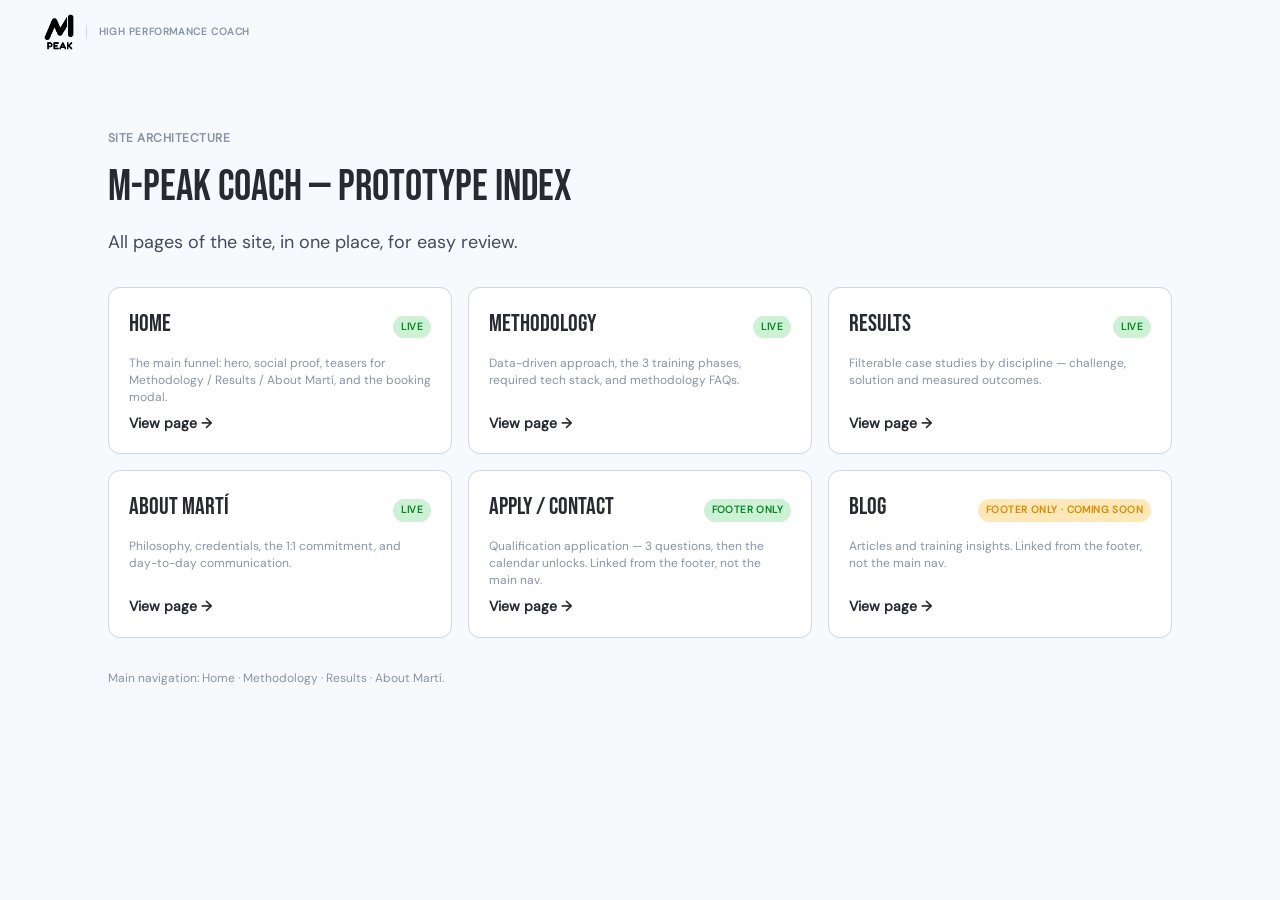
<file: index.html>
<!DOCTYPE html>
<html lang="en">
<head>
<meta charset="UTF-8">
<meta name="viewport" content="width=device-width, initial-scale=1.0">
<title>M-Peak Coach — Site Index</title>
<link rel="stylesheet" href="css/style.css">
</head>
<body class="index-page">

<a class="skip-link" href="#main">Skip to content</a>

<!-- ============================= HEADER ============================= -->
<header class="site-header">
  <div class="site-header-inner">
    <a href="index.html" class="logo">
      <img class="logo-mark" src="assets/logo-mark.png" alt="M-Peak Coach">
      <span class="logo-tagline">High Performance Coach</span>
    </a>
  </div>
</header>

<main id="main">
  <section class="section" style="padding-top: var(--wf-space-16);">
    <div class="section-inner">
      <div class="section-header">
        <span class="eyebrow">Site architecture</span>
        <h1 class="h1">M-Peak Coach — Prototype Index</h1>
        <p class="body-lead">All pages of the site, in one place, for easy review.</p>
      </div>

      <div class="index-grid">

        <div class="index-card">
          <div class="index-card-top">
            <h3 class="h3">Home</h3>
            <span class="index-status is-live">Live</span>
          </div>
          <p class="body-s">The main funnel: hero, social proof, teasers for Methodology / Results / About Martí, and the booking modal.</p>
          <a class="index-card-link" href="prototipo.html">View page →</a>
        </div>

        <div class="index-card">
          <div class="index-card-top">
            <h3 class="h3">Methodology</h3>
            <span class="index-status is-live">Live</span>
          </div>
          <p class="body-s">Data-driven approach, the 3 training phases, required tech stack, and methodology FAQs.</p>
          <a class="index-card-link" href="methodology.html">View page →</a>
        </div>

        <div class="index-card">
          <div class="index-card-top">
            <h3 class="h3">Results</h3>
            <span class="index-status is-live">Live</span>
          </div>
          <p class="body-s">Filterable case studies by discipline — challenge, solution and measured outcomes.</p>
          <a class="index-card-link" href="results.html">View page →</a>
        </div>

        <div class="index-card">
          <div class="index-card-top">
            <h3 class="h3">About Martí</h3>
            <span class="index-status is-live">Live</span>
          </div>
          <p class="body-s">Philosophy, credentials, the 1:1 commitment, and day-to-day communication.</p>
          <a class="index-card-link" href="about-marti.html">View page →</a>
        </div>

        <div class="index-card">
          <div class="index-card-top">
            <h3 class="h3">Apply / Contact</h3>
            <span class="index-status is-live">Footer only</span>
          </div>
          <p class="body-s">Qualification application — 3 questions, then the calendar unlocks. Linked from the footer, not the main nav.</p>
          <a class="index-card-link" href="contact.html">View page →</a>
        </div>

        <div class="index-card">
          <div class="index-card-top">
            <h3 class="h3">Blog</h3>
            <span class="index-status is-soon">Footer only · Coming soon</span>
          </div>
          <p class="body-s">Articles and training insights. Linked from the footer, not the main nav.</p>
          <a class="index-card-link" href="blog.html">View page →</a>
        </div>

      </div>

      <p class="body-s index-empty-note">Main navigation: Home · Methodology · Results · About Martí.</p>
    </div>
  </section>
</main>

</body>
</html>
</file>
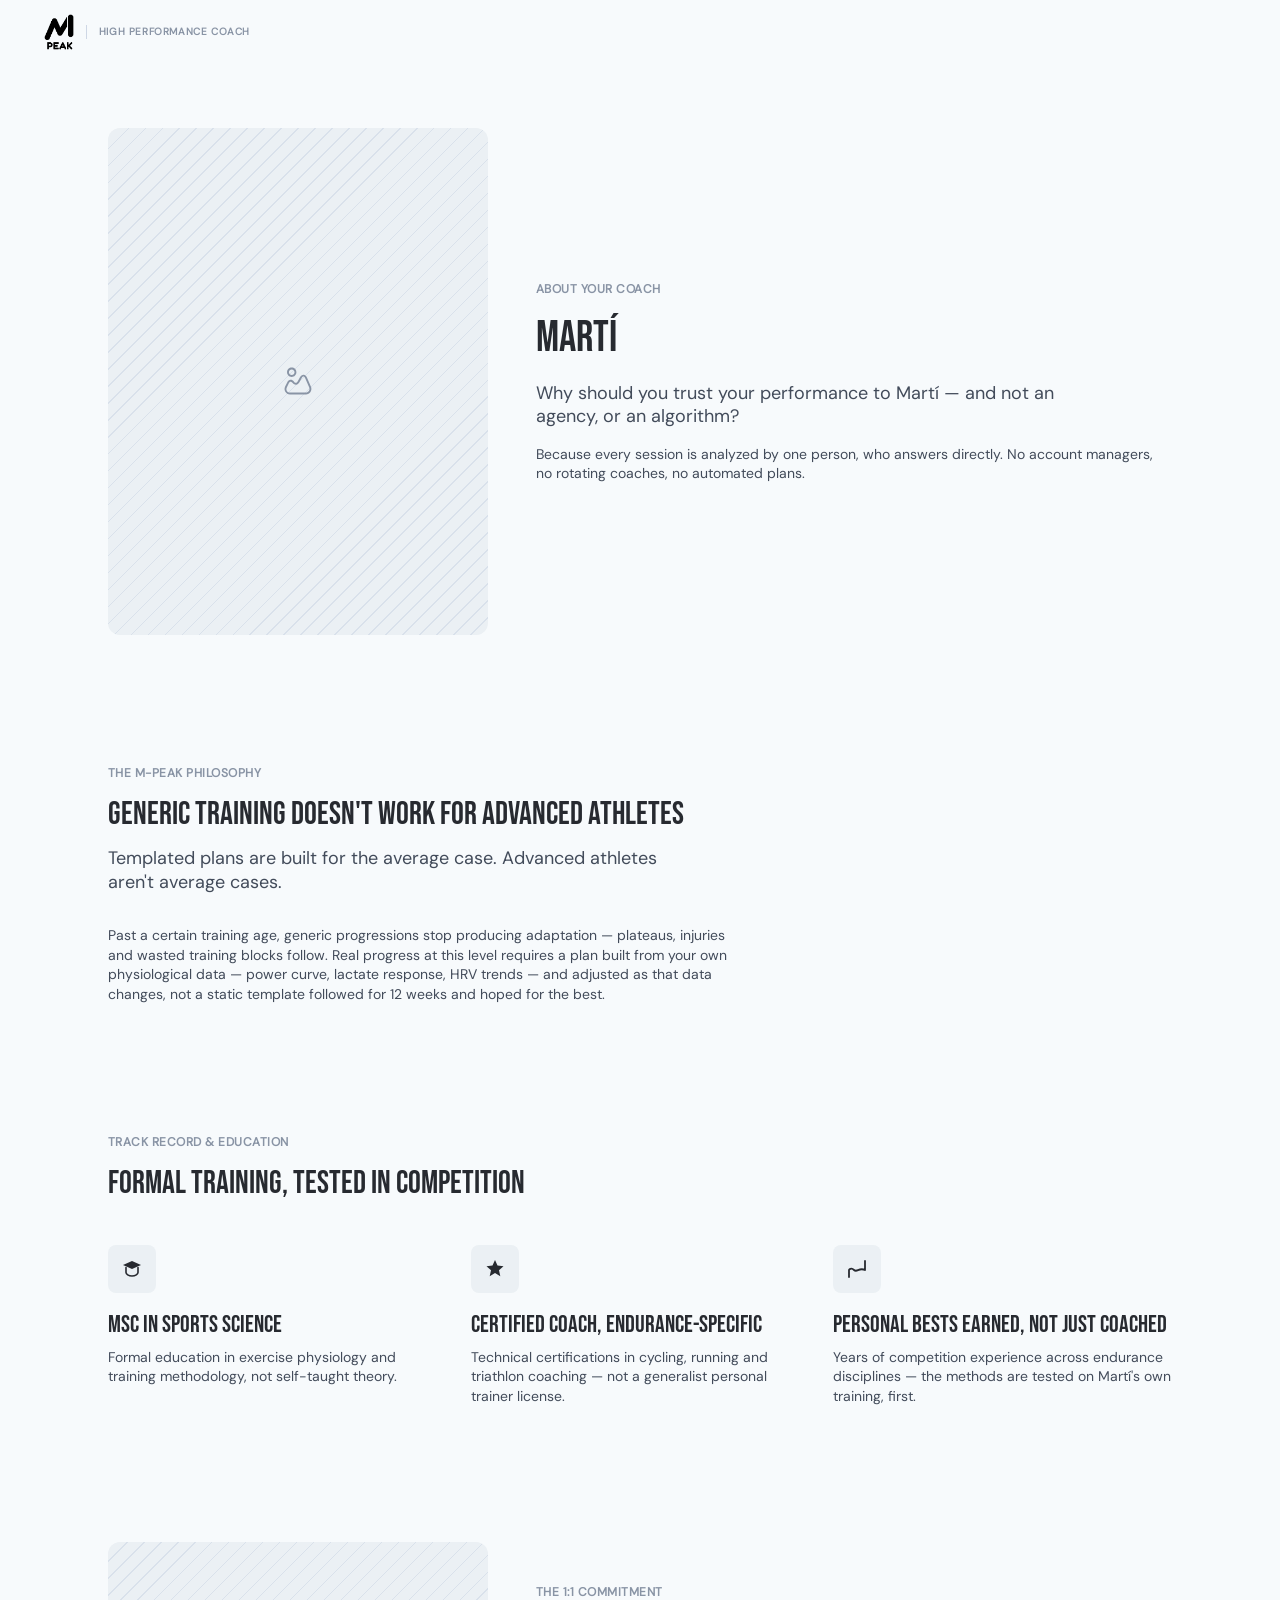
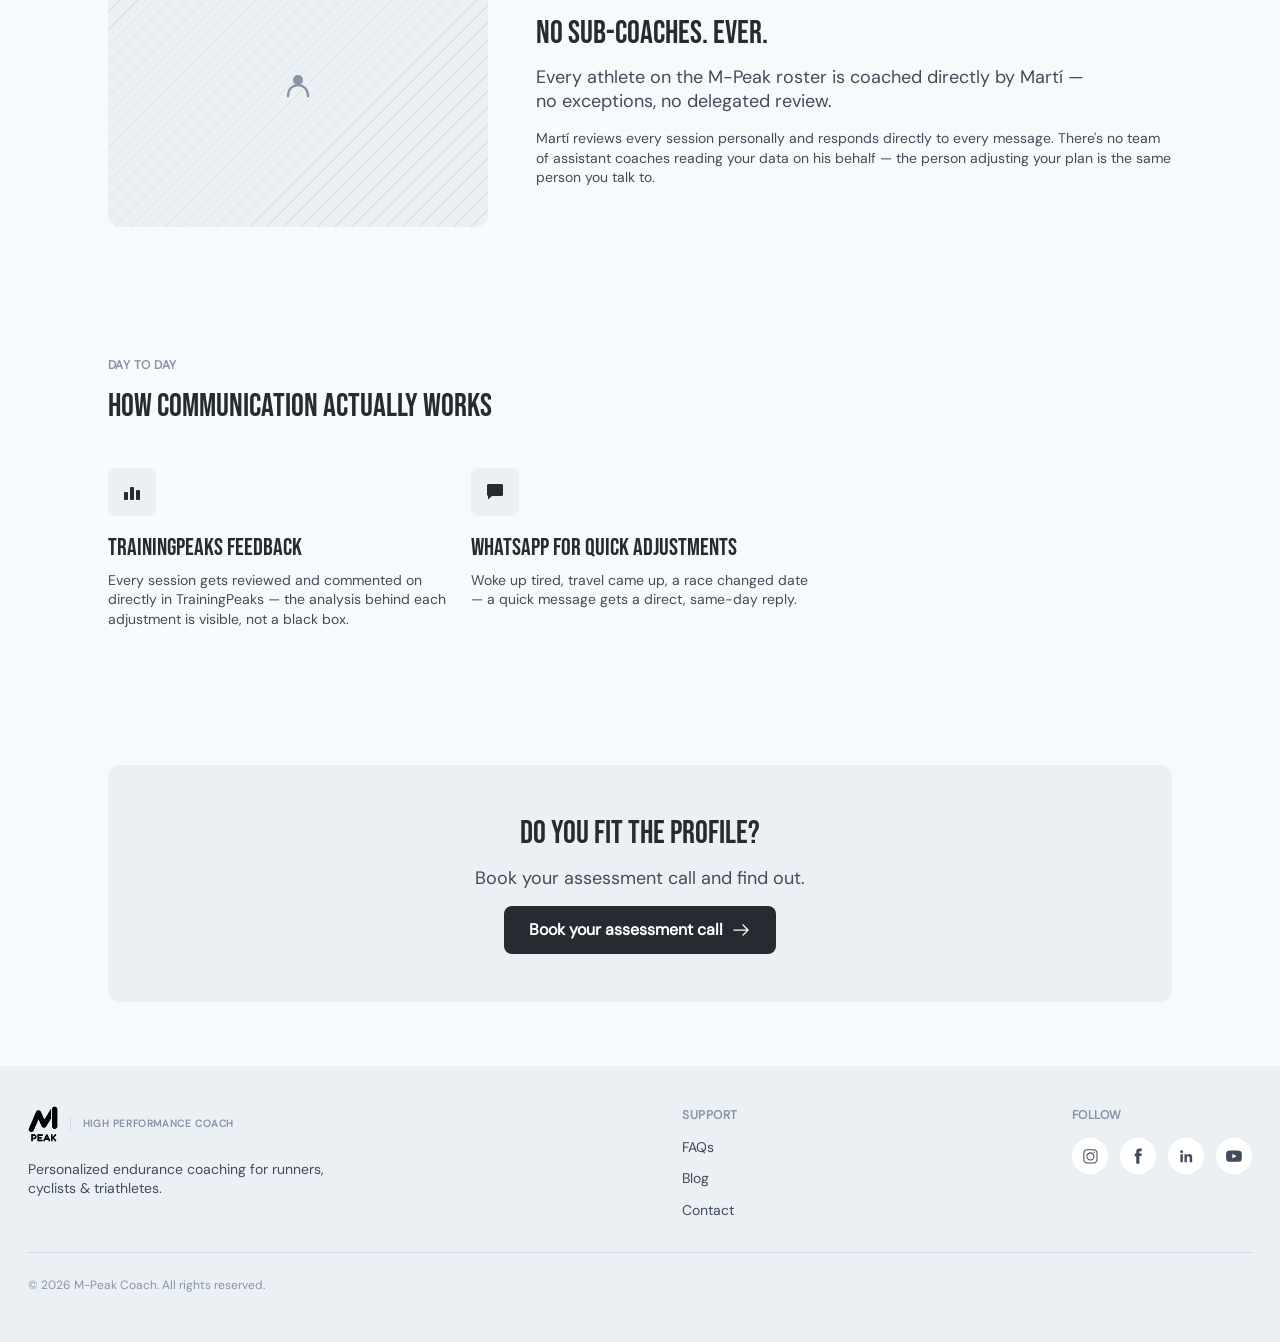
<file: about-marti.html>
<!DOCTYPE html>
<html lang="en">
<head>
<meta charset="UTF-8">
<meta name="viewport" content="width=device-width, initial-scale=1.0">
<title>M-Peak Coach — About Martí</title>
<link rel="stylesheet" href="css/style.css">
</head>
<body>

<a class="skip-link" href="#main">Skip to content</a>

<header class="site-header">
  <div class="header-menu" id="headerMenu">
    <div class="header-menu-inner">
      <img class="header-menu-logo" src="assets/logo-mark.png" alt="M-Peak Coach">
      <div class="header-menu-links">
        <nav class="nav-desktop" aria-label="Primary">
          <a href="methodology.html">Methodology</a>
          <a href="results.html">Results</a>
          <a href="about-marti.html">About Martí</a>
        </nav>

        <a href="contact.html" class="btn btn-m header-cta">
          <span>Book a Call</span>
        </a>
      </div>
    </div>
  </div>

  <div class="site-header-inner">
    <a href="prototipo.html" class="logo">
      <img class="logo-mark" src="assets/logo-mark.png" alt="M-Peak Coach">
      <span class="logo-tagline">High Performance Coach</span>
    </a>

    <button class="menu-toggle" id="menuToggle" aria-label="Open menu" aria-expanded="false" aria-controls="mobileNav">
      <svg width="20" height="20" viewBox="0 0 24 24" fill="none"><path d="M4 7H20M4 12H20M4 17H20" stroke="currentColor" stroke-width="1.8" stroke-linecap="round"/></svg>
    </button>
  </div>
</header>

<div class="mobile-nav" id="mobileNav">
  <div class="mobile-nav-top">
    <span class="logo">
      <img class="logo-mark" src="assets/logo-mark.png" alt="M-Peak Coach">
      <span class="logo-tagline">High Performance Coach</span>
    </span>
    <button class="menu-toggle" id="menuClose" aria-label="Close menu">
      <svg width="20" height="20" viewBox="0 0 24 24" fill="none" xmlns="http://www.w3.org/2000/svg"><g transform="translate(-616,-509)"><g><path fill-rule="evenodd" clip-rule="evenodd" d="M634.53 515.53C634.823 515.237 634.823 514.763 634.53 514.47C634.237 514.177 633.763 514.177 633.47 514.47L628 519.939L622.53 514.47C622.237 514.177 621.763 514.177 621.47 514.47C621.177 514.763 621.177 515.237 621.47 515.53L626.939 521L621.47 526.47C621.177 526.763 621.177 527.237 621.47 527.53C621.763 527.823 622.237 527.823 622.53 527.53L628 522.061L633.47 527.53C633.763 527.823 634.237 527.823 634.53 527.53C634.823 527.237 634.823 526.763 634.53 526.47L629.061 521L634.53 515.53Z" fill="currentColor" /></g></g></svg>
    </button>
  </div>
  <nav class="mobile-nav-links" aria-label="Mobile primary">
    <a href="methodology.html">Methodology</a>
    <a href="results.html">Results</a>
    <a href="about-marti.html">About Martí</a>
  </nav>
  <a href="contact.html" class="btn btn-primary btn-l" style="margin-top: var(--wf-space-6);">
    <span>Book a Call</span>
  </a>
</div>

<main id="main">

  <!-- ============================= INTRO ============================= -->
  <section class="section hero">
    <div class="section-inner coach-grid">
      <div class="coach-media">
        <div class="wf-media rounded size-l ratio-3-4">
          <svg width="30" height="30" viewBox="0 0 24 24" fill="none" xmlns="http://www.w3.org/2000/svg"><g transform="translate(-232,-317)"><g><g><path fill-rule="evenodd" clip-rule="evenodd" d="M251.239 326.355C250.663 325.007 249.729 324.038 248.522 323.976L251.239 326.355ZM251.239 326.355L254.369 333.665C255.601 336.55 253.488 339.75 250.35 339.75H237.59C234.353 339.75 232.239 336.334 233.7 333.434C233.7 333.433 233.7 333.433 233.7 333.432L235.42 329.983C235.966 328.897 236.843 328.171 237.895 328.058C238.948 327.945 239.958 328.47 240.717 329.423L240.72 329.427L240.938 329.704C241.441 330.331 241.972 330.522 242.388 330.488C242.804 330.453 243.295 330.177 243.684 329.476C243.684 329.477 243.684 329.476 243.684 329.476L245.574 326.066C246.286 324.784 247.315 323.914 248.522 323.976M246.886 326.794C247.484 325.716 248.085 325.456 248.446 325.474C248.806 325.492 249.376 325.813 249.86 326.945L252.99 334.254C252.99 334.254 252.99 334.255 252.99 334.254C253.798 336.149 252.412 338.25 250.35 338.25H237.59C235.467 338.25 234.082 336.008 235.04 334.108L235.041 334.105L236.76 330.657C236.76 330.657 236.76 330.656 236.761 330.656C237.144 329.893 237.642 329.594 238.055 329.549C238.466 329.505 239.011 329.69 239.542 330.355L239.76 330.633L239.764 330.639C240.501 331.559 241.484 332.068 242.512 331.982C243.541 331.897 244.425 331.233 244.996 330.204L246.886 326.794C246.886 326.793 246.886 326.794 246.886 326.794Z" fill="currentColor" /><path fill-rule="evenodd" clip-rule="evenodd" d="M238.97 319.75C237.727 319.75 236.72 320.757 236.72 322C236.72 323.243 237.727 324.25 238.97 324.25C240.213 324.25 241.22 323.243 241.22 322C241.22 320.757 240.213 319.75 238.97 319.75ZM235.22 322C235.22 319.929 236.899 318.25 238.97 318.25C241.041 318.25 242.72 319.929 242.72 322C242.72 324.071 241.041 325.75 238.97 325.75C236.899 325.75 235.22 324.071 235.22 322Z" fill="currentColor" /></g></g></g></svg>
        </div>
      </div>
      <div class="coach-text">
        <span class="eyebrow">About your coach</span>
        <h1 class="h1">Martí</h1>
        <p class="body-lead">Why should you trust your performance to Martí — and not an agency, or an algorithm?</p>
        <p class="body">Because every session is analyzed by one person, who answers directly. No account managers, no rotating coaches, no automated plans.</p>
      </div>
    </div>
  </section>

  <!-- ========================= PHILOSOPHY ========================= -->
  <section class="section why">
    <div class="section-inner">
      <div class="section-header">
        <span class="eyebrow">The M-Peak philosophy</span>
        <h2 class="h2">Generic training doesn't work for advanced athletes</h2>
        <p class="body-lead">Templated plans are built for the average case. Advanced athletes aren't average cases.</p>
      </div>
      <p class="body" style="max-width: 640px;">Past a certain training age, generic progressions stop producing adaptation — plateaus, injuries and wasted training blocks follow. Real progress at this level requires a plan built from your own physiological data — power curve, lactate response, HRV trends — and adjusted as that data changes, not a static template followed for 12 weeks and hoped for the best.</p>
    </div>
  </section>

  <!-- ========================= TRACK RECORD ========================= -->
  <section class="section social-proof">
    <div class="section-inner">
      <div class="section-header">
        <span class="eyebrow">Track record &amp; education</span>
        <h2 class="h2">Formal training, tested in competition</h2>
      </div>
      <div class="diff-grid">
        <div class="diff-card">
          <div class="diff-icon"><svg width="24" height="24" viewBox="0 0 24 24" fill="none"><path d="M12 4L21 8L12 12L3 8L12 4Z" fill="currentColor"/><path d="M6 10.5V15.5C6 17 8.5 19 12 19C15.5 19 18 17 18 15.5V10.5" stroke="currentColor" stroke-width="1.6" stroke-linecap="round" stroke-linejoin="round"/></svg></div>
          <h3 class="h3">MSc in Sports Science</h3>
          <p class="body">Formal education in exercise physiology and training methodology, not self-taught theory.</p>
        </div>
        <div class="diff-card">
          <div class="diff-icon"><svg width="24" height="24" viewBox="0 0 24 24" fill="none"><path d="M12 3L14.5 8.5L20.5 9.3L16 13.2L17.3 19.2L12 16L6.7 19.2L8 13.2L3.5 9.3L9.5 8.5L12 3Z" fill="currentColor"/></svg></div>
          <h3 class="h3">Certified coach, endurance-specific</h3>
          <p class="body">Technical certifications in cycling, running and triathlon coaching — not a generalist personal trainer license.</p>
        </div>
        <div class="diff-card">
          <div class="diff-icon"><svg width="24" height="24" viewBox="0 0 24 24" fill="none"><path d="M4 20V13M4 13C4 13 6 10 9 13C12 16 14 10 20 13M20 13V4" stroke="currentColor" stroke-width="1.8" stroke-linecap="round" stroke-linejoin="round"/></svg></div>
          <h3 class="h3">Personal bests earned, not just coached</h3>
          <p class="body">Years of competition experience across endurance disciplines — the methods are tested on Martí's own training, first.</p>
        </div>
      </div>
    </div>
  </section>

  <!-- ========================= 1:1 COMMITMENT ========================= -->
  <section class="section coach">
    <div class="section-inner coach-grid">
      <div class="coach-media">
        <div class="wf-media rounded size-l ratio-4-3">
          <svg width="30" height="30" viewBox="0 0 24 24" fill="none"><circle cx="12" cy="8" r="4" fill="currentColor"/><path d="M4 21C4 15.5 7.5 12 12 12C16.5 12 20 15.5 20 21" stroke="currentColor" stroke-width="1.8" stroke-linecap="round"/></svg>
        </div>
      </div>
      <div class="coach-text">
        <span class="eyebrow">The 1:1 commitment</span>
        <h2 class="h2">No sub-coaches. Ever.</h2>
        <p class="body-lead">Every athlete on the M-Peak roster is coached directly by Martí — no exceptions, no delegated review.</p>
        <p class="body">Martí reviews every session personally and responds directly to every message. There's no team of assistant coaches reading your data on his behalf — the person adjusting your plan is the same person you talk to.</p>
      </div>
    </div>
  </section>

  <!-- ========================= DAY TO DAY ========================= -->
  <section class="section why">
    <div class="section-inner">
      <div class="section-header">
        <span class="eyebrow">Day to day</span>
        <h2 class="h2">How communication actually works</h2>
      </div>
      <div class="diff-grid">
        <div class="diff-card">
          <div class="diff-icon"><svg width="24" height="24" viewBox="0 0 24 24" fill="none"><rect x="4" y="12" width="4" height="8" rx="1" fill="currentColor"/><rect x="10" y="7" width="4" height="13" rx="1" fill="currentColor"/><rect x="16" y="10" width="4" height="10" rx="1" fill="currentColor"/></svg></div>
          <h3 class="h3">TrainingPeaks feedback</h3>
          <p class="body">Every session gets reviewed and commented on directly in TrainingPeaks — the analysis behind each adjustment is visible, not a black box.</p>
        </div>
        <div class="diff-card">
          <div class="diff-icon"><svg width="24" height="24" viewBox="0 0 24 24" fill="none"><path d="M4 5.5C4 4.67 4.67 4 5.5 4H18.5C19.33 4 20 4.67 20 5.5V14.5C20 15.33 19.33 16 18.5 16H9L5 19.5V16H5.5C4.67 16 4 15.33 4 14.5V5.5Z" fill="currentColor"/></svg></div>
          <h3 class="h3">WhatsApp for quick adjustments</h3>
          <p class="body">Woke up tired, travel came up, a race changed date — a quick message gets a direct, same-day reply.</p>
        </div>
      </div>
    </div>
  </section>

  <!-- ============================ CTA ============================ -->
  <section class="section cta-block">
    <div class="section-inner">
      <div class="cta-card">
        <h2 class="h2">Do you fit the profile?</h2>
        <p class="body-lead">Book your assessment call and find out.</p>
        <a href="contact.html" class="btn btn-primary btn-l">
          <span>Book your assessment call</span>
          <svg width="20" height="20" viewBox="0 0 24 24" fill="none" xmlns="http://www.w3.org/2000/svg"><g transform="translate(-552,-253)"><g><path fill-rule="evenodd" clip-rule="evenodd" d="M566.96 258.4C566.667 258.107 566.193 258.107 565.9 258.4C565.607 258.693 565.607 259.168 565.9 259.461L570.689 264.25H555.5C555.086 264.25 554.75 264.586 554.75 265C554.75 265.414 555.086 265.75 555.5 265.75H570.689L565.9 270.54C565.607 270.833 565.607 271.308 565.9 271.601C566.193 271.893 566.667 271.893 566.96 271.601L573.03 265.531C573.171 265.39 573.25 265.199 573.25 265C573.25 264.801 573.171 264.61 573.03 264.47L566.96 258.4Z" fill="currentColor" /></g></g></svg>
        </a>
      </div>
    </div>
  </section>

</main>

<!-- ============================== FOOTER ============================== -->
<footer class="site-footer">
  <div class="section-inner footer-grid">
    <div class="footer-brand">
      <span class="logo logo--footer">
        <img class="logo-mark" src="assets/logo-mark.png" alt="M-Peak Coach">
        <span class="logo-tagline">High Performance Coach</span>
      </span>
      <p class="body">Personalized endurance coaching for runners, cyclists &amp; triathletes.</p>
    </div>

    <div class="footer-col">
      <span class="footer-col-title">Support</span>
      <a href="methodology.html#faq">FAQs</a>
      <a href="blog.html">Blog</a>
      <a href="contact.html">Contact</a>
    </div>

    <div class="footer-col">
      <span class="footer-col-title">Follow</span>
      <div class="footer-social">
        <a href="#" aria-label="Instagram"><svg width="20" height="20" viewBox="0 0 24 24" fill="none" xmlns="http://www.w3.org/2000/svg"><g transform="translate(-104,-253)"><g><path fill-rule="evenodd" clip-rule="evenodd" d="M120.548 258.214H112.452C110.664 258.214 109.214 259.664 109.214 261.452V269.548C109.214 271.336 110.664 272.786 112.452 272.786H120.548C122.336 272.786 123.786 271.336 123.786 269.548V261.452C123.786 259.664 122.336 258.214 120.548 258.214ZM120.548 257C123.007 257 125 258.993 125 261.452V269.548C125 272.007 123.007 274 120.548 274H112.452C109.993 274 108 272.007 108 269.548V261.452C108 258.993 109.993 257 112.452 257H120.548ZM116.5 261.857C114.488 261.857 112.857 263.488 112.857 265.5C112.857 267.512 114.488 269.143 116.5 269.143C118.512 269.143 120.143 267.512 120.143 265.5C120.143 263.488 118.512 261.857 116.5 261.857ZM116.5 260.643C119.183 260.643 121.357 262.817 121.357 265.5C121.357 267.465 120.174 269.236 118.359 269.987C116.544 270.739 114.455 270.324 113.065 268.935C111.676 267.545 111.261 265.456 112.013 263.641C112.764 261.826 114.535 260.643 116.5 260.643ZM121.155 261.25C120.708 261.25 120.345 260.888 120.345 260.44C120.345 259.993 120.708 259.631 121.155 259.631C121.602 259.631 121.964 259.993 121.964 260.44C121.964 260.888 121.602 261.25 121.155 261.25Z" fill="currentColor" /></g></g></svg></a>
        <a href="#" aria-label="Facebook"><svg width="20" height="20" viewBox="0 0 24 24" fill="none" xmlns="http://www.w3.org/2000/svg"><g transform="translate(-40,-253)"><g><path fill-rule="evenodd" clip-rule="evenodd" d="M49.9265 274.387H53.6288V265.116H56.2119L56.487 262.011H53.6288C53.6288 262.011 53.6288 260.852 53.6288 260.243C53.6288 259.511 53.7752 259.222 54.4834 259.222C55.0531 259.222 56.487 259.222 56.487 259.222V256C56.487 256 54.3747 256 53.9234 256C51.1685 256 49.9265 257.213 49.9265 259.536C49.9265 261.559 49.9265 262.011 49.9265 262.011H48V265.154H49.9265V274.387Z" fill="currentColor" /></g></g></svg></a>
        <a href="#" aria-label="Linkedin"><svg width="20" height="20" viewBox="0 0 24 24" fill="none" xmlns="http://www.w3.org/2000/svg"><g transform="translate(-168,-253)"><g><path fill-rule="evenodd" clip-rule="evenodd" d="M176.259 262.803V272.408H173.286V262.803H176.259ZM183.907 262.509C185.944 262.509 187.402 263.753 187.402 266.327V272.408H184.443V267.366C184.443 265.984 183.917 265.211 182.824 265.211C181.634 265.211 181.013 266.016 181.013 267.366V272.408H178.16V262.803H181.013V264.097C181.013 264.097 181.87 262.509 183.907 262.509ZM174.758 258C175.73 258 176.516 258.794 176.516 259.772C176.516 260.751 175.73 261.545 174.758 261.545C173.787 261.545 173 260.751 173 259.772C173 258.794 173.787 258 174.758 258Z" fill="currentColor" /></g></g></svg></a>
        <a href="#" aria-label="Youtube"><svg width="20" height="20" viewBox="0 0 24 24" fill="none" xmlns="http://www.w3.org/2000/svg"><g transform="translate(-424,-253)"><g><path fill-rule="evenodd" clip-rule="evenodd" d="M434.04 267.997V262.359L438.995 265.178L434.04 267.997ZM445.062 260.586C444.844 259.765 444.201 259.118 443.386 258.899C441.907 258.5 435.978 258.5 435.978 258.5C435.978 258.5 430.05 258.5 428.572 258.899C427.757 259.118 427.114 259.765 426.896 260.586C426.5 262.073 426.5 265.178 426.5 265.178C426.5 265.178 426.5 268.283 426.896 269.771C427.114 270.592 427.757 271.238 428.572 271.458C430.05 271.856 435.978 271.856 435.978 271.856C435.978 271.856 441.907 271.856 443.386 271.458C444.201 271.238 444.844 270.592 445.062 269.771C445.458 268.283 445.458 265.178 445.458 265.178C445.458 265.178 445.458 262.073 445.062 260.586Z" fill="currentColor" /></g></g></svg></a>
      </div>
    </div>
  </div>
  <div class="footer-bottom">
    <p class="body-s">&copy; 2026 M-Peak Coach. All rights reserved.</p>
  </div>
</footer>

<script src="js/script.js"></script>
</body>
</html>
</file>
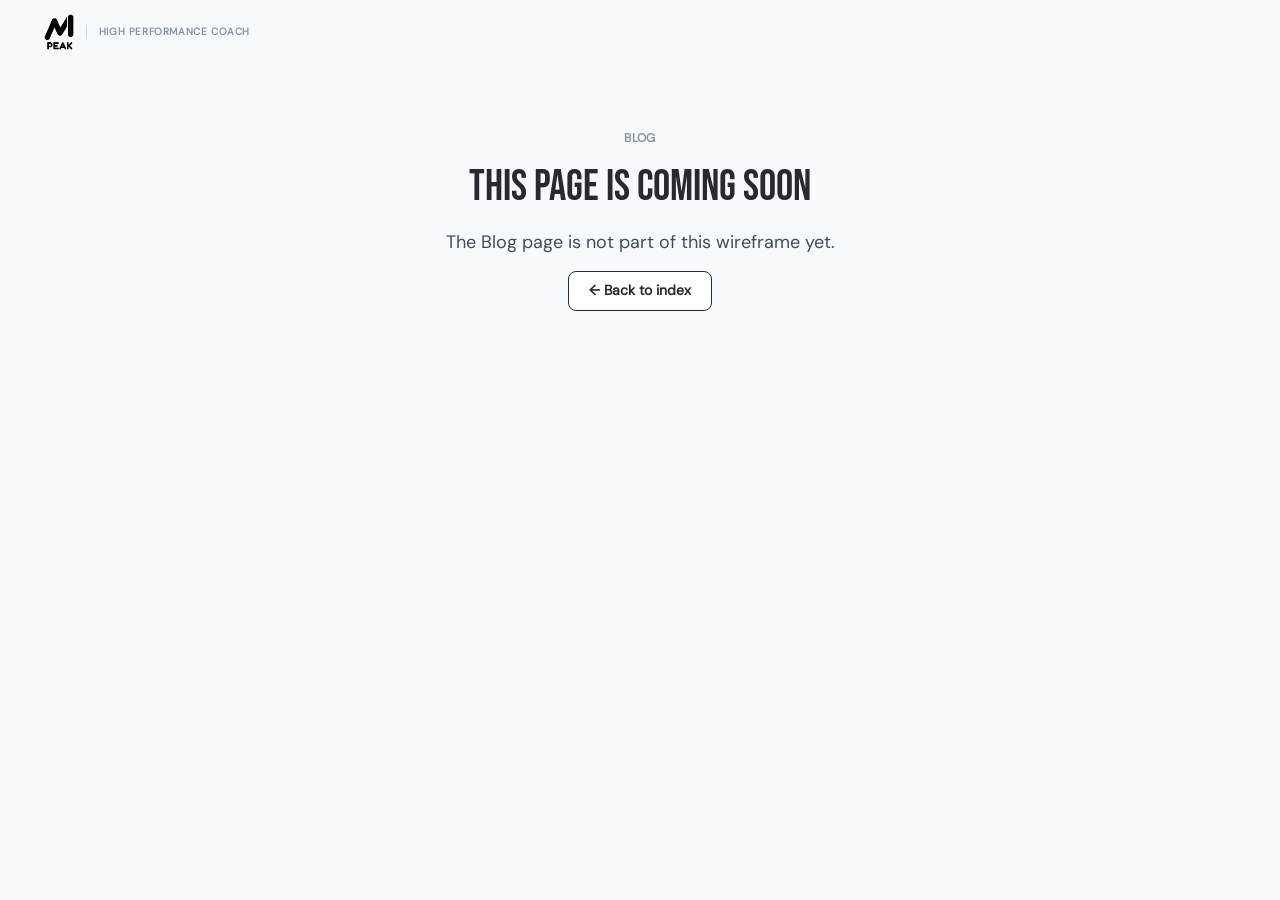
<file: blog.html>
<!DOCTYPE html>
<html lang="en">
<head>
<meta charset="UTF-8">
<meta name="viewport" content="width=device-width, initial-scale=1.0">
<title>M-Peak Coach — Blog (Coming soon)</title>
<link rel="stylesheet" href="css/style.css">
</head>
<body class="index-page">

<a class="skip-link" href="#main">Skip to content</a>

<header class="site-header">
  <div class="site-header-inner">
    <a href="index.html" class="logo">
      <img class="logo-mark" src="assets/logo-mark.png" alt="M-Peak Coach">
      <span class="logo-tagline">High Performance Coach</span>
    </a>
  </div>
</header>

<main id="main">
  <section class="section" style="padding-top: var(--wf-space-16); text-align: center;">
    <div class="section-inner">
      <span class="eyebrow">Blog</span>
      <h1 class="h1">This page is coming soon</h1>
      <p class="body-lead" style="margin-left: auto; margin-right: auto;">The Blog page is not part of this wireframe yet.</p>
      <a class="btn btn-secondary btn-m" href="index.html">← Back to index</a>
    </div>
  </section>
</main>

</body>
</html>
</file>
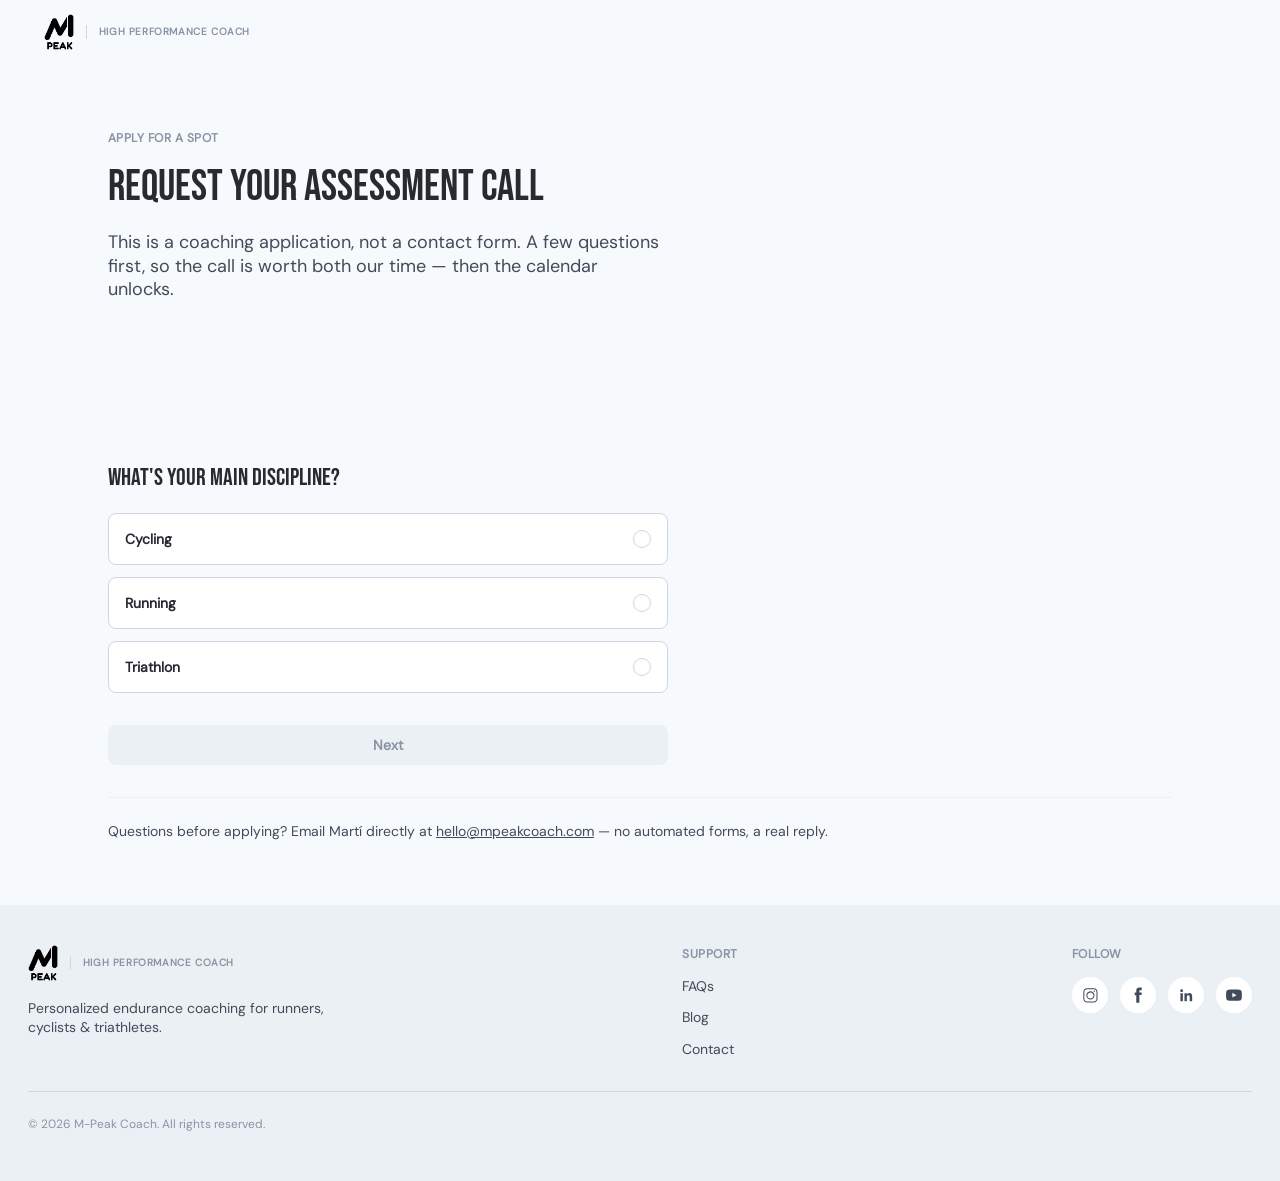
<file: contact.html>
<!DOCTYPE html>
<html lang="en">
<head>
<meta charset="UTF-8">
<meta name="viewport" content="width=device-width, initial-scale=1.0">
<title>M-Peak Coach — Apply</title>
<link rel="stylesheet" href="css/style.css">
</head>
<body>

<a class="skip-link" href="#main">Skip to content</a>

<header class="site-header">
  <div class="header-menu" id="headerMenu">
    <div class="header-menu-inner">
      <img class="header-menu-logo" src="assets/logo-mark.png" alt="M-Peak Coach">
      <div class="header-menu-links">
        <nav class="nav-desktop" aria-label="Primary">
          <a href="methodology.html">Methodology</a>
          <a href="results.html">Results</a>
          <a href="about-marti.html">About Martí</a>
        </nav>

        <a href="#apply" class="btn btn-m header-cta">
          <span>Apply Now</span>
        </a>
      </div>
    </div>
  </div>

  <div class="site-header-inner">
    <a href="prototipo.html" class="logo">
      <img class="logo-mark" src="assets/logo-mark.png" alt="M-Peak Coach">
      <span class="logo-tagline">High Performance Coach</span>
    </a>

    <button class="menu-toggle" id="menuToggle" aria-label="Open menu" aria-expanded="false" aria-controls="mobileNav">
      <svg width="20" height="20" viewBox="0 0 24 24" fill="none"><path d="M4 7H20M4 12H20M4 17H20" stroke="currentColor" stroke-width="1.8" stroke-linecap="round"/></svg>
    </button>
  </div>
</header>

<div class="mobile-nav" id="mobileNav">
  <div class="mobile-nav-top">
    <span class="logo">
      <img class="logo-mark" src="assets/logo-mark.png" alt="M-Peak Coach">
      <span class="logo-tagline">High Performance Coach</span>
    </span>
    <button class="menu-toggle" id="menuClose" aria-label="Close menu">
      <svg width="20" height="20" viewBox="0 0 24 24" fill="none" xmlns="http://www.w3.org/2000/svg"><g transform="translate(-616,-509)"><g><path fill-rule="evenodd" clip-rule="evenodd" d="M634.53 515.53C634.823 515.237 634.823 514.763 634.53 514.47C634.237 514.177 633.763 514.177 633.47 514.47L628 519.939L622.53 514.47C622.237 514.177 621.763 514.177 621.47 514.47C621.177 514.763 621.177 515.237 621.47 515.53L626.939 521L621.47 526.47C621.177 526.763 621.177 527.237 621.47 527.53C621.763 527.823 622.237 527.823 622.53 527.53L628 522.061L633.47 527.53C633.763 527.823 634.237 527.823 634.53 527.53C634.823 527.237 634.823 526.763 634.53 526.47L629.061 521L634.53 515.53Z" fill="currentColor" /></g></g></svg>
    </button>
  </div>
  <nav class="mobile-nav-links" aria-label="Mobile primary">
    <a href="methodology.html">Methodology</a>
    <a href="results.html">Results</a>
    <a href="about-marti.html">About Martí</a>
  </nav>
  <a href="#apply" class="btn btn-primary btn-l" style="margin-top: var(--wf-space-6);">
    <span>Apply Now</span>
  </a>
</div>

<main id="main">

  <!-- ============================= INTRO ============================= -->
  <section class="section hero">
    <div class="section-inner">
      <div class="section-header">
        <span class="eyebrow">Apply for a spot</span>
        <h1 class="h1">Request your assessment call</h1>
        <p class="body-lead">This is a coaching application, not a contact form. A few questions first, so the call is worth both our time — then the calendar unlocks.</p>
      </div>
    </div>
  </section>

  <!-- ===================== APPLICATION FORM ===================== -->
  <section class="section why" id="apply">
    <div class="section-inner">

      <form class="apply-form" id="applyForm">
        <div class="apply-step is-active" data-step="1">
          <h3 class="h3">What's your main discipline?</h3>
          <div class="option-list" data-question="Discipline">
            <button type="button" class="option-pill" data-value="Cycling"><span>Cycling</span><span class="option-pill-check"></span></button>
            <button type="button" class="option-pill" data-value="Running"><span>Running</span><span class="option-pill-check"></span></button>
            <button type="button" class="option-pill" data-value="Triathlon"><span>Triathlon</span><span class="option-pill-check"></span></button>
          </div>
          <div class="modal-nav">
            <button type="button" class="btn btn-primary btn-m apply-next" disabled>Next</button>
          </div>
        </div>

        <div class="apply-step" data-step="2">
          <h3 class="h3">Main goal in the next 6–12 months?</h3>
          <div class="option-list" data-question="Goal">
            <button type="button" class="option-pill" data-value="Break a PB"><span>Break a PB</span><span class="option-pill-check"></span></button>
            <button type="button" class="option-pill" data-value="Target race or event"><span>Target race or event</span><span class="option-pill-check"></span></button>
            <button type="button" class="option-pill" data-value="Increase FTP / VO2max"><span>Increase FTP / VO2max</span><span class="option-pill-check"></span></button>
            <button type="button" class="option-pill" data-value="Return from injury or plateau"><span>Return from injury or plateau</span><span class="option-pill-check"></span></button>
          </div>
          <div class="modal-nav">
            <button type="button" class="btn btn-secondary btn-m apply-back">Back</button>
            <button type="button" class="btn btn-primary btn-m apply-next" disabled>Next</button>
          </div>
        </div>

        <div class="apply-step" data-step="3">
          <h3 class="h3">Weekly training hours you can commit?</h3>
          <div class="option-list" data-question="Weekly hours">
            <button type="button" class="option-pill" data-value="Under 6h"><span>Under 6h</span><span class="option-pill-check"></span></button>
            <button type="button" class="option-pill" data-value="6–10h"><span>6–10h</span><span class="option-pill-check"></span></button>
            <button type="button" class="option-pill" data-value="10–15h"><span>10–15h</span><span class="option-pill-check"></span></button>
            <button type="button" class="option-pill" data-value="15h+"><span>15h+</span><span class="option-pill-check"></span></button>
          </div>
          <div class="modal-nav">
            <button type="button" class="btn btn-secondary btn-m apply-back">Back</button>
            <button type="button" class="btn btn-primary btn-m apply-next" disabled>Next</button>
          </div>
        </div>

        <div class="apply-step" data-step="4">
          <h3 class="h3">Your details</h3>
          <p class="body-s" style="margin-bottom: var(--wf-space-4);">So Martí knows who's on the call.</p>
          <div class="input-wrap">
            <input type="text" id="applyName" autocomplete="name">
            <label for="applyName">Name</label>
          </div>
          <div class="input-wrap">
            <input type="email" id="applyEmail" autocomplete="email">
            <label for="applyEmail">Email</label>
          </div>
          <div class="input-wrap">
            <input type="tel" id="applyPhone" autocomplete="tel">
            <label for="applyPhone">Phone</label>
          </div>
          <div class="modal-nav">
            <button type="button" class="btn btn-secondary btn-m apply-back">Back</button>
            <button type="submit" class="btn btn-primary btn-m">
              <span>Unlock the calendar</span>
            </button>
          </div>
        </div>
      </form>

      <div class="apply-confirmation" id="applyConfirmation">
        <h3 class="h3">You're in — pick a time</h3>
        <p class="body">Based on your answers, here's what the call will focus on:</p>
        <div class="modal-summary" id="applySummary"></div>

        <div class="calendly-placeholder">
          <div class="wf-media sharp size-l ratio-16-9">
            <svg width="30" height="30" viewBox="0 0 24 24" fill="none" xmlns="http://www.w3.org/2000/svg"><g transform="translate(-488,-253)"><g><path fill-rule="evenodd" clip-rule="evenodd" d="M496 254.25C496.414 254.25 496.75 254.586 496.75 255V255.75H503.25V255C503.25 254.586 503.586 254.25 504 254.25C504.414 254.25 504.75 254.586 504.75 255V255.78C506.286 255.908 507.504 256.44 508.362 257.365C509.346 258.425 509.75 259.885 509.75 261.5V269.092C510.372 269.896 510.75 270.902 510.75 272C510.75 272.889 510.502 273.733 510.062 274.449C509.241 275.825 507.732 276.75 506 276.75C504.909 276.75 503.9 276.385 503.097 275.75H496C494.107 275.75 492.632 275.205 491.638 274.135C490.654 273.075 490.25 271.615 490.25 270V261.5C490.25 259.885 490.654 258.425 491.638 257.365C492.496 256.44 493.714 255.908 495.25 255.78V255C495.25 254.586 495.586 254.25 496 254.25ZM495.25 258V257.286C494.065 257.407 493.264 257.818 492.737 258.385C492.121 259.049 491.777 260.035 491.752 261.34H508.248C508.223 260.035 507.879 259.049 507.263 258.385C506.736 257.818 505.935 257.407 504.75 257.286V258C504.75 258.414 504.414 258.75 504 258.75C503.586 258.75 503.25 258.414 503.25 258V257.25H496.75V258C496.75 258.414 496.414 258.75 496 258.75C495.586 258.75 495.25 258.414 495.25 258ZM491.75 270V262.84H508.25V267.818L508.215 267.799C507.556 267.45 506.802 267.25 506 267.25C503.376 267.25 501.25 269.376 501.25 272C501.25 272.808 501.455 273.579 501.823 274.25H496C494.393 274.25 493.368 273.795 492.737 273.115C492.096 272.425 491.75 271.385 491.75 270ZM506 268.75C506.973 268.75 507.841 269.178 508.436 269.854L508.437 269.855C508.944 270.437 509.25 271.184 509.25 272C509.25 272.609 509.079 273.183 508.782 273.666L508.782 273.666L508.775 273.677C508.216 274.618 507.186 275.25 506 275.25C505.178 275.25 504.437 274.95 503.873 274.444C503.866 274.437 503.859 274.431 503.852 274.425C503.609 274.222 503.395 273.968 503.228 273.682L503.218 273.666C502.921 273.183 502.75 272.609 502.75 272C502.75 270.204 504.204 268.75 506 268.75ZM508.069 271.571C508.373 271.289 508.392 270.815 508.111 270.511C507.829 270.207 507.355 270.188 507.051 270.469L505.45 271.95L504.97 271.47C504.677 271.177 504.203 271.177 503.91 271.47C503.617 271.763 503.617 272.237 503.91 272.53L504.9 273.52C505.185 273.805 505.644 273.814 505.939 273.541L508.069 271.571ZM499.995 265.7C499.443 265.7 498.995 266.148 498.995 266.7C498.995 267.252 499.443 267.7 499.995 267.7H500.004C500.557 267.7 501.004 267.252 501.004 266.7C501.004 266.148 500.557 265.7 500.004 265.7H499.995ZM495.294 266.7C495.294 266.148 495.742 265.7 496.294 265.7H496.303C496.856 265.7 497.303 266.148 497.303 266.7C497.303 267.252 496.856 267.7 496.303 267.7H496.294C495.742 267.7 495.294 267.252 495.294 266.7ZM496.294 268.7C495.742 268.7 495.294 269.148 495.294 269.7C495.294 270.252 495.742 270.7 496.294 270.7H496.303C496.856 270.7 497.303 270.252 497.303 269.7C497.303 269.148 496.856 268.7 496.303 268.7H496.294Z" fill="currentColor" /></g></g></svg>
          </div>
          <span class="calendly-label">Calendly booking widget</span>
        </div>
      </div>

      <div class="apply-direct">
        <p class="body">Questions before applying? Email Martí directly at <a href="mailto:hello@mpeakcoach.com" style="text-decoration: underline;">hello@mpeakcoach.com</a> — no automated forms, a real reply.</p>
      </div>

    </div>
  </section>

</main>

<!-- ============================== FOOTER ============================== -->
<footer class="site-footer">
  <div class="section-inner footer-grid">
    <div class="footer-brand">
      <span class="logo logo--footer">
        <img class="logo-mark" src="assets/logo-mark.png" alt="M-Peak Coach">
        <span class="logo-tagline">High Performance Coach</span>
      </span>
      <p class="body">Personalized endurance coaching for runners, cyclists &amp; triathletes.</p>
    </div>

    <div class="footer-col">
      <span class="footer-col-title">Support</span>
      <a href="methodology.html#faq">FAQs</a>
      <a href="blog.html">Blog</a>
      <a href="contact.html">Contact</a>
    </div>

    <div class="footer-col">
      <span class="footer-col-title">Follow</span>
      <div class="footer-social">
        <a href="#" aria-label="Instagram"><svg width="20" height="20" viewBox="0 0 24 24" fill="none" xmlns="http://www.w3.org/2000/svg"><g transform="translate(-104,-253)"><g><path fill-rule="evenodd" clip-rule="evenodd" d="M120.548 258.214H112.452C110.664 258.214 109.214 259.664 109.214 261.452V269.548C109.214 271.336 110.664 272.786 112.452 272.786H120.548C122.336 272.786 123.786 271.336 123.786 269.548V261.452C123.786 259.664 122.336 258.214 120.548 258.214ZM120.548 257C123.007 257 125 258.993 125 261.452V269.548C125 272.007 123.007 274 120.548 274H112.452C109.993 274 108 272.007 108 269.548V261.452C108 258.993 109.993 257 112.452 257H120.548ZM116.5 261.857C114.488 261.857 112.857 263.488 112.857 265.5C112.857 267.512 114.488 269.143 116.5 269.143C118.512 269.143 120.143 267.512 120.143 265.5C120.143 263.488 118.512 261.857 116.5 261.857ZM116.5 260.643C119.183 260.643 121.357 262.817 121.357 265.5C121.357 267.465 120.174 269.236 118.359 269.987C116.544 270.739 114.455 270.324 113.065 268.935C111.676 267.545 111.261 265.456 112.013 263.641C112.764 261.826 114.535 260.643 116.5 260.643ZM121.155 261.25C120.708 261.25 120.345 260.888 120.345 260.44C120.345 259.993 120.708 259.631 121.155 259.631C121.602 259.631 121.964 259.993 121.964 260.44C121.964 260.888 121.602 261.25 121.155 261.25Z" fill="currentColor" /></g></g></svg></a>
        <a href="#" aria-label="Facebook"><svg width="20" height="20" viewBox="0 0 24 24" fill="none" xmlns="http://www.w3.org/2000/svg"><g transform="translate(-40,-253)"><g><path fill-rule="evenodd" clip-rule="evenodd" d="M49.9265 274.387H53.6288V265.116H56.2119L56.487 262.011H53.6288C53.6288 262.011 53.6288 260.852 53.6288 260.243C53.6288 259.511 53.7752 259.222 54.4834 259.222C55.0531 259.222 56.487 259.222 56.487 259.222V256C56.487 256 54.3747 256 53.9234 256C51.1685 256 49.9265 257.213 49.9265 259.536C49.9265 261.559 49.9265 262.011 49.9265 262.011H48V265.154H49.9265V274.387Z" fill="currentColor" /></g></g></svg></a>
        <a href="#" aria-label="Linkedin"><svg width="20" height="20" viewBox="0 0 24 24" fill="none" xmlns="http://www.w3.org/2000/svg"><g transform="translate(-168,-253)"><g><path fill-rule="evenodd" clip-rule="evenodd" d="M176.259 262.803V272.408H173.286V262.803H176.259ZM183.907 262.509C185.944 262.509 187.402 263.753 187.402 266.327V272.408H184.443V267.366C184.443 265.984 183.917 265.211 182.824 265.211C181.634 265.211 181.013 266.016 181.013 267.366V272.408H178.16V262.803H181.013V264.097C181.013 264.097 181.87 262.509 183.907 262.509ZM174.758 258C175.73 258 176.516 258.794 176.516 259.772C176.516 260.751 175.73 261.545 174.758 261.545C173.787 261.545 173 260.751 173 259.772C173 258.794 173.787 258 174.758 258Z" fill="currentColor" /></g></g></svg></a>
        <a href="#" aria-label="Youtube"><svg width="20" height="20" viewBox="0 0 24 24" fill="none" xmlns="http://www.w3.org/2000/svg"><g transform="translate(-424,-253)"><g><path fill-rule="evenodd" clip-rule="evenodd" d="M434.04 267.997V262.359L438.995 265.178L434.04 267.997ZM445.062 260.586C444.844 259.765 444.201 259.118 443.386 258.899C441.907 258.5 435.978 258.5 435.978 258.5C435.978 258.5 430.05 258.5 428.572 258.899C427.757 259.118 427.114 259.765 426.896 260.586C426.5 262.073 426.5 265.178 426.5 265.178C426.5 265.178 426.5 268.283 426.896 269.771C427.114 270.592 427.757 271.238 428.572 271.458C430.05 271.856 435.978 271.856 435.978 271.856C435.978 271.856 441.907 271.856 443.386 271.458C444.201 271.238 444.844 270.592 445.062 269.771C445.458 268.283 445.458 265.178 445.458 265.178C445.458 265.178 445.458 262.073 445.062 260.586Z" fill="currentColor" /></g></g></svg></a>
      </div>
    </div>
  </div>
  <div class="footer-bottom">
    <p class="body-s">&copy; 2026 M-Peak Coach. All rights reserved.</p>
  </div>
</footer>

<script src="js/script.js"></script>
</body>
</html>
</file>
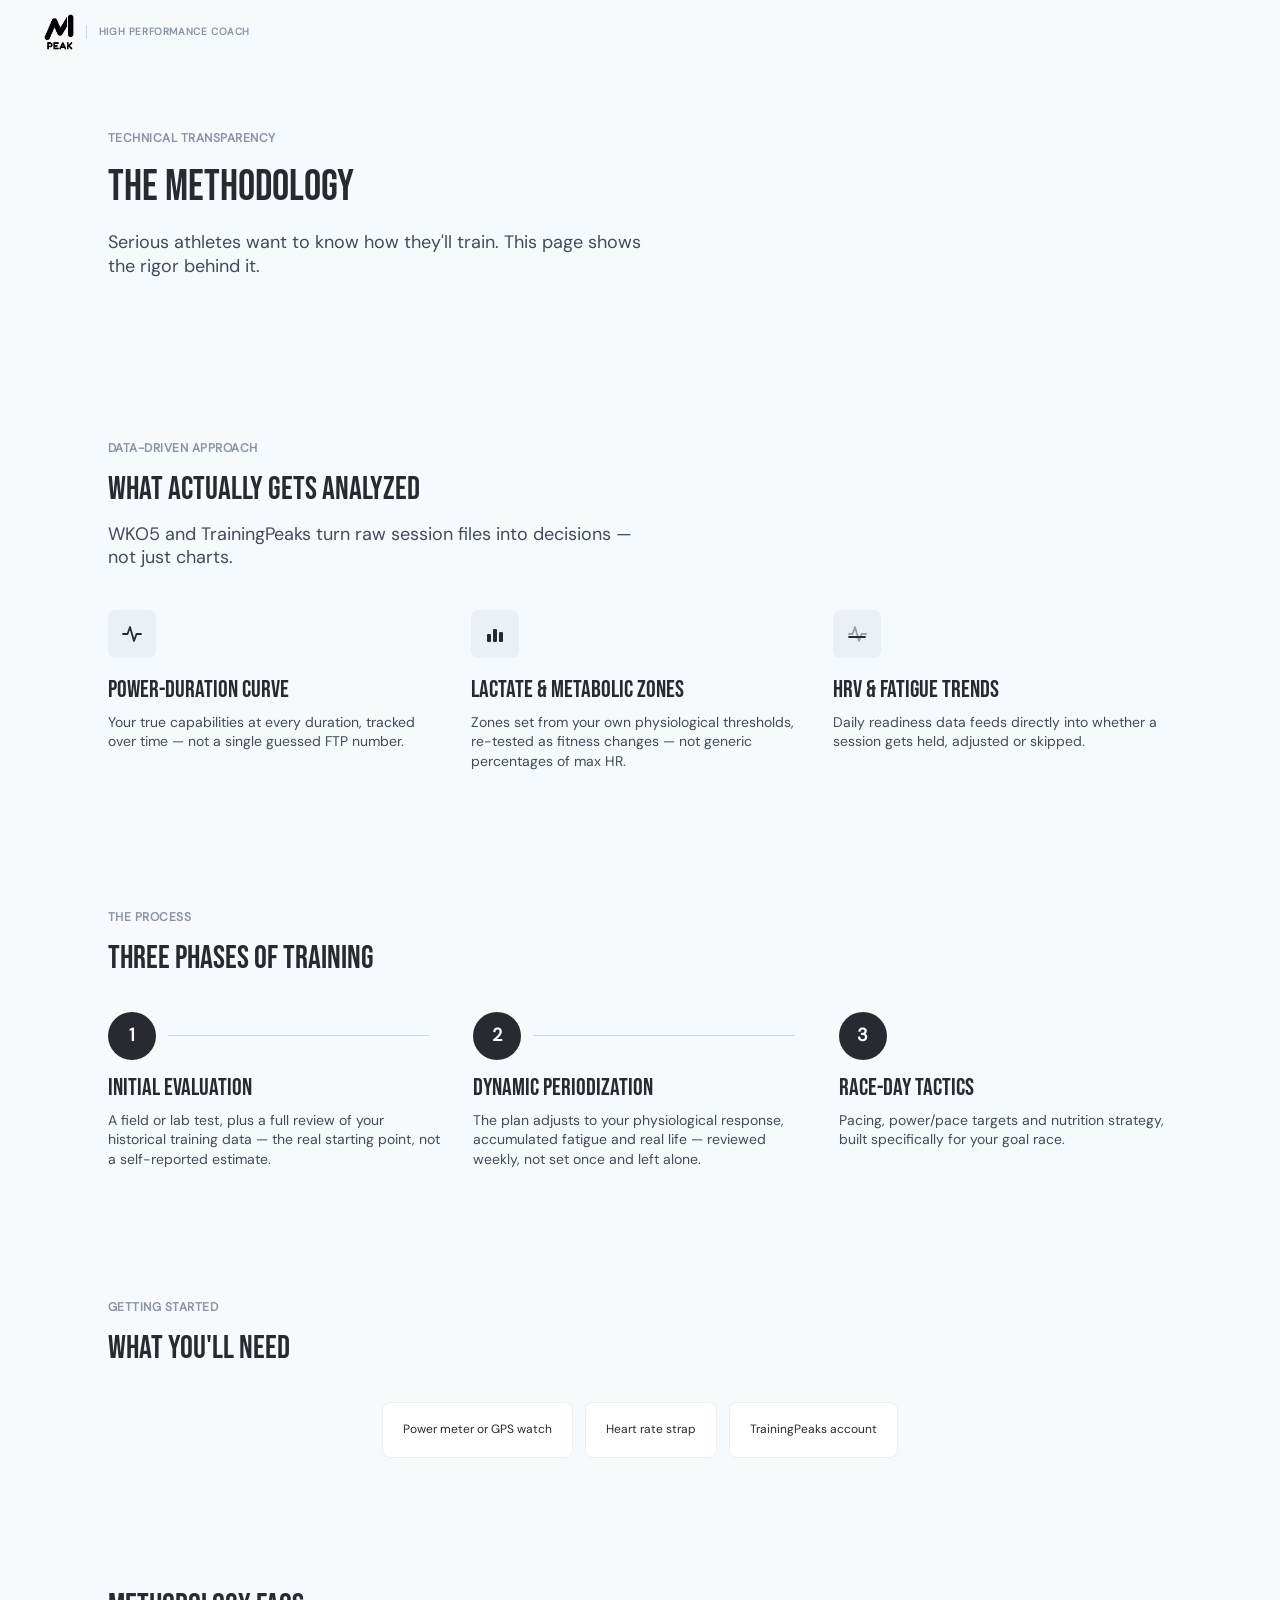
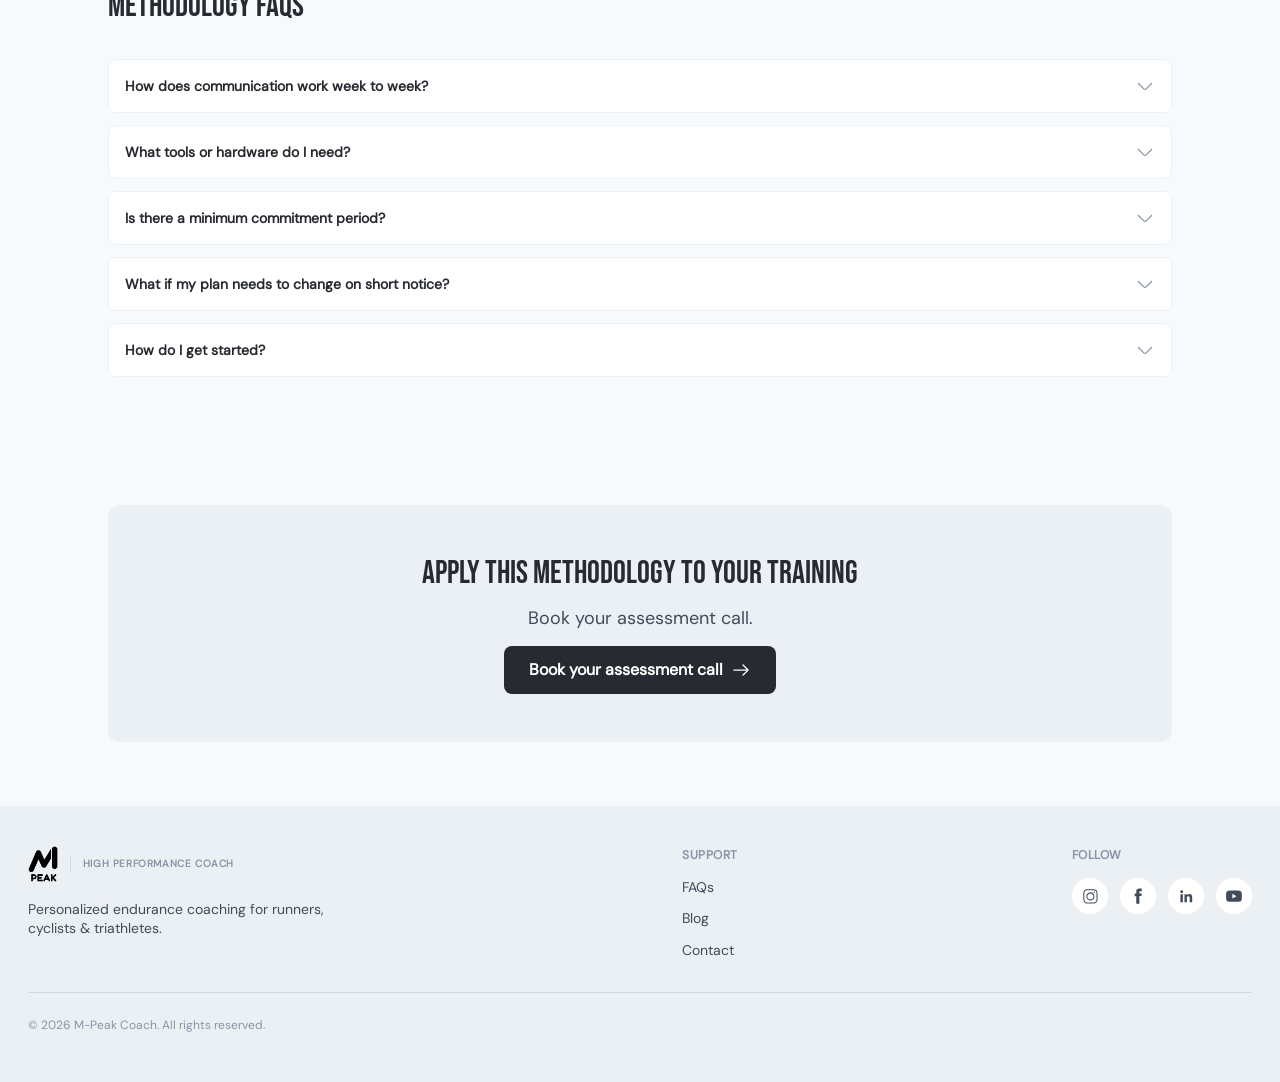
<file: methodology.html>
<!DOCTYPE html>
<html lang="en">
<head>
<meta charset="UTF-8">
<meta name="viewport" content="width=device-width, initial-scale=1.0">
<title>M-Peak Coach — Methodology</title>
<link rel="stylesheet" href="css/style.css">
</head>
<body>

<a class="skip-link" href="#main">Skip to content</a>

<header class="site-header">
  <div class="header-menu" id="headerMenu">
    <div class="header-menu-inner">
      <img class="header-menu-logo" src="assets/logo-mark.png" alt="M-Peak Coach">
      <div class="header-menu-links">
        <nav class="nav-desktop" aria-label="Primary">
          <a href="methodology.html">Methodology</a>
          <a href="results.html">Results</a>
          <a href="about-marti.html">About Martí</a>
        </nav>

        <a href="contact.html" class="btn btn-m header-cta">
          <span>Book a Call</span>
        </a>
      </div>
    </div>
  </div>

  <div class="site-header-inner">
    <a href="prototipo.html" class="logo">
      <img class="logo-mark" src="assets/logo-mark.png" alt="M-Peak Coach">
      <span class="logo-tagline">High Performance Coach</span>
    </a>

    <button class="menu-toggle" id="menuToggle" aria-label="Open menu" aria-expanded="false" aria-controls="mobileNav">
      <svg width="20" height="20" viewBox="0 0 24 24" fill="none"><path d="M4 7H20M4 12H20M4 17H20" stroke="currentColor" stroke-width="1.8" stroke-linecap="round"/></svg>
    </button>
  </div>
</header>

<div class="mobile-nav" id="mobileNav">
  <div class="mobile-nav-top">
    <span class="logo">
      <img class="logo-mark" src="assets/logo-mark.png" alt="M-Peak Coach">
      <span class="logo-tagline">High Performance Coach</span>
    </span>
    <button class="menu-toggle" id="menuClose" aria-label="Close menu">
      <svg width="20" height="20" viewBox="0 0 24 24" fill="none" xmlns="http://www.w3.org/2000/svg"><g transform="translate(-616,-509)"><g><path fill-rule="evenodd" clip-rule="evenodd" d="M634.53 515.53C634.823 515.237 634.823 514.763 634.53 514.47C634.237 514.177 633.763 514.177 633.47 514.47L628 519.939L622.53 514.47C622.237 514.177 621.763 514.177 621.47 514.47C621.177 514.763 621.177 515.237 621.47 515.53L626.939 521L621.47 526.47C621.177 526.763 621.177 527.237 621.47 527.53C621.763 527.823 622.237 527.823 622.53 527.53L628 522.061L633.47 527.53C633.763 527.823 634.237 527.823 634.53 527.53C634.823 527.237 634.823 526.763 634.53 526.47L629.061 521L634.53 515.53Z" fill="currentColor" /></g></g></svg>
    </button>
  </div>
  <nav class="mobile-nav-links" aria-label="Mobile primary">
    <a href="methodology.html">Methodology</a>
    <a href="results.html">Results</a>
    <a href="about-marti.html">About Martí</a>
  </nav>
  <a href="contact.html" class="btn btn-primary btn-l" style="margin-top: var(--wf-space-6);">
    <span>Book a Call</span>
  </a>
</div>

<main id="main">

  <!-- ============================= INTRO ============================= -->
  <section class="section hero">
    <div class="section-inner">
      <div class="section-header">
        <span class="eyebrow">Technical transparency</span>
        <h1 class="h1">The methodology</h1>
        <p class="body-lead">Serious athletes want to know how they'll train. This page shows the rigor behind it.</p>
      </div>
    </div>
  </section>

  <!-- ===================== DATA-DRIVEN APPROACH ===================== -->
  <section class="section social-proof">
    <div class="section-inner">
      <div class="section-header">
        <span class="eyebrow">Data-driven approach</span>
        <h2 class="h2">What actually gets analyzed</h2>
        <p class="body-lead">WKO5 and TrainingPeaks turn raw session files into decisions — not just charts.</p>
      </div>
      <div class="diff-grid">
        <div class="diff-card">
          <div class="diff-icon"><svg width="24" height="24" viewBox="0 0 24 24" fill="none"><path d="M3 12H7.5L10 5L14 19L16.5 12H21" stroke="currentColor" stroke-width="1.8" stroke-linecap="round" stroke-linejoin="round"/></svg></div>
          <h3 class="h3">Power-duration curve</h3>
          <p class="body">Your true capabilities at every duration, tracked over time — not a single guessed FTP number.</p>
        </div>
        <div class="diff-card">
          <div class="diff-icon"><svg width="24" height="24" viewBox="0 0 24 24" fill="none"><rect x="4" y="12" width="4" height="8" rx="1" fill="currentColor"/><rect x="10" y="7" width="4" height="13" rx="1" fill="currentColor"/><rect x="16" y="10" width="4" height="10" rx="1" fill="currentColor"/></svg></div>
          <h3 class="h3">Lactate &amp; metabolic zones</h3>
          <p class="body">Zones set from your own physiological thresholds, re-tested as fitness changes — not generic percentages of max HR.</p>
        </div>
        <div class="diff-card">
          <div class="diff-icon"><svg width="24" height="24" viewBox="0 0 24 24" fill="none"><path d="M4 12H7.5L10 5L14 19L16.5 12H21" stroke="currentColor" stroke-width="1.8" stroke-linecap="round" stroke-linejoin="round" opacity="0.4"/><path d="M4 15H20" stroke="currentColor" stroke-width="1.8" stroke-linecap="round"/></svg></div>
          <h3 class="h3">HRV &amp; fatigue trends</h3>
          <p class="body">Daily readiness data feeds directly into whether a session gets held, adjusted or skipped.</p>
        </div>
      </div>
    </div>
  </section>

  <!-- ===================== PROCESS PHASES ===================== -->
  <section class="section process">
    <div class="section-inner">
      <div class="section-header">
        <span class="eyebrow">The process</span>
        <h2 class="h2">Three phases of training</h2>
      </div>

      <ol class="process-list">
        <li class="process-step">
          <div class="process-step-top">
            <span class="process-number">1</span>
            <span class="process-connector" aria-hidden="true"></span>
          </div>
          <h3 class="h3">Initial evaluation</h3>
          <p class="body">A field or lab test, plus a full review of your historical training data — the real starting point, not a self-reported estimate.</p>
        </li>
        <li class="process-step">
          <div class="process-step-top">
            <span class="process-number">2</span>
            <span class="process-connector" aria-hidden="true"></span>
          </div>
          <h3 class="h3">Dynamic periodization</h3>
          <p class="body">The plan adjusts to your physiological response, accumulated fatigue and real life — reviewed weekly, not set once and left alone.</p>
        </li>
        <li class="process-step">
          <div class="process-step-top">
            <span class="process-number">3</span>
          </div>
          <h3 class="h3">Race-day tactics</h3>
          <p class="body">Pacing, power/pace targets and nutrition strategy, built specifically for your goal race.</p>
        </li>
      </ol>
    </div>
  </section>

  <!-- ===================== TECH STACK REQUIRED ===================== -->
  <section class="section why">
    <div class="section-inner">
      <div class="section-header">
        <span class="eyebrow">Getting started</span>
        <h2 class="h2">What you'll need</h2>
      </div>
      <div class="tech-row">
        <span class="tech-chip">Power meter or GPS watch</span>
        <span class="tech-chip">Heart rate strap</span>
        <span class="tech-chip">TrainingPeaks account</span>
      </div>
    </div>
  </section>

  <!-- ============================== FAQ ============================== -->
  <section class="section faq" id="faq">
    <div class="section-inner">
      <div class="section-header">
        <h2 class="h2">Methodology FAQs</h2>
      </div>

      <div class="accordion">
        <div class="accordion-item">
          <button class="accordion-header" type="button" aria-expanded="false">
            <span>How does communication work week to week?</span>
            <svg width="20" height="20" viewBox="0 0 24 24" fill="none" xmlns="http://www.w3.org/2000/svg"><g transform="translate(-872,-253)"><g><path fill-rule="evenodd" clip-rule="evenodd" d="M875.55 261.42C875.843 261.127 876.317 261.127 876.61 261.42L883.13 267.94C883.607 268.417 884.393 268.417 884.87 267.94L891.39 261.42C891.683 261.127 892.157 261.127 892.45 261.42C892.743 261.713 892.743 262.188 892.45 262.481L885.93 269.001C884.867 270.063 883.133 270.063 882.07 269.001L875.55 262.481C875.257 262.188 875.257 261.713 875.55 261.42Z" fill="currentColor" /></g></g></svg>
          </button>
          <div class="accordion-content">
            <p class="body">Direct, unlimited contact via WhatsApp and TrainingPeaks comments — you're never waiting long for feedback or a plan adjustment.</p>
          </div>
        </div>
        <div class="accordion-item">
          <button class="accordion-header" type="button" aria-expanded="false">
            <span>What tools or hardware do I need?</span>
            <svg width="20" height="20" viewBox="0 0 24 24" fill="none" xmlns="http://www.w3.org/2000/svg"><g transform="translate(-872,-253)"><g><path fill-rule="evenodd" clip-rule="evenodd" d="M875.55 261.42C875.843 261.127 876.317 261.127 876.61 261.42L883.13 267.94C883.607 268.417 884.393 268.417 884.87 267.94L891.39 261.42C891.683 261.127 892.157 261.127 892.45 261.42C892.743 261.713 892.743 262.188 892.45 262.481L885.93 269.001C884.867 270.063 883.133 270.063 882.07 269.001L875.55 262.481C875.257 262.188 875.257 261.713 875.55 261.42Z" fill="currentColor" /></g></g></svg>
          </button>
          <div class="accordion-content">
            <p class="body">A power meter or GPS watch with pace/HR data, synced to TrainingPeaks, Garmin Connect or Strava. WKO5 analysis is included — you don't need to buy or learn it yourself.</p>
          </div>
        </div>
        <div class="accordion-item">
          <button class="accordion-header" type="button" aria-expanded="false">
            <span>Is there a minimum commitment period?</span>
            <svg width="20" height="20" viewBox="0 0 24 24" fill="none" xmlns="http://www.w3.org/2000/svg"><g transform="translate(-872,-253)"><g><path fill-rule="evenodd" clip-rule="evenodd" d="M875.55 261.42C875.843 261.127 876.317 261.127 876.61 261.42L883.13 267.94C883.607 268.417 884.393 268.417 884.87 267.94L891.39 261.42C891.683 261.127 892.157 261.127 892.45 261.42C892.743 261.713 892.743 262.188 892.45 262.481L885.93 269.001C884.867 270.063 883.133 270.063 882.07 269.001L875.55 262.481C875.257 262.188 875.257 261.713 875.55 261.42Z" fill="currentColor" /></g></g></svg>
          </button>
          <div class="accordion-content">
            <p class="body">Coaching runs in minimum 3-month blocks — periodization needs a full training cycle to actually move your numbers.</p>
          </div>
        </div>
        <div class="accordion-item">
          <button class="accordion-header" type="button" aria-expanded="false">
            <span>What if my plan needs to change on short notice?</span>
            <svg width="20" height="20" viewBox="0 0 24 24" fill="none" xmlns="http://www.w3.org/2000/svg"><g transform="translate(-872,-253)"><g><path fill-rule="evenodd" clip-rule="evenodd" d="M875.55 261.42C875.843 261.127 876.317 261.127 876.61 261.42L883.13 267.94C883.607 268.417 884.393 268.417 884.87 267.94L891.39 261.42C891.683 261.127 892.157 261.127 892.45 261.42C892.743 261.713 892.743 262.188 892.45 262.481L885.93 269.001C884.867 270.063 883.133 270.063 882.07 269.001L875.55 262.481C875.257 262.188 875.257 261.713 875.55 261.42Z" fill="currentColor" /></g></g></svg>
          </button>
          <div class="accordion-content">
            <p class="body">Illness, travel, work — plans are living documents, reviewed and adjusted continuously as your life changes, not rigid schedules to fight against.</p>
          </div>
        </div>
        <div class="accordion-item">
          <button class="accordion-header" type="button" aria-expanded="false">
            <span>How do I get started?</span>
            <svg width="20" height="20" viewBox="0 0 24 24" fill="none" xmlns="http://www.w3.org/2000/svg"><g transform="translate(-872,-253)"><g><path fill-rule="evenodd" clip-rule="evenodd" d="M875.55 261.42C875.843 261.127 876.317 261.127 876.61 261.42L883.13 267.94C883.607 268.417 884.393 268.417 884.87 267.94L891.39 261.42C891.683 261.127 892.157 261.127 892.45 261.42C892.743 261.713 892.743 262.188 892.45 262.481L885.93 269.001C884.867 270.063 883.133 270.063 882.07 269.001L875.55 262.481C875.257 262.188 875.257 261.713 875.55 261.42Z" fill="currentColor" /></g></g></svg>
          </button>
          <div class="accordion-content">
            <p class="body">Book a 20-minute assessment call — a direct, no-obligation look at your training data and goals.</p>
          </div>
        </div>
      </div>
    </div>
  </section>

  <!-- ============================ CTA ============================ -->
  <section class="section cta-block">
    <div class="section-inner">
      <div class="cta-card">
        <h2 class="h2">Apply this methodology to your training</h2>
        <p class="body-lead">Book your assessment call.</p>
        <a href="contact.html" class="btn btn-primary btn-l">
          <span>Book your assessment call</span>
          <svg width="20" height="20" viewBox="0 0 24 24" fill="none" xmlns="http://www.w3.org/2000/svg"><g transform="translate(-552,-253)"><g><path fill-rule="evenodd" clip-rule="evenodd" d="M566.96 258.4C566.667 258.107 566.193 258.107 565.9 258.4C565.607 258.693 565.607 259.168 565.9 259.461L570.689 264.25H555.5C555.086 264.25 554.75 264.586 554.75 265C554.75 265.414 555.086 265.75 555.5 265.75H570.689L565.9 270.54C565.607 270.833 565.607 271.308 565.9 271.601C566.193 271.893 566.667 271.893 566.96 271.601L573.03 265.531C573.171 265.39 573.25 265.199 573.25 265C573.25 264.801 573.171 264.61 573.03 264.47L566.96 258.4Z" fill="currentColor" /></g></g></svg>
        </a>
      </div>
    </div>
  </section>

</main>

<!-- ============================== FOOTER ============================== -->
<footer class="site-footer">
  <div class="section-inner footer-grid">
    <div class="footer-brand">
      <span class="logo logo--footer">
        <img class="logo-mark" src="assets/logo-mark.png" alt="M-Peak Coach">
        <span class="logo-tagline">High Performance Coach</span>
      </span>
      <p class="body">Personalized endurance coaching for runners, cyclists &amp; triathletes.</p>
    </div>

    <div class="footer-col">
      <span class="footer-col-title">Support</span>
      <a href="methodology.html#faq">FAQs</a>
      <a href="blog.html">Blog</a>
      <a href="contact.html">Contact</a>
    </div>

    <div class="footer-col">
      <span class="footer-col-title">Follow</span>
      <div class="footer-social">
        <a href="#" aria-label="Instagram"><svg width="20" height="20" viewBox="0 0 24 24" fill="none" xmlns="http://www.w3.org/2000/svg"><g transform="translate(-104,-253)"><g><path fill-rule="evenodd" clip-rule="evenodd" d="M120.548 258.214H112.452C110.664 258.214 109.214 259.664 109.214 261.452V269.548C109.214 271.336 110.664 272.786 112.452 272.786H120.548C122.336 272.786 123.786 271.336 123.786 269.548V261.452C123.786 259.664 122.336 258.214 120.548 258.214ZM120.548 257C123.007 257 125 258.993 125 261.452V269.548C125 272.007 123.007 274 120.548 274H112.452C109.993 274 108 272.007 108 269.548V261.452C108 258.993 109.993 257 112.452 257H120.548ZM116.5 261.857C114.488 261.857 112.857 263.488 112.857 265.5C112.857 267.512 114.488 269.143 116.5 269.143C118.512 269.143 120.143 267.512 120.143 265.5C120.143 263.488 118.512 261.857 116.5 261.857ZM116.5 260.643C119.183 260.643 121.357 262.817 121.357 265.5C121.357 267.465 120.174 269.236 118.359 269.987C116.544 270.739 114.455 270.324 113.065 268.935C111.676 267.545 111.261 265.456 112.013 263.641C112.764 261.826 114.535 260.643 116.5 260.643ZM121.155 261.25C120.708 261.25 120.345 260.888 120.345 260.44C120.345 259.993 120.708 259.631 121.155 259.631C121.602 259.631 121.964 259.993 121.964 260.44C121.964 260.888 121.602 261.25 121.155 261.25Z" fill="currentColor" /></g></g></svg></a>
        <a href="#" aria-label="Facebook"><svg width="20" height="20" viewBox="0 0 24 24" fill="none" xmlns="http://www.w3.org/2000/svg"><g transform="translate(-40,-253)"><g><path fill-rule="evenodd" clip-rule="evenodd" d="M49.9265 274.387H53.6288V265.116H56.2119L56.487 262.011H53.6288C53.6288 262.011 53.6288 260.852 53.6288 260.243C53.6288 259.511 53.7752 259.222 54.4834 259.222C55.0531 259.222 56.487 259.222 56.487 259.222V256C56.487 256 54.3747 256 53.9234 256C51.1685 256 49.9265 257.213 49.9265 259.536C49.9265 261.559 49.9265 262.011 49.9265 262.011H48V265.154H49.9265V274.387Z" fill="currentColor" /></g></g></svg></a>
        <a href="#" aria-label="Linkedin"><svg width="20" height="20" viewBox="0 0 24 24" fill="none" xmlns="http://www.w3.org/2000/svg"><g transform="translate(-168,-253)"><g><path fill-rule="evenodd" clip-rule="evenodd" d="M176.259 262.803V272.408H173.286V262.803H176.259ZM183.907 262.509C185.944 262.509 187.402 263.753 187.402 266.327V272.408H184.443V267.366C184.443 265.984 183.917 265.211 182.824 265.211C181.634 265.211 181.013 266.016 181.013 267.366V272.408H178.16V262.803H181.013V264.097C181.013 264.097 181.87 262.509 183.907 262.509ZM174.758 258C175.73 258 176.516 258.794 176.516 259.772C176.516 260.751 175.73 261.545 174.758 261.545C173.787 261.545 173 260.751 173 259.772C173 258.794 173.787 258 174.758 258Z" fill="currentColor" /></g></g></svg></a>
        <a href="#" aria-label="Youtube"><svg width="20" height="20" viewBox="0 0 24 24" fill="none" xmlns="http://www.w3.org/2000/svg"><g transform="translate(-424,-253)"><g><path fill-rule="evenodd" clip-rule="evenodd" d="M434.04 267.997V262.359L438.995 265.178L434.04 267.997ZM445.062 260.586C444.844 259.765 444.201 259.118 443.386 258.899C441.907 258.5 435.978 258.5 435.978 258.5C435.978 258.5 430.05 258.5 428.572 258.899C427.757 259.118 427.114 259.765 426.896 260.586C426.5 262.073 426.5 265.178 426.5 265.178C426.5 265.178 426.5 268.283 426.896 269.771C427.114 270.592 427.757 271.238 428.572 271.458C430.05 271.856 435.978 271.856 435.978 271.856C435.978 271.856 441.907 271.856 443.386 271.458C444.201 271.238 444.844 270.592 445.062 269.771C445.458 268.283 445.458 265.178 445.458 265.178C445.458 265.178 445.458 262.073 445.062 260.586Z" fill="currentColor" /></g></g></svg></a>
      </div>
    </div>
  </div>
  <div class="footer-bottom">
    <p class="body-s">&copy; 2026 M-Peak Coach. All rights reserved.</p>
  </div>
</footer>

<script src="js/script.js"></script>
</body>
</html>
</file>
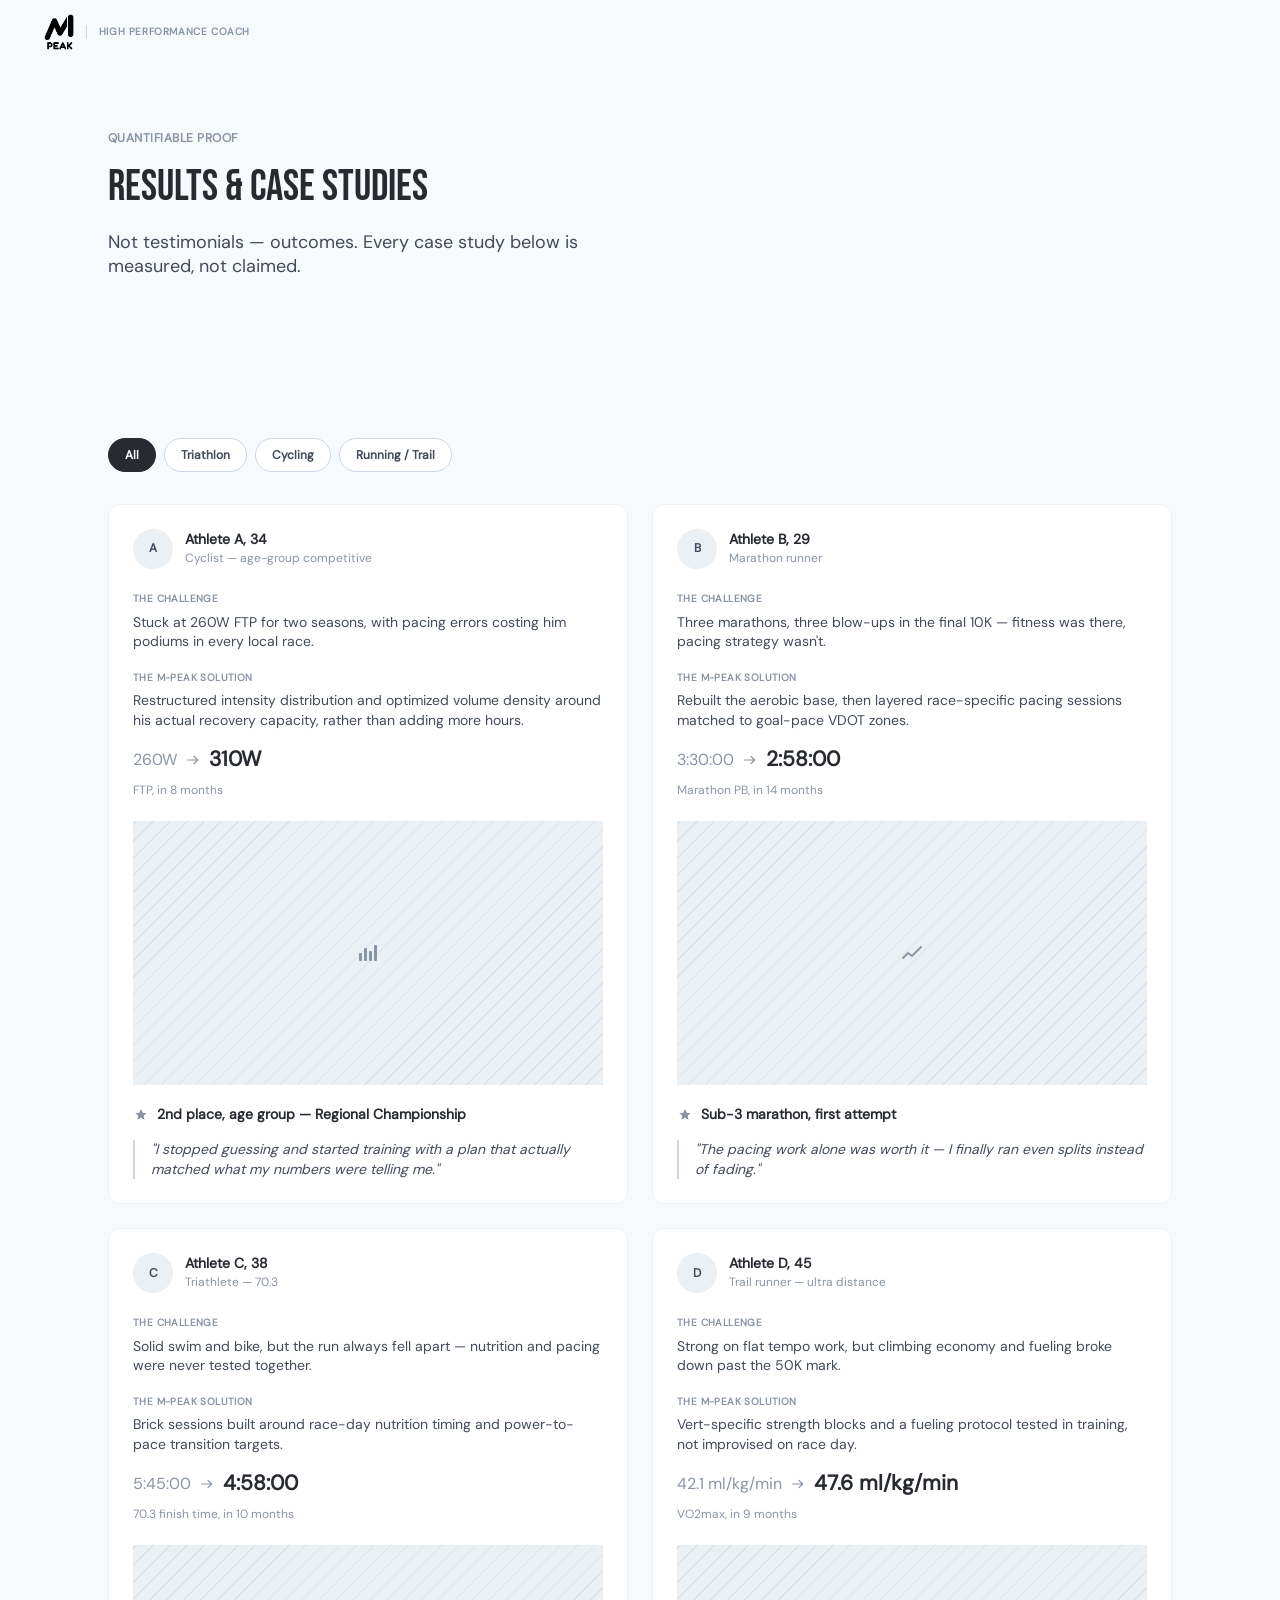
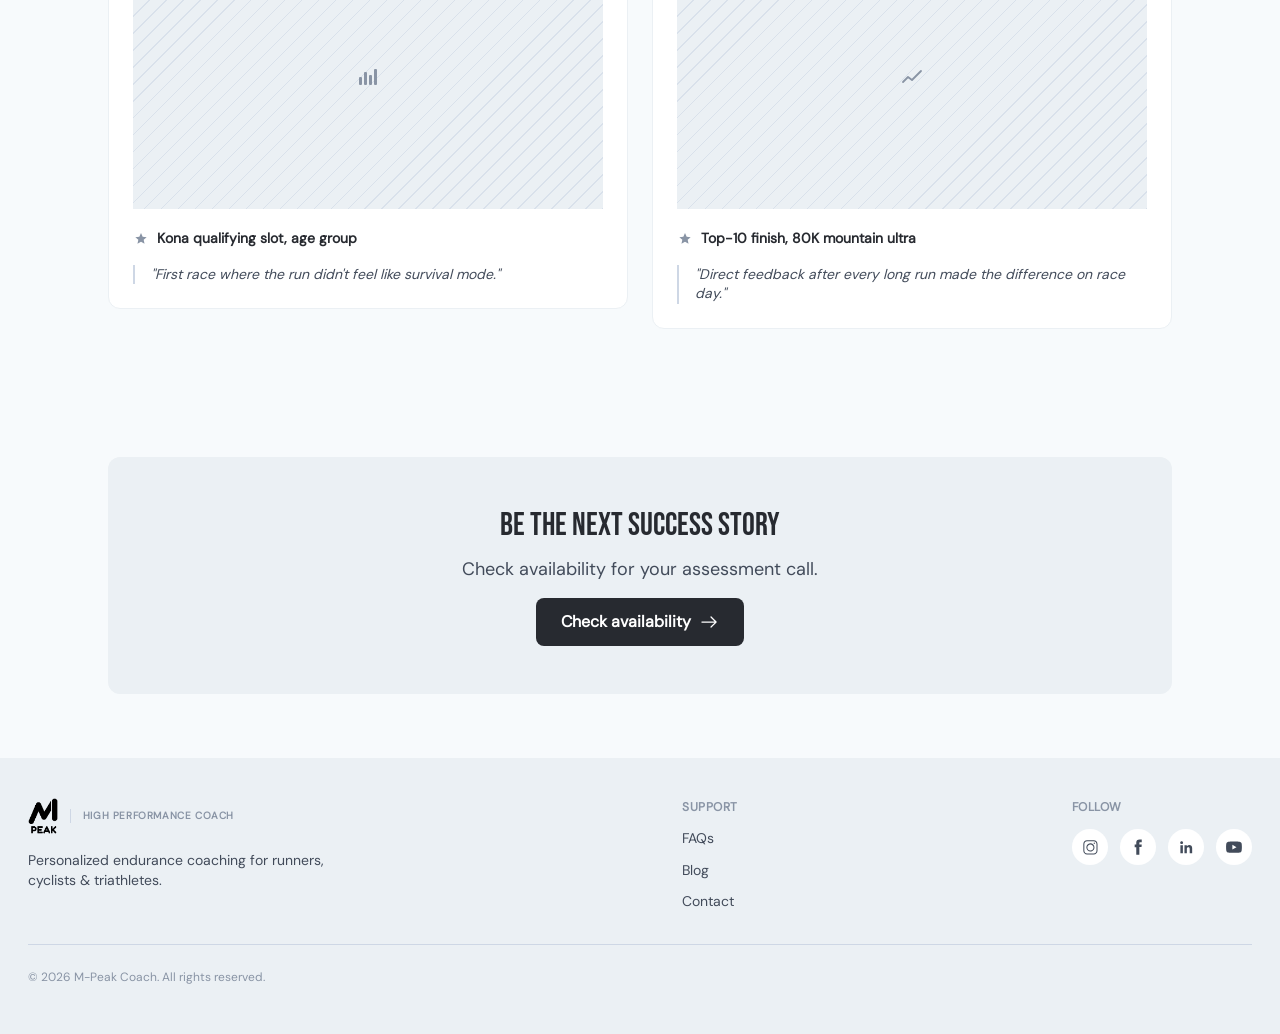
<file: results.html>
<!DOCTYPE html>
<html lang="en">
<head>
<meta charset="UTF-8">
<meta name="viewport" content="width=device-width, initial-scale=1.0">
<title>M-Peak Coach — Results &amp; Case Studies</title>
<link rel="stylesheet" href="css/style.css">
</head>
<body>

<a class="skip-link" href="#main">Skip to content</a>

<header class="site-header">
  <div class="header-menu" id="headerMenu">
    <div class="header-menu-inner">
      <img class="header-menu-logo" src="assets/logo-mark.png" alt="M-Peak Coach">
      <div class="header-menu-links">
        <nav class="nav-desktop" aria-label="Primary">
          <a href="methodology.html">Methodology</a>
          <a href="results.html">Results</a>
          <a href="about-marti.html">About Martí</a>
        </nav>

        <a href="contact.html" class="btn btn-m header-cta">
          <span>Book a Call</span>
        </a>
      </div>
    </div>
  </div>

  <div class="site-header-inner">
    <a href="prototipo.html" class="logo">
      <img class="logo-mark" src="assets/logo-mark.png" alt="M-Peak Coach">
      <span class="logo-tagline">High Performance Coach</span>
    </a>

    <button class="menu-toggle" id="menuToggle" aria-label="Open menu" aria-expanded="false" aria-controls="mobileNav">
      <svg width="20" height="20" viewBox="0 0 24 24" fill="none"><path d="M4 7H20M4 12H20M4 17H20" stroke="currentColor" stroke-width="1.8" stroke-linecap="round"/></svg>
    </button>
  </div>
</header>

<div class="mobile-nav" id="mobileNav">
  <div class="mobile-nav-top">
    <span class="logo">
      <img class="logo-mark" src="assets/logo-mark.png" alt="M-Peak Coach">
      <span class="logo-tagline">High Performance Coach</span>
    </span>
    <button class="menu-toggle" id="menuClose" aria-label="Close menu">
      <svg width="20" height="20" viewBox="0 0 24 24" fill="none" xmlns="http://www.w3.org/2000/svg"><g transform="translate(-616,-509)"><g><path fill-rule="evenodd" clip-rule="evenodd" d="M634.53 515.53C634.823 515.237 634.823 514.763 634.53 514.47C634.237 514.177 633.763 514.177 633.47 514.47L628 519.939L622.53 514.47C622.237 514.177 621.763 514.177 621.47 514.47C621.177 514.763 621.177 515.237 621.47 515.53L626.939 521L621.47 526.47C621.177 526.763 621.177 527.237 621.47 527.53C621.763 527.823 622.237 527.823 622.53 527.53L628 522.061L633.47 527.53C633.763 527.823 634.237 527.823 634.53 527.53C634.823 527.237 634.823 526.763 634.53 526.47L629.061 521L634.53 515.53Z" fill="currentColor" /></g></g></svg>
    </button>
  </div>
  <nav class="mobile-nav-links" aria-label="Mobile primary">
    <a href="methodology.html">Methodology</a>
    <a href="results.html">Results</a>
    <a href="about-marti.html">About Martí</a>
  </nav>
  <a href="contact.html" class="btn btn-primary btn-l" style="margin-top: var(--wf-space-6);">
    <span>Book a Call</span>
  </a>
</div>

<main id="main">

  <!-- ============================= INTRO ============================= -->
  <section class="section hero">
    <div class="section-inner">
      <div class="section-header">
        <span class="eyebrow">Quantifiable proof</span>
        <h1 class="h1">Results &amp; case studies</h1>
        <p class="body-lead">Not testimonials — outcomes. Every case study below is measured, not claimed.</p>
      </div>
    </div>
  </section>

  <!-- ===================== CASE STUDIES ===================== -->
  <section class="section case-studies">
    <div class="section-inner">
      <div class="filter-tabs">
        <button type="button" class="filter-tab is-active" data-filter="all">All</button>
        <button type="button" class="filter-tab" data-filter="triathlon">Triathlon</button>
        <button type="button" class="filter-tab" data-filter="cycling">Cycling</button>
        <button type="button" class="filter-tab" data-filter="running">Running / Trail</button>
      </div>

      <div class="result-grid">

        <article class="result-card is-visible" data-discipline="cycling">
          <div class="case-header">
            <span class="avatar avatar-medium avatar-circle">A</span>
            <div class="case-person-text">
              <span class="case-name">Athlete A, 34</span>
              <span class="case-discipline">Cyclist — age-group competitive</span>
            </div>
          </div>
          <div class="result-block">
            <span class="result-label">The challenge</span>
            <p class="body">Stuck at 260W FTP for two seasons, with pacing errors costing him podiums in every local race.</p>
          </div>
          <div class="result-block">
            <span class="result-label">The M-Peak solution</span>
            <p class="body">Restructured intensity distribution and optimized volume density around his actual recovery capacity, rather than adding more hours.</p>
          </div>
          <div class="case-stat">
            <span class="case-from">260W</span>
            <svg class="case-arrow" width="16" height="16" viewBox="0 0 24 24" fill="none"><path d="M4 12H19M19 12L13.5 6.5M19 12L13.5 17.5" stroke="currentColor" stroke-width="1.8" stroke-linecap="round" stroke-linejoin="round"/></svg>
            <span class="case-to">310W</span>
          </div>
          <p class="case-label">FTP, in 8 months</p>
          <div class="result-chart wf-media sharp ratio-16-9">
            <svg width="24" height="24" viewBox="0 0 24 24" fill="none"><rect x="3" y="12" width="3" height="8" rx="1" fill="currentColor"/><rect x="8" y="7" width="3" height="13" rx="1" fill="currentColor"/><rect x="13" y="10" width="3" height="10" rx="1" fill="currentColor"/><rect x="18" y="4" width="3" height="16" rx="1" fill="currentColor"/></svg>
          </div>
          <p class="result-race">
            <svg width="16" height="16" viewBox="0 0 24 24" fill="none"><path d="M12 3L14.5 8.5L20.5 9.3L16 13.2L17.3 19.2L12 16L6.7 19.2L8 13.2L3.5 9.3L9.5 8.5L12 3Z" fill="currentColor"/></svg>
            2nd place, age group — Regional Championship
          </p>
          <blockquote class="result-quote">"I stopped guessing and started training with a plan that actually matched what my numbers were telling me."</blockquote>
        </article>

        <article class="result-card is-visible" data-discipline="running">
          <div class="case-header">
            <span class="avatar avatar-medium avatar-circle">B</span>
            <div class="case-person-text">
              <span class="case-name">Athlete B, 29</span>
              <span class="case-discipline">Marathon runner</span>
            </div>
          </div>
          <div class="result-block">
            <span class="result-label">The challenge</span>
            <p class="body">Three marathons, three blow-ups in the final 10K — fitness was there, pacing strategy wasn't.</p>
          </div>
          <div class="result-block">
            <span class="result-label">The M-Peak solution</span>
            <p class="body">Rebuilt the aerobic base, then layered race-specific pacing sessions matched to goal-pace VDOT zones.</p>
          </div>
          <div class="case-stat">
            <span class="case-from">3:30:00</span>
            <svg class="case-arrow" width="16" height="16" viewBox="0 0 24 24" fill="none"><path d="M4 12H19M19 12L13.5 6.5M19 12L13.5 17.5" stroke="currentColor" stroke-width="1.8" stroke-linecap="round" stroke-linejoin="round"/></svg>
            <span class="case-to">2:58:00</span>
          </div>
          <p class="case-label">Marathon PB, in 14 months</p>
          <div class="result-chart wf-media sharp ratio-16-9">
            <svg width="24" height="24" viewBox="0 0 24 24" fill="none"><path d="M3 17L8 12L12 15L21 6" stroke="currentColor" stroke-width="1.8" stroke-linecap="round" stroke-linejoin="round"/></svg>
          </div>
          <p class="result-race">
            <svg width="16" height="16" viewBox="0 0 24 24" fill="none"><path d="M12 3L14.5 8.5L20.5 9.3L16 13.2L17.3 19.2L12 16L6.7 19.2L8 13.2L3.5 9.3L9.5 8.5L12 3Z" fill="currentColor"/></svg>
            Sub-3 marathon, first attempt
          </p>
          <blockquote class="result-quote">"The pacing work alone was worth it — I finally ran even splits instead of fading."</blockquote>
        </article>

        <article class="result-card is-visible" data-discipline="triathlon">
          <div class="case-header">
            <span class="avatar avatar-medium avatar-circle">C</span>
            <div class="case-person-text">
              <span class="case-name">Athlete C, 38</span>
              <span class="case-discipline">Triathlete — 70.3</span>
            </div>
          </div>
          <div class="result-block">
            <span class="result-label">The challenge</span>
            <p class="body">Solid swim and bike, but the run always fell apart — nutrition and pacing were never tested together.</p>
          </div>
          <div class="result-block">
            <span class="result-label">The M-Peak solution</span>
            <p class="body">Brick sessions built around race-day nutrition timing and power-to-pace transition targets.</p>
          </div>
          <div class="case-stat">
            <span class="case-from">5:45:00</span>
            <svg class="case-arrow" width="16" height="16" viewBox="0 0 24 24" fill="none"><path d="M4 12H19M19 12L13.5 6.5M19 12L13.5 17.5" stroke="currentColor" stroke-width="1.8" stroke-linecap="round" stroke-linejoin="round"/></svg>
            <span class="case-to">4:58:00</span>
          </div>
          <p class="case-label">70.3 finish time, in 10 months</p>
          <div class="result-chart wf-media sharp ratio-16-9">
            <svg width="24" height="24" viewBox="0 0 24 24" fill="none"><rect x="3" y="12" width="3" height="8" rx="1" fill="currentColor"/><rect x="8" y="7" width="3" height="13" rx="1" fill="currentColor"/><rect x="13" y="10" width="3" height="10" rx="1" fill="currentColor"/><rect x="18" y="4" width="3" height="16" rx="1" fill="currentColor"/></svg>
          </div>
          <p class="result-race">
            <svg width="16" height="16" viewBox="0 0 24 24" fill="none"><path d="M12 3L14.5 8.5L20.5 9.3L16 13.2L17.3 19.2L12 16L6.7 19.2L8 13.2L3.5 9.3L9.5 8.5L12 3Z" fill="currentColor"/></svg>
            Kona qualifying slot, age group
          </p>
          <blockquote class="result-quote">"First race where the run didn't feel like survival mode."</blockquote>
        </article>

        <article class="result-card is-visible" data-discipline="running">
          <div class="case-header">
            <span class="avatar avatar-medium avatar-circle">D</span>
            <div class="case-person-text">
              <span class="case-name">Athlete D, 45</span>
              <span class="case-discipline">Trail runner — ultra distance</span>
            </div>
          </div>
          <div class="result-block">
            <span class="result-label">The challenge</span>
            <p class="body">Strong on flat tempo work, but climbing economy and fueling broke down past the 50K mark.</p>
          </div>
          <div class="result-block">
            <span class="result-label">The M-Peak solution</span>
            <p class="body">Vert-specific strength blocks and a fueling protocol tested in training, not improvised on race day.</p>
          </div>
          <div class="case-stat">
            <span class="case-from">42.1 ml/kg/min</span>
            <svg class="case-arrow" width="16" height="16" viewBox="0 0 24 24" fill="none"><path d="M4 12H19M19 12L13.5 6.5M19 12L13.5 17.5" stroke="currentColor" stroke-width="1.8" stroke-linecap="round" stroke-linejoin="round"/></svg>
            <span class="case-to">47.6 ml/kg/min</span>
          </div>
          <p class="case-label">VO2max, in 9 months</p>
          <div class="result-chart wf-media sharp ratio-16-9">
            <svg width="24" height="24" viewBox="0 0 24 24" fill="none"><path d="M3 17L8 12L12 15L21 6" stroke="currentColor" stroke-width="1.8" stroke-linecap="round" stroke-linejoin="round"/></svg>
          </div>
          <p class="result-race">
            <svg width="16" height="16" viewBox="0 0 24 24" fill="none"><path d="M12 3L14.5 8.5L20.5 9.3L16 13.2L17.3 19.2L12 16L6.7 19.2L8 13.2L3.5 9.3L9.5 8.5L12 3Z" fill="currentColor"/></svg>
            Top-10 finish, 80K mountain ultra
          </p>
          <blockquote class="result-quote">"Direct feedback after every long run made the difference on race day."</blockquote>
        </article>

      </div>
    </div>
  </section>

  <!-- ============================ CTA ============================ -->
  <section class="section cta-block">
    <div class="section-inner">
      <div class="cta-card">
        <h2 class="h2">Be the next success story</h2>
        <p class="body-lead">Check availability for your assessment call.</p>
        <a href="contact.html" class="btn btn-primary btn-l">
          <span>Check availability</span>
          <svg width="20" height="20" viewBox="0 0 24 24" fill="none" xmlns="http://www.w3.org/2000/svg"><g transform="translate(-552,-253)"><g><path fill-rule="evenodd" clip-rule="evenodd" d="M566.96 258.4C566.667 258.107 566.193 258.107 565.9 258.4C565.607 258.693 565.607 259.168 565.9 259.461L570.689 264.25H555.5C555.086 264.25 554.75 264.586 554.75 265C554.75 265.414 555.086 265.75 555.5 265.75H570.689L565.9 270.54C565.607 270.833 565.607 271.308 565.9 271.601C566.193 271.893 566.667 271.893 566.96 271.601L573.03 265.531C573.171 265.39 573.25 265.199 573.25 265C573.25 264.801 573.171 264.61 573.03 264.47L566.96 258.4Z" fill="currentColor" /></g></g></svg>
        </a>
      </div>
    </div>
  </section>

</main>

<!-- ============================== FOOTER ============================== -->
<footer class="site-footer">
  <div class="section-inner footer-grid">
    <div class="footer-brand">
      <span class="logo logo--footer">
        <img class="logo-mark" src="assets/logo-mark.png" alt="M-Peak Coach">
        <span class="logo-tagline">High Performance Coach</span>
      </span>
      <p class="body">Personalized endurance coaching for runners, cyclists &amp; triathletes.</p>
    </div>

    <div class="footer-col">
      <span class="footer-col-title">Support</span>
      <a href="methodology.html#faq">FAQs</a>
      <a href="blog.html">Blog</a>
      <a href="contact.html">Contact</a>
    </div>

    <div class="footer-col">
      <span class="footer-col-title">Follow</span>
      <div class="footer-social">
        <a href="#" aria-label="Instagram"><svg width="20" height="20" viewBox="0 0 24 24" fill="none" xmlns="http://www.w3.org/2000/svg"><g transform="translate(-104,-253)"><g><path fill-rule="evenodd" clip-rule="evenodd" d="M120.548 258.214H112.452C110.664 258.214 109.214 259.664 109.214 261.452V269.548C109.214 271.336 110.664 272.786 112.452 272.786H120.548C122.336 272.786 123.786 271.336 123.786 269.548V261.452C123.786 259.664 122.336 258.214 120.548 258.214ZM120.548 257C123.007 257 125 258.993 125 261.452V269.548C125 272.007 123.007 274 120.548 274H112.452C109.993 274 108 272.007 108 269.548V261.452C108 258.993 109.993 257 112.452 257H120.548ZM116.5 261.857C114.488 261.857 112.857 263.488 112.857 265.5C112.857 267.512 114.488 269.143 116.5 269.143C118.512 269.143 120.143 267.512 120.143 265.5C120.143 263.488 118.512 261.857 116.5 261.857ZM116.5 260.643C119.183 260.643 121.357 262.817 121.357 265.5C121.357 267.465 120.174 269.236 118.359 269.987C116.544 270.739 114.455 270.324 113.065 268.935C111.676 267.545 111.261 265.456 112.013 263.641C112.764 261.826 114.535 260.643 116.5 260.643ZM121.155 261.25C120.708 261.25 120.345 260.888 120.345 260.44C120.345 259.993 120.708 259.631 121.155 259.631C121.602 259.631 121.964 259.993 121.964 260.44C121.964 260.888 121.602 261.25 121.155 261.25Z" fill="currentColor" /></g></g></svg></a>
        <a href="#" aria-label="Facebook"><svg width="20" height="20" viewBox="0 0 24 24" fill="none" xmlns="http://www.w3.org/2000/svg"><g transform="translate(-40,-253)"><g><path fill-rule="evenodd" clip-rule="evenodd" d="M49.9265 274.387H53.6288V265.116H56.2119L56.487 262.011H53.6288C53.6288 262.011 53.6288 260.852 53.6288 260.243C53.6288 259.511 53.7752 259.222 54.4834 259.222C55.0531 259.222 56.487 259.222 56.487 259.222V256C56.487 256 54.3747 256 53.9234 256C51.1685 256 49.9265 257.213 49.9265 259.536C49.9265 261.559 49.9265 262.011 49.9265 262.011H48V265.154H49.9265V274.387Z" fill="currentColor" /></g></g></svg></a>
        <a href="#" aria-label="Linkedin"><svg width="20" height="20" viewBox="0 0 24 24" fill="none" xmlns="http://www.w3.org/2000/svg"><g transform="translate(-168,-253)"><g><path fill-rule="evenodd" clip-rule="evenodd" d="M176.259 262.803V272.408H173.286V262.803H176.259ZM183.907 262.509C185.944 262.509 187.402 263.753 187.402 266.327V272.408H184.443V267.366C184.443 265.984 183.917 265.211 182.824 265.211C181.634 265.211 181.013 266.016 181.013 267.366V272.408H178.16V262.803H181.013V264.097C181.013 264.097 181.87 262.509 183.907 262.509ZM174.758 258C175.73 258 176.516 258.794 176.516 259.772C176.516 260.751 175.73 261.545 174.758 261.545C173.787 261.545 173 260.751 173 259.772C173 258.794 173.787 258 174.758 258Z" fill="currentColor" /></g></g></svg></a>
        <a href="#" aria-label="Youtube"><svg width="20" height="20" viewBox="0 0 24 24" fill="none" xmlns="http://www.w3.org/2000/svg"><g transform="translate(-424,-253)"><g><path fill-rule="evenodd" clip-rule="evenodd" d="M434.04 267.997V262.359L438.995 265.178L434.04 267.997ZM445.062 260.586C444.844 259.765 444.201 259.118 443.386 258.899C441.907 258.5 435.978 258.5 435.978 258.5C435.978 258.5 430.05 258.5 428.572 258.899C427.757 259.118 427.114 259.765 426.896 260.586C426.5 262.073 426.5 265.178 426.5 265.178C426.5 265.178 426.5 268.283 426.896 269.771C427.114 270.592 427.757 271.238 428.572 271.458C430.05 271.856 435.978 271.856 435.978 271.856C435.978 271.856 441.907 271.856 443.386 271.458C444.201 271.238 444.844 270.592 445.062 269.771C445.458 268.283 445.458 265.178 445.458 265.178C445.458 265.178 445.458 262.073 445.062 260.586Z" fill="currentColor" /></g></g></svg></a>
      </div>
    </div>
  </div>
  <div class="footer-bottom">
    <p class="body-s">&copy; 2026 M-Peak Coach. All rights reserved.</p>
  </div>
</footer>

<script src="js/script.js"></script>
</body>
</html>
</file>
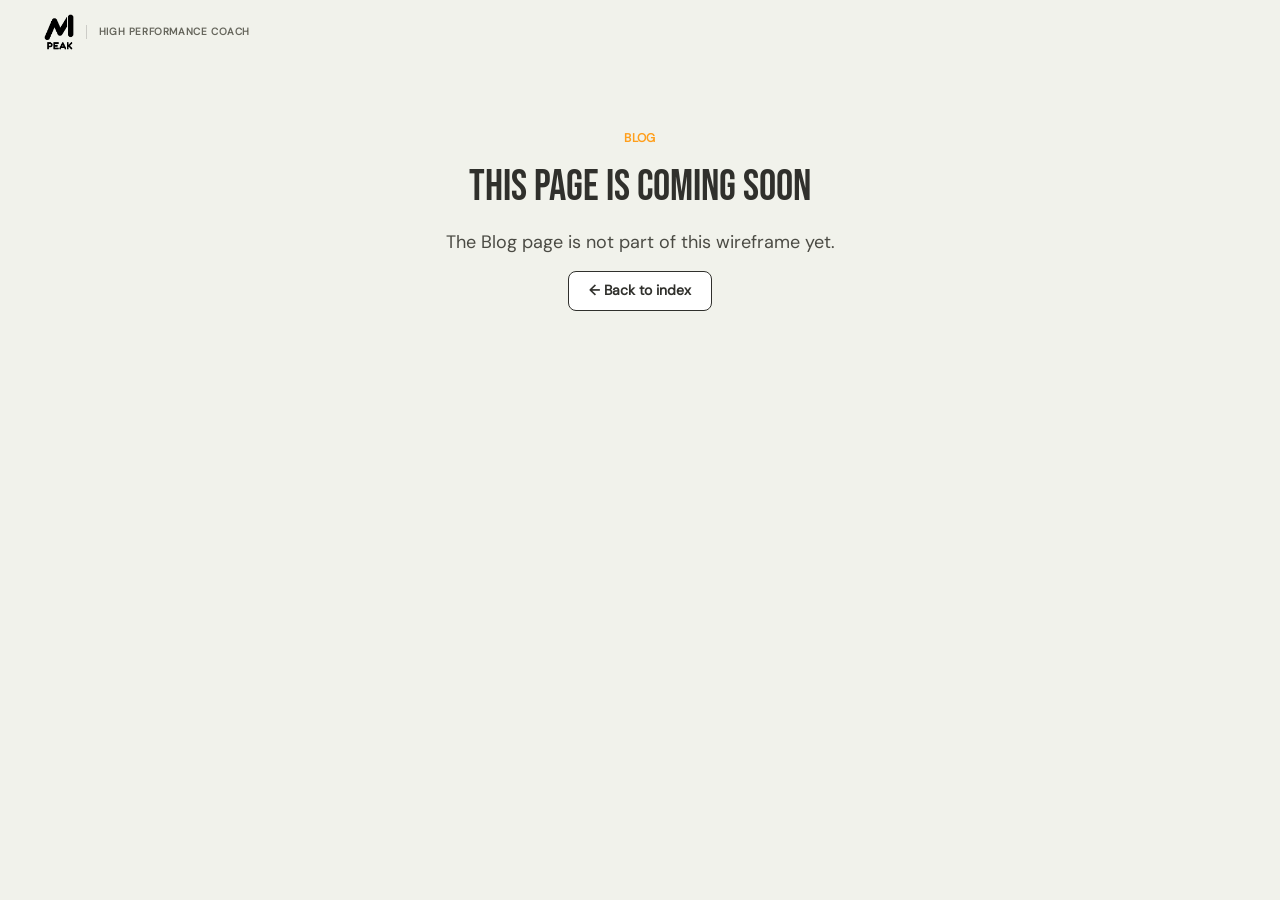
<file: prototype/blog.html>
<!DOCTYPE html>
<html lang="en">
<head>
<meta charset="UTF-8">
<meta name="viewport" content="width=device-width, initial-scale=1.0">
<title>M-Peak Coach — Blog (Coming soon)</title>
<link rel="stylesheet" href="css/style.css">
</head>
<body class="index-page">

<a class="skip-link" href="#main">Skip to content</a>

<header class="site-header">
  <div class="site-header-inner">
    <a href="home.html" class="logo">
      <img class="logo-mark" src="assets/logo-mark.png" alt="M-Peak Coach">
      <span class="logo-tagline">High Performance Coach</span>
    </a>
  </div>
</header>

<main id="main">
  <section class="section" style="padding-top: var(--wf-space-16); text-align: center;">
    <div class="section-inner">
      <span class="eyebrow">Blog</span>
      <h1 class="h1">This page is coming soon</h1>
      <p class="body-lead" style="margin-left: auto; margin-right: auto;">The Blog page is not part of this wireframe yet.</p>
      <a class="btn btn-secondary btn-m" href="home.html">← Back to index</a>
    </div>
  </section>
</main>

</body>
</html>
</file>
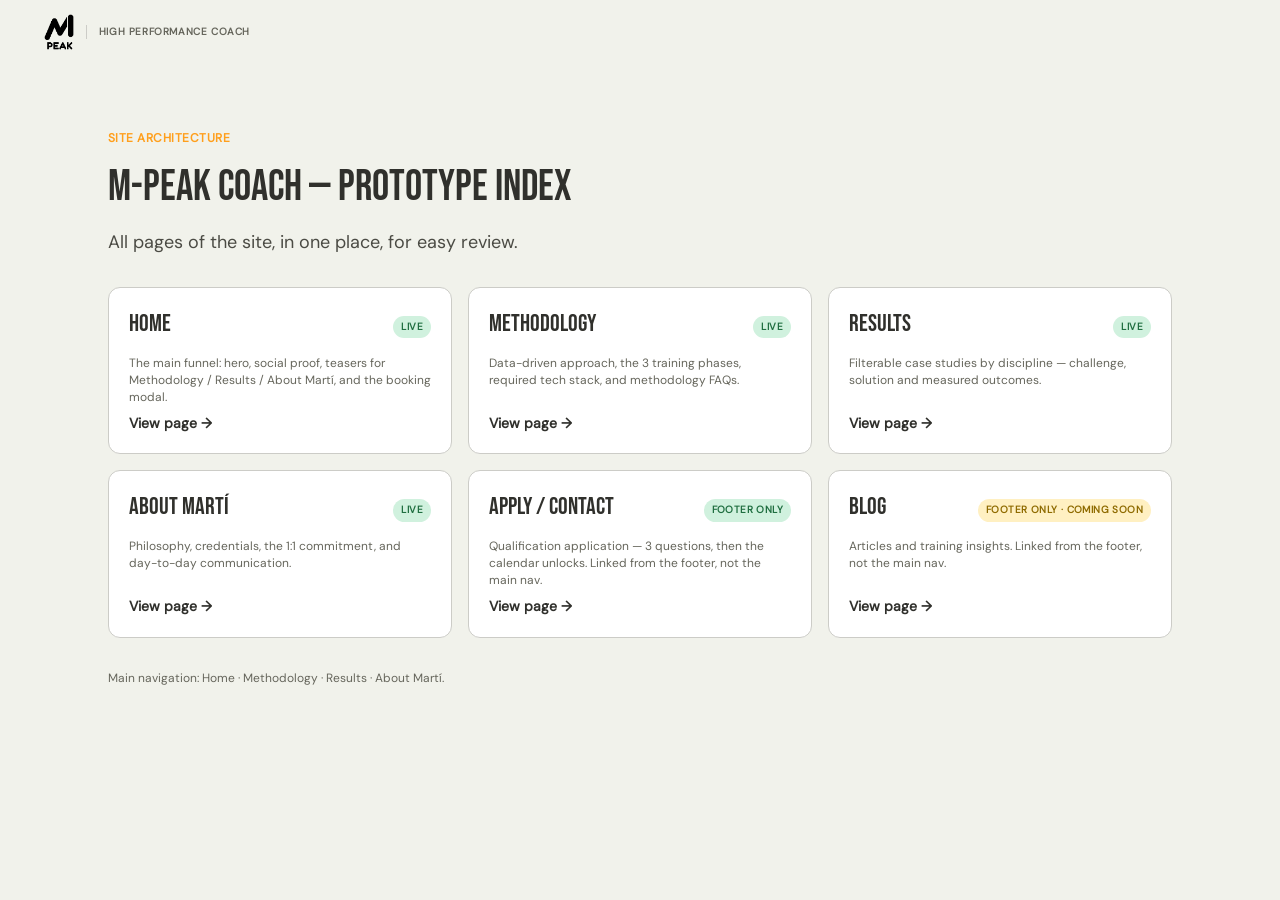
<file: prototype/home.html>
<!DOCTYPE html>
<html lang="en">
<head>
<meta charset="UTF-8">
<meta name="viewport" content="width=device-width, initial-scale=1.0">
<title>M-Peak Coach — Site Index</title>
<link rel="stylesheet" href="css/style.css">
</head>
<body class="index-page">

<a class="skip-link" href="#main">Skip to content</a>

<!-- ============================= HEADER ============================= -->
<header class="site-header">
  <div class="site-header-inner">
    <a href="home.html" class="logo">
      <img class="logo-mark" src="assets/logo-mark.png" alt="M-Peak Coach">
      <span class="logo-tagline">High Performance Coach</span>
    </a>
  </div>
</header>

<main id="main">
  <section class="section" style="padding-top: var(--wf-space-16);">
    <div class="section-inner">
      <div class="section-header">
        <span class="eyebrow">Site architecture</span>
        <h1 class="h1">M-Peak Coach — Prototype Index</h1>
        <p class="body-lead">All pages of the site, in one place, for easy review.</p>
      </div>

      <div class="index-grid">

        <div class="index-card">
          <div class="index-card-top">
            <h3 class="h3">Home</h3>
            <span class="index-status is-live">Live</span>
          </div>
          <p class="body-s">The main funnel: hero, social proof, teasers for Methodology / Results / About Martí, and the booking modal.</p>
          <a class="index-card-link" href="prototipo.html">View page →</a>
        </div>

        <div class="index-card">
          <div class="index-card-top">
            <h3 class="h3">Methodology</h3>
            <span class="index-status is-live">Live</span>
          </div>
          <p class="body-s">Data-driven approach, the 3 training phases, required tech stack, and methodology FAQs.</p>
          <a class="index-card-link" href="methodology.html">View page →</a>
        </div>

        <div class="index-card">
          <div class="index-card-top">
            <h3 class="h3">Results</h3>
            <span class="index-status is-live">Live</span>
          </div>
          <p class="body-s">Filterable case studies by discipline — challenge, solution and measured outcomes.</p>
          <a class="index-card-link" href="results.html">View page →</a>
        </div>

        <div class="index-card">
          <div class="index-card-top">
            <h3 class="h3">About Martí</h3>
            <span class="index-status is-live">Live</span>
          </div>
          <p class="body-s">Philosophy, credentials, the 1:1 commitment, and day-to-day communication.</p>
          <a class="index-card-link" href="about-marti.html">View page →</a>
        </div>

        <div class="index-card">
          <div class="index-card-top">
            <h3 class="h3">Apply / Contact</h3>
            <span class="index-status is-live">Footer only</span>
          </div>
          <p class="body-s">Qualification application — 3 questions, then the calendar unlocks. Linked from the footer, not the main nav.</p>
          <a class="index-card-link" href="contact.html">View page →</a>
        </div>

        <div class="index-card">
          <div class="index-card-top">
            <h3 class="h3">Blog</h3>
            <span class="index-status is-soon">Footer only · Coming soon</span>
          </div>
          <p class="body-s">Articles and training insights. Linked from the footer, not the main nav.</p>
          <a class="index-card-link" href="blog.html">View page →</a>
        </div>

      </div>

      <p class="body-s index-empty-note">Main navigation: Home · Methodology · Results · About Martí.</p>
    </div>
  </section>
</main>

</body>
</html>
</file>
<file: css/style.css>
@font-face {
  font-family: 'Bebas Neue';
  src: url('../assets/fonts/BebasNeue-Regular.ttf') format('truetype');
  font-weight: 400;
  font-style: normal;
  font-display: swap;
}

@font-face {
  font-family: 'DM Sans';
  src: url('../assets/DM_Sans/static/DMSans-Regular.ttf') format('truetype');
  font-weight: 400;
  font-style: normal;
  font-display: swap;
}

:root {
/* Neutrals — escala oficial Multiplica */
--wf-0:   #FFFFFF;   /* blanco puro */
--wf-10:  #F7FAFC;   /* bg página */
--wf-20:  #EBF0F4;   /* bg surface, hover suave */
--wf-40:  #CED7E5;   /* bordes inputs, separadores */
--wf-60:  #8994A5;   /* textos secundarios, iconos, placeholders */
--wf-90:  #424B5A;   /* textos medios, labels, iconos activos */
--wf-100: #272A30;   /* textos principales, CTAs, negro */

/* Semánticos */
--wf-border:        #CED7E5;  /* bordes de componentes (nivel 40) */
--wf-border-focus:  #8994A5;  /* borde en focus/hover (nivel 60) */
--wf-text-primary:  #272A30;  /* nivel 100 */
--wf-text-secondary:#424B5A;  /* nivel 90 */
--wf-text-tertiary: #8994A5;  /* nivel 60 */
--wf-text-disabled: #CED7E5;  /* nivel 40 */

/* Acciones */
--wf-action-primary:  #272A30;  /* botón primary bg */
--wf-action-hover:    #424B5A;  /* hover primary */
--wf-action-disabled: #CED7E5;

/* Semánticos de estado (usar con moderación en wireframes) — familias completas, confirmadas en Figma */
--wf-success-100: #098423;
--wf-success-60:  #12B835;
--wf-success-20:  #CDF1D5;
--wf-success-10:  #F1FFF4;

--wf-warning-100: #D68D00;
--wf-warning-60:  #FFAA04;
--wf-warning-20:  #FFE7B8;
--wf-warning-10:  #FFFAEF;

--wf-danger-100:  #AF061B;
--wf-danger-60:   #DD3247;
--wf-danger-20:   #FFCDD3;
--wf-danger-10:   #FFEAEC;

/* Font stack */
font-family: 'DM Sans', -apple-system, BlinkMacSystemFont, 'Segoe UI', sans-serif;

/*
  Escala tipográfica — valores extraídos directamente de Figma (node 20:5055)
  Dos breakpoints: mobile (default) y desktop.
  Nombre Figma → token CSS usado en código

  MOBILE
  ─────────────────────────────────────────────────────
  bodyXS     10px / 14.5px   → --wf-text-xs
  bodyS      12px / 17px     → --wf-text-sm
  bodyM      14px / 19.5px   → --wf-text-base
  bodyL      16px / 21px     → --wf-text-lg
  bodyXL     18px / 23.5px   → --wf-text-xl
  headlineS  21px / 27px     → --wf-text-2xl
  headlineM  24px / 31px     → --wf-text-3xl
  displayM   28px / 36.5px   → --wf-text-4xl
  displayL   37px / 48px     → --wf-text-5xl

  DESKTOP (tamaños adicionales para pantallas grandes — estilos de texto confirmados en Figma,
  ver tabla de keys en figma-mode.md)
  ─────────────────────────────────────────────────────
  headlineM  ?px / ?px         → --wf-text-desktop-3xl (medida exacta no confirmada, solo la key)
  displayM   32px / 41.5px     → --wf-text-desktop-4xl
  displayL   43px / 56px       → --wf-text-desktop-5xl
  displayXL  49px / 64px       → NO existe como style publicado en Figma, solo como medida de
                                  referencia del type-scale — no crear variable CSS para este, usar
                                  displayL desktop como fallback (igual que en Modo Figma)
*/

--wf-text-xs:   10px;  --wf-lh-xs:   14.5px;
--wf-text-sm:   12px;  --wf-lh-sm:   17px;
--wf-text-base: 14px;  --wf-lh-base: 19.5px;
--wf-text-lg:   16px;  --wf-lh-lg:   21px;
--wf-text-xl:   18px;  --wf-lh-xl:   23.5px;
--wf-text-2xl:  21px;  --wf-lh-2xl:  27px;
--wf-text-3xl:  24px;  --wf-lh-3xl:  31px;
--wf-text-4xl:  28px;  --wf-lh-4xl:  36.5px;
--wf-text-5xl:  37px;  --wf-lh-5xl:  48px;

/* Desktop — solo los tamaños que crecen respecto a mobile */
--wf-text-desktop-4xl: 32px; --wf-lh-desktop-4xl: 41.5px;  /* displayM */
--wf-text-desktop-5xl: 43px; --wf-lh-desktop-5xl: 56px;    /* displayL */

/* Pesos — solo 400 y 700, NO existe weight 500 en esta librería */
--wf-weight-regular: 400;
--wf-weight-bold:    700;

--wf-space-1:  4px;
--wf-space-2:  8px;
--wf-space-3:  12px;
--wf-space-4:  16px;
--wf-space-5:  20px;
--wf-space-6:  24px;
--wf-space-8:  32px;
--wf-space-10: 40px;
--wf-space-12: 48px;
--wf-space-16: 64px;

--wf-border-width: 1px;
--wf-border-style: solid;
--wf-border-color: var(--wf-border);  /* #EBF0F4 */

--wf-radius-sm: 4px;   /* inputs, badges pequeños */
--wf-radius-md: 8px;   /* botones, cards */
--wf-radius-lg: 12px;  /* modales, panels grandes */
--wf-radius-full: 9999px;  /* avatares circulares, pills */

/* Breakpoints */
--wf-breakpoint-mobile:  390px;
--wf-breakpoint-tablet:  768px;
--wf-breakpoint-desktop: 1440px;

/* Grid — full-bleed sections (contenido centrado dentro de sección a todo ancho) */
--wf-grid-max:     1224px;   /* ancho máximo del contenido en desktop 1440 */
--wf-grid-cols:    12;
--wf-grid-gutter:  24px;
--wf-grid-margin:  108px;    /* margen lateral en desktop 1440 */
}

/* ==========================================================================
   Base
   ========================================================================== */
* { box-sizing: border-box; margin: 0; padding: 0; }

html { scroll-behavior: smooth; }

body {
  font-family: 'DM Sans', -apple-system, BlinkMacSystemFont, 'Segoe UI', sans-serif;
  background: var(--wf-10);
  color: var(--wf-100);
  font-size: var(--wf-text-base);
  line-height: var(--wf-lh-base);
  font-weight: var(--wf-weight-regular);
  -webkit-font-smoothing: antialiased;
}

a { color: inherit; text-decoration: none; }

.skip-link {
  position: absolute; left: -9999px; top: 0;
  background: var(--wf-100); color: var(--wf-0);
  padding: 8px 16px; z-index: 2000;
}
.skip-link:focus { left: 16px; top: 16px; }

img, svg { display: block; }

/* ==========================================================================
   Typography
   ========================================================================== */
.eyebrow {
  display: inline-block;
  font-size: var(--wf-text-sm);
  line-height: var(--wf-lh-sm);
  font-weight: var(--wf-weight-bold);
  letter-spacing: 0.04em;
  text-transform: uppercase;
  color: var(--wf-60);
  margin-bottom: var(--wf-space-3);
}

.h1, .h2, .h3 { font-family: 'Bebas Neue', 'DM Sans', sans-serif; font-weight: 400; }

.h1 {
  font-size: 40px;
  line-height: 52px;
  color: var(--wf-100);
  margin-bottom: var(--wf-space-4);
}

.h2 {
  font-size: 32px;
  line-height: var(--wf-lh-desktop-4xl);
  color: var(--wf-100);
  margin-bottom: var(--wf-space-3);
}

.h3 {
  font-size: 24px;
  line-height: var(--wf-lh-3xl);
  color: var(--wf-100);
  margin-bottom: var(--wf-space-2);
}

.body-lead {
  font-size: var(--wf-text-xl);
  line-height: var(--wf-lh-xl);
  color: var(--wf-90);
  font-weight: var(--wf-weight-regular);
  margin-bottom: var(--wf-space-4);
  max-width: 46ch;
}

.body {
  font-size: var(--wf-text-base);
  line-height: var(--wf-lh-base);
  color: var(--wf-90);
}

.body-s {
  font-size: var(--wf-text-sm);
  line-height: var(--wf-lh-sm);
  color: var(--wf-60);
}

.hero-note {
  margin-top: var(--wf-space-3);
  font-size: var(--wf-text-sm);
  line-height: var(--wf-lh-sm);
  color: var(--wf-60);
}

/* ==========================================================================
   Layout helpers
   ========================================================================== */
.section { padding: var(--wf-space-12) var(--wf-space-4); }
.section-inner { max-width: var(--wf-grid-max); margin: 0 auto; }
.section-header { margin-bottom: var(--wf-space-8); max-width: 640px; }

/* ==========================================================================
   Header
   ========================================================================== */
.site-header {
  position: fixed; top: 0; left: 0; right: 0;
  height: 64px;
  background: transparent;
  z-index: 500;
  transition: background 0.25s ease;
}

/* Mobile/tablet: header turns solid white on scroll, transparent by default */
@media (max-width: 1023px) {
  .site-header.is-scrolled {
    background: var(--wf-0);
    border-bottom: 1px solid var(--wf-20);
  }
}
.site-header-inner {
  height: 100%;
  max-width: var(--wf-grid-max);
  margin: 0 auto;
  padding: 0 var(--wf-space-4);
  display: flex; align-items: center; justify-content: space-between;
}

.logo { display: inline-flex; align-items: center; gap: var(--wf-space-3); }
.logo-mark { height: 32px; width: auto; display: block; }
.logo-tagline {
  display: none;
  font-size: var(--wf-text-xs);
  line-height: var(--wf-lh-xs);
  font-weight: var(--wf-weight-bold);
  letter-spacing: 0.06em;
  text-transform: uppercase;
  color: var(--wf-60);
  white-space: nowrap;
  padding-left: var(--wf-space-3);
  border-left: 1px solid var(--wf-40);
}

/* Footer lockup: tagline always visible, regardless of breakpoint */
.logo--footer .logo-tagline { display: inline-block; }
.logo--footer .logo-mark { height: 36px; }

.header-menu { display: none; }

.nav-desktop { display: none; }
.nav-desktop a {
  font-size: var(--wf-text-base);
  color: var(--wf-90);
  padding: var(--wf-space-2) var(--wf-space-3);
}
.nav-desktop a:hover { color: var(--wf-100); }
.header-cta { display: none; }

.menu-toggle {
  width: 40px; height: 40px;
  flex-shrink: 0;
  display: flex; align-items: center; justify-content: center;
  background: transparent; border: none; cursor: pointer;
  color: var(--wf-100);
}

/* Dynamic header contrast — flips logo/hamburger to white whenever a
   dark-background section ([data-header-theme="dark"]) sits under the
   fixed header, so every header element keeps enough contrast. */
.site-header.is-on-dark .logo-mark,
.site-header.is-on-dark .header-menu-logo {
  filter: brightness(0) invert(1);
}
.site-header.is-on-dark .menu-toggle { color: var(--wf-0); }
.site-header.is-on-dark .logo-tagline { color: rgba(255, 255, 255, 0.75); border-left-color: rgba(255, 255, 255, 0.3); }

main { padding-top: 64px; }

/* ==========================================================================
   Mobile nav overlay
   ========================================================================== */
.mobile-nav {
  position: fixed; inset: 0;
  background: var(--wf-0);
  z-index: 1000;
  display: flex; flex-direction: column;
  padding: var(--wf-space-4);
  transform: translateX(100%);
  transition: transform 0.25s ease;
}
.mobile-nav.open { transform: translateX(0); }
.mobile-nav-top { display: flex; align-items: center; justify-content: space-between; margin-bottom: var(--wf-space-8); }
.mobile-nav-links { display: flex; flex-direction: column; gap: var(--wf-space-2); }
.mobile-nav-links a {
  font-size: var(--wf-text-xl);
  line-height: var(--wf-lh-xl);
  font-weight: var(--wf-weight-bold);
  color: var(--wf-100);
  padding: var(--wf-space-3) 0;
  border-bottom: 1px solid var(--wf-20);
}

/* ==========================================================================
   Buttons
   ========================================================================== */
.btn {
  display: inline-flex; align-items: center; justify-content: center; gap: var(--wf-space-2);
  border-radius: var(--wf-radius-md);
  font-family: inherit;
  font-weight: var(--wf-weight-bold);
  cursor: pointer;
  white-space: nowrap;
}
.btn svg { flex-shrink: 0; }
.btn-l { height: 48px; padding: 0 var(--wf-space-6); font-size: var(--wf-text-lg); }
.btn-m { height: 40px; padding: 0 var(--wf-space-5); font-size: var(--wf-text-base); }
.btn-s { height: 32px; padding: 0 var(--wf-space-4); font-size: var(--wf-text-sm); }

.btn-primary { background: var(--wf-100); color: var(--wf-0); border: 1px solid transparent; }
.btn-primary svg { color: var(--wf-0); }
.btn-primary:hover { background: var(--wf-90); }
.btn:disabled { background: var(--wf-20); color: var(--wf-60); cursor: not-allowed; }
.btn:disabled svg { color: var(--wf-60); }

.btn-secondary { background: var(--wf-0); color: var(--wf-100); border: 1px solid var(--wf-100); }
.btn-secondary svg { color: var(--wf-100); }
.btn-secondary:hover { background: var(--wf-10); }

.floating-cta {
  display: flex;
  align-items: center;
  justify-content: center;
  position: fixed;
  left: var(--wf-space-4);
  right: var(--wf-space-4);
  bottom: var(--wf-space-4);
  bottom: calc(var(--wf-space-4) + env(safe-area-inset-bottom));
  height: 52px;
  background: var(--wf-100);
  color: var(--wf-0);
  font-weight: var(--wf-weight-bold);
  font-size: var(--wf-text-base);
  border-radius: var(--wf-radius-full);
  box-shadow: 0 8px 24px rgba(0, 0, 0, 0.25);
  opacity: 0;
  visibility: hidden;
  transform: translateY(16px);
  transition: opacity 0.25s ease, transform 0.25s ease, visibility 0.25s;
  z-index: 40;
}
.floating-cta.is-visible { opacity: 1; visibility: visible; transform: translateY(0); }

/* ==========================================================================
   Media placeholder (WMedia)
   ========================================================================== */
.wf-media {
  position: relative;
  background: var(--wf-20);
  overflow: hidden;
  display: flex; align-items: center; justify-content: center;
  width: 100%;
}
.wf-media::before {
  content: '';
  position: absolute; inset: 0;
  background-image: repeating-linear-gradient(
    -45deg,
    rgba(205, 215, 229, 0.6) 0, rgba(205, 215, 229, 0.6) 1px,
    transparent 1px, transparent 12px
  );
}
.wf-media svg { position: relative; z-index: 1; color: var(--wf-60); }
.wf-media.sharp { border-radius: 0; }
.wf-media.rounded { border-radius: var(--wf-radius-lg); }
.wf-media.ratio-4-3 { aspect-ratio: 4 / 3; }
.wf-media.ratio-3-4 { aspect-ratio: 3 / 4; }
.wf-media.ratio-16-9 { aspect-ratio: 16 / 9; }

/* ==========================================================================
   Hero
   ========================================================================== */
.hero { padding-top: var(--wf-space-10); }

.hero-full {
  position: relative;
  margin-top: -64px;
  min-height: 100vh;
  display: flex;
  align-items: flex-end;
  overflow: hidden;
}
.hero-video-bg {
  position: absolute; inset: 0;
  width: 100%; height: 100%;
  display: block;
  object-fit: cover;
  object-position: center bottom;
  background: var(--wf-20);
  filter: grayscale(100%);
}
.hero-overlay {
  position: relative;
  z-index: 1;
  width: 100%;
  background: linear-gradient(to top, rgba(0, 0, 0, 0.8), rgba(0, 0, 0, 0) 70%);
  padding: var(--wf-space-16) var(--wf-space-4) var(--wf-space-10);
}
.hero-overlay-inner {
  max-width: var(--wf-grid-max); margin: 0 auto;
  display: flex; flex-direction: column; gap: var(--wf-space-6);
}
.hero-overlay .hero-headline { color: var(--wf-0); margin-bottom: 0; }
.hero-cta-group { display: flex; flex-direction: column; align-items: stretch; gap: var(--wf-space-3); }
.hero-cta-group .btn { width: 100%; }
.hero-overlay .hero-note { color: rgba(255, 255, 255, 0.75); margin-top: 0; text-align: center; align-self: stretch; }
.hero-cta-group .btn-primary { background: var(--wf-0); color: var(--wf-100); }
.hero-cta-group .btn-primary svg { color: var(--wf-100); }
.hero-cta-group .btn-primary:hover { background: var(--wf-20); }

.hero-headline {
  font-family: 'Bebas Neue', 'Roboto', -apple-system, BlinkMacSystemFont, 'Segoe UI', sans-serif;
  font-weight: 400;
  text-transform: uppercase;
  letter-spacing: 0.02em;
  font-size: 60px;
  line-height: 1.05;
  color: var(--wf-100);
  margin-bottom: var(--wf-space-6);
  max-width: 20ch;
}

/* ==========================================================================
   Section anchor nav
   ========================================================================== */
.section-anchor-nav { background: var(--wf-10); margin: var(--wf-space-8) 0; }
.section-anchor-row {
  display: flex; gap: var(--wf-space-3);
  overflow-x: auto;
  padding: var(--wf-space-8) var(--wf-space-4);
}
.section-anchor-link {
  display: inline-flex; align-items: center; justify-content: center;
  flex-shrink: 0;
  white-space: nowrap;
  height: 48px;
  padding: 0 var(--wf-space-5);
  background: var(--wf-0);
  border: 1px solid var(--wf-20);
  border-radius: var(--wf-radius-full);
  font-size: var(--wf-text-base);
  font-weight: var(--wf-weight-bold);
  color: var(--wf-100);
}
.section-anchor-link:hover { background: var(--wf-20); }

/* ==========================================================================
   Social proof bar — unified strip (stats + logos, no cards)
   ========================================================================== */
.social-proof-bar { background: var(--wf-0); border-top: 1px solid var(--wf-20); border-bottom: 1px solid var(--wf-20); }
.proof-bar-grid {
  display: grid;
  grid-template-columns: 1fr 1fr;
  gap: var(--wf-space-8) var(--wf-space-4);
}
.proof-bar-col:nth-child(3) { grid-column: 1 / -1; }
.proof-bar-col { text-align: center; }
.proof-bar-col .stat-value { color: var(--wf-100); }
.proof-bar-col .stat-label { color: var(--wf-60); }
.stat-value { font-family: 'Bebas Neue', 'DM Sans', sans-serif; font-size: 48px; line-height: 54px; font-weight: 400; }
.stat-label { font-size: var(--wf-text-sm); line-height: var(--wf-lh-sm); margin-top: var(--wf-space-1); }

.proof-marquee-band { background: var(--wf-100); }
.proof-marquee-band .h2 { color: var(--wf-0); text-align: left; }

.proof-marquee {
  margin-top: var(--wf-space-8);
  overflow: hidden;
  -webkit-mask-image: linear-gradient(90deg, transparent, #000 8%, #000 92%, transparent);
  mask-image: linear-gradient(90deg, transparent, #000 8%, #000 92%, transparent);
}
.proof-marquee-track {
  display: flex;
  align-items: center;
  gap: var(--wf-space-10);
  width: max-content;
  animation: proof-marquee-scroll 8s linear infinite;
}
@keyframes proof-marquee-scroll {
  from { transform: translateX(0); }
  to { transform: translateX(-25%); }
}
@media (prefers-reduced-motion: reduce) {
  .proof-marquee-track { animation: none; }
}
.tech-chip-bare { display: inline-flex; align-items: center; flex-shrink: 0; }
.tech-chip-bare img { height: 20px; width: auto; display: block; filter: grayscale(100%) brightness(0) invert(1); opacity: 0.8; }

.tech-row { display: flex; flex-wrap: wrap; gap: var(--wf-space-3); justify-content: center; }
.tech-chip {
  display: inline-flex; align-items: center; justify-content: center;
  height: 56px; padding: 0 var(--wf-space-5);
  background: var(--wf-0);
  border: 1px solid var(--wf-20);
  border-radius: var(--wf-radius-md);
  font-size: var(--wf-text-sm);
  color: var(--wf-70);
}
.tech-chip img { height: 22px; width: auto; display: block; filter: grayscale(100%); }

/* ==========================================================================
   Methodology pillars — differentiator cards
   ========================================================================== */
.diff-grid {
  display: grid;
  grid-template-columns: 1fr;
  gap: var(--wf-space-6);
}
.diff-card { padding: var(--wf-space-2) 0; }
.diff-icon {
  width: 48px; height: 48px;
  display: flex; align-items: center; justify-content: center;
  background: var(--wf-20);
  border-radius: var(--wf-radius-md);
  color: var(--wf-100);
  margin-bottom: var(--wf-space-4);
}

/* ==========================================================================
   Coach section
   ========================================================================== */
.coach-grid { display: flex; flex-direction: column; gap: var(--wf-space-8); }
.principle-row { display: flex; flex-direction: column; gap: var(--wf-space-3); margin-top: var(--wf-space-6); }
.principle-chip {
  display: flex; align-items: center; gap: var(--wf-space-3);
  padding: var(--wf-space-3) var(--wf-space-4);
  background: var(--wf-20);
  border-radius: var(--wf-radius-md);
  font-size: var(--wf-text-base);
  font-weight: var(--wf-weight-bold);
  color: var(--wf-100);
}
.principle-chip svg { color: var(--wf-60); flex-shrink: 0; }

.coach-cta-row { display: flex; align-items: center; flex-wrap: wrap; gap: var(--wf-space-5); margin-top: var(--wf-space-6); }
.ghost-link {
  font-size: var(--wf-text-sm);
  color: var(--wf-60);
  text-decoration: none;
}
.ghost-link:hover { color: var(--wf-90); text-decoration: underline; }

/* ==========================================================================
   Process steps
   ========================================================================== */
.process-list {
  list-style: none;
  display: flex; flex-direction: column;
  gap: var(--wf-space-8);
}
.process-step { position: relative; }
.process-step-top { display: flex; align-items: center; margin-bottom: var(--wf-space-3); }
.process-number {
  width: 48px; height: 48px; flex-shrink: 0;
  display: flex; align-items: center; justify-content: center;
  background: var(--wf-100);
  color: var(--wf-0);
  border-radius: var(--wf-radius-full);
  font-size: var(--wf-text-xl);
  font-weight: var(--wf-weight-bold);
}
.process-connector { display: none; }

/* ==========================================================================
   CTA block (repeated booking CTA)
   ========================================================================== */
.cta-card {
  background: var(--wf-20);
  border-radius: var(--wf-radius-lg);
  padding: var(--wf-space-8) var(--wf-space-4);
  text-align: center;
}
.cta-card .body-lead { margin-left: auto; margin-right: auto; }
.cta-block--dark { background: var(--wf-100); text-align: left; }
.cta-block--dark .eyebrow { color: var(--wf-0); }
.cta-block--dark .h2 { color: var(--wf-0); }
.cta-block--dark .hero-note { color: rgba(255, 255, 255, 0.75); text-align: center; }
.cta-block--dark .btn-primary { background: var(--wf-0); color: var(--wf-100); width: 100%; }
.cta-block--dark .btn-primary svg { color: var(--wf-100); }
.cta-block--dark .btn-primary:hover { background: var(--wf-20); }
.cta-block--dark .qualify-chip { background: transparent; border: 1px solid var(--wf-0); color: var(--wf-0); }
.cta-block--dark .qualify-chip svg { color: var(--wf-0); }
.qualify-row { display: flex; flex-wrap: wrap; gap: var(--wf-space-3); justify-content: flex-start; margin: var(--wf-space-6) 0; }
.qualify-chip {
  display: inline-flex; align-items: center; gap: var(--wf-space-2);
  padding: var(--wf-space-2) var(--wf-space-4);
  background: var(--wf-0);
  border: 1px solid var(--wf-40);
  border-radius: var(--wf-radius-full);
  font-size: var(--wf-text-sm);
  font-weight: var(--wf-weight-bold);
  color: var(--wf-90);
}
.qualify-chip svg { color: var(--wf-60); flex-shrink: 0; }
.calendly-placeholder { margin: var(--wf-space-6) 0; }
.calendly-placeholder .wf-media { border-radius: var(--wf-radius-md); }
.calendly-label {
  display: block;
  margin-top: var(--wf-space-2);
  font-size: var(--wf-text-sm);
  color: var(--wf-60);
}

/* ==========================================================================
   Case studies
   ========================================================================== */
.case-row {
  display: flex; gap: var(--wf-space-4);
  overflow-x: auto;
  scroll-snap-type: x mandatory;
  padding-bottom: var(--wf-space-2);
  margin: 0 calc(var(--wf-space-4) * -1);
  padding-left: var(--wf-space-4); padding-right: var(--wf-space-4);
}
.case-card {
  flex: 0 0 280px;
  scroll-snap-align: start;
  background: var(--wf-0);
  border: 1px solid var(--wf-20);
  border-radius: var(--wf-radius-lg);
  padding: var(--wf-space-5);
}
.case-header { display: flex; align-items: center; gap: var(--wf-space-3); margin-bottom: var(--wf-space-5); }
.case-person-text { display: flex; flex-direction: column; min-width: 0; }
.case-name { font-size: var(--wf-text-base); font-weight: var(--wf-weight-bold); color: var(--wf-100); }
.case-discipline { font-size: var(--wf-text-sm); color: var(--wf-60); }
.case-stat { display: flex; align-items: center; gap: var(--wf-space-2); margin-bottom: var(--wf-space-2); }
.case-from { font-size: var(--wf-text-lg); line-height: var(--wf-lh-lg); color: var(--wf-60); }
.case-arrow { color: var(--wf-60); flex-shrink: 0; }
.case-to { font-size: var(--wf-text-2xl); line-height: var(--wf-lh-2xl); font-weight: var(--wf-weight-bold); color: var(--wf-100); }
.case-label { font-size: var(--wf-text-sm); color: var(--wf-60); margin-bottom: var(--wf-space-4); }
.case-meta { display: flex; align-items: center; gap: 4px; font-size: var(--wf-text-sm); color: var(--wf-60); padding-top: var(--wf-space-4); border-top: 1px solid var(--wf-20); }
.case-card .ghost-link { display: inline-block; margin-top: var(--wf-space-4); }
.case-cta { display: flex; justify-content: center; margin-top: var(--wf-space-8); }

/* ==========================================================================
   Results page — filter tabs & detailed result cards
   ========================================================================== */
.filter-tabs { display: flex; flex-wrap: wrap; gap: var(--wf-space-2); margin-bottom: var(--wf-space-8); }
.filter-tab {
  padding: var(--wf-space-2) var(--wf-space-4);
  background: var(--wf-0);
  border: 1px solid var(--wf-40);
  border-radius: var(--wf-radius-full);
  font-size: var(--wf-text-sm);
  font-weight: var(--wf-weight-bold);
  color: var(--wf-90);
  cursor: pointer;
  font-family: inherit;
}
.filter-tab:hover { border-color: var(--wf-60); }
.filter-tab.is-active { background: var(--wf-100); border-color: var(--wf-100); color: var(--wf-0); }

.result-grid { display: flex; flex-direction: column; gap: var(--wf-space-6); }
.result-card {
  background: var(--wf-0);
  border: 1px solid var(--wf-20);
  border-radius: var(--wf-radius-lg);
  padding: var(--wf-space-6);
  display: none;
}
.result-card.is-visible { display: block; }
.result-block { margin-bottom: var(--wf-space-4); }
.result-label {
  display: block;
  font-size: var(--wf-text-xs);
  font-weight: var(--wf-weight-bold);
  text-transform: uppercase;
  letter-spacing: 0.04em;
  color: var(--wf-60);
  margin-bottom: var(--wf-space-1);
}
.result-chart { margin: var(--wf-space-5) 0; }
.result-race {
  display: flex; align-items: center; gap: var(--wf-space-2);
  font-size: var(--wf-text-base);
  font-weight: var(--wf-weight-bold);
  color: var(--wf-100);
  margin-bottom: var(--wf-space-4);
}
.result-race svg { color: var(--wf-60); flex-shrink: 0; }
.result-quote {
  font-size: var(--wf-text-base);
  font-style: italic;
  color: var(--wf-90);
  border-left: 2px solid var(--wf-40);
  padding-left: var(--wf-space-4);
  margin: 0;
}

/* ==========================================================================
   Form inputs (Contact / Application page)
   ========================================================================== */
.apply-form { max-width: 560px; }
.apply-step { display: none; }
.apply-step.is-active { display: block; }
.apply-form .input-wrap {
  position: relative;
  height: 56px;
  margin-bottom: var(--wf-space-4);
  background: var(--wf-0);
  border: 1px solid var(--wf-40);
  border-radius: var(--wf-radius-md);
  overflow: hidden;
}
.apply-form .input-wrap:focus-within { border-color: var(--wf-60); }
.apply-form .input-wrap input,
.apply-form .input-wrap textarea {
  position: absolute; inset: 0;
  width: 100%;
  padding: var(--wf-space-5) var(--wf-space-3) 0;
  border: none; outline: none; resize: none;
  font-size: var(--wf-text-base);
  line-height: var(--wf-lh-base);
  font-family: inherit;
  color: var(--wf-100);
  background: transparent;
}
.apply-form .input-wrap label {
  position: absolute;
  left: var(--wf-space-3); top: var(--wf-space-2);
  font-size: var(--wf-text-sm);
  line-height: var(--wf-lh-sm);
  color: var(--wf-60);
  pointer-events: none;
}
.apply-confirmation { display: none; }
.apply-confirmation.is-active { display: block; }
.apply-direct {
  margin-top: var(--wf-space-8);
  padding-top: var(--wf-space-6);
  border-top: 1px solid var(--wf-20);
}

/* ==========================================================================
   FAQ accordion
   ========================================================================== */
.accordion { display: flex; flex-direction: column; gap: var(--wf-space-3); }
.accordion-item {
  border: 1px solid var(--wf-20);
  border-radius: var(--wf-radius-md);
  overflow: hidden;
}
.accordion-header {
  width: 100%;
  display: flex; align-items: center; justify-content: space-between; gap: var(--wf-space-3);
  padding: var(--wf-space-4);
  background: var(--wf-0);
  border: none; cursor: pointer;
  text-align: left;
  font-family: inherit;
  font-size: var(--wf-text-base);
  font-weight: var(--wf-weight-bold);
  color: var(--wf-100);
}
.accordion-header svg { flex-shrink: 0; color: var(--wf-60); transition: transform 0.2s ease; }
.accordion-item.opened .accordion-header svg { transform: rotate(180deg); }
.accordion-content {
  display: none;
  padding: 0 var(--wf-space-4) var(--wf-space-4);
}
.accordion-item.opened .accordion-content { display: block; }

/* ==========================================================================
   Avatar
   ========================================================================== */
.avatar {
  background: var(--wf-20);
  color: var(--wf-90);
  font-weight: var(--wf-weight-bold);
  display: flex; align-items: center; justify-content: center;
  flex-shrink: 0;
}
.avatar-medium { width: 40px; height: 40px; font-size: var(--wf-text-sm); }
.avatar-circle { border-radius: var(--wf-radius-full); }

/* ==========================================================================
   Footer
   ========================================================================== */
.site-footer { background: var(--wf-20); padding: var(--wf-space-10) var(--wf-space-4) var(--wf-space-6); }
.footer-grid {
  display: flex; flex-direction: column; gap: var(--wf-space-8);
  margin-bottom: var(--wf-space-8);
}
.footer-brand .body { margin-top: var(--wf-space-3); max-width: 32ch; }
.footer-col { display: flex; flex-direction: column; gap: var(--wf-space-3); }
.footer-col-title {
  font-size: var(--wf-text-sm);
  font-weight: var(--wf-weight-bold);
  text-transform: uppercase;
  letter-spacing: 0.04em;
  color: var(--wf-60);
}
.footer-col a { font-size: var(--wf-text-base); color: var(--wf-90); }
.footer-col a:hover { color: var(--wf-100); }
.footer-social { display: flex; gap: var(--wf-space-3); }
.footer-social a {
  width: 36px; height: 36px;
  display: flex; align-items: center; justify-content: center;
  background: var(--wf-0);
  border-radius: var(--wf-radius-full);
  color: var(--wf-90);
}
.footer-social a:hover { color: var(--wf-100); }
.footer-bottom {
  max-width: var(--wf-grid-max); margin: 0 auto;
  padding-top: var(--wf-space-6);
  padding-bottom: 80px;
  border-top: 1px solid var(--wf-40);
}

/* ==========================================================================
   Site index (sitemap)
   ========================================================================== */
.index-page .site-header-inner { max-width: var(--wf-grid-max); }
.index-grid {
  display: grid;
  grid-template-columns: 1fr;
  gap: var(--wf-space-4);
}
.index-card {
  display: flex; flex-direction: column;
  gap: var(--wf-space-2);
  padding: var(--wf-space-5);
  background: var(--wf-0);
  border: 1px solid var(--wf-40);
  border-radius: var(--wf-radius-lg);
}
.index-card-top { display: flex; align-items: center; justify-content: space-between; gap: var(--wf-space-3); }
.index-status {
  display: inline-block;
  font-size: var(--wf-text-xs);
  line-height: var(--wf-lh-xs);
  font-weight: var(--wf-weight-bold);
  text-transform: uppercase;
  letter-spacing: 0.04em;
  padding: var(--wf-space-1) var(--wf-space-2);
  border-radius: var(--wf-radius-full);
  color: var(--wf-90);
  background: var(--wf-20);
  white-space: nowrap;
}
.index-status.is-live { color: var(--wf-success-100); background: var(--wf-success-20); }
.index-status.is-soon { color: var(--wf-warning-100); background: var(--wf-warning-20); }
.index-card-link {
  display: inline-flex; align-items: center; gap: var(--wf-space-1);
  font-size: var(--wf-text-base);
  font-weight: var(--wf-weight-bold);
  color: var(--wf-100);
  margin-top: auto;
}
.index-card-link svg { color: var(--wf-100); }
.index-empty-note { margin-top: var(--wf-space-8); }

/* ==========================================================================
   Booking qualification modal
   ========================================================================== */
.modal-overlay {
  position: fixed; inset: 0;
  background: rgba(39, 42, 48, 0.5);
  display: flex; align-items: flex-end; justify-content: center;
  z-index: 2000;
  opacity: 0; visibility: hidden;
  transition: opacity 0.2s ease, visibility 0.2s ease;
}
.modal-overlay.is-open { opacity: 1; visibility: visible; }
.modal {
  width: 100%; max-width: 560px;
  max-height: 88vh;
  overflow-y: auto;
  background: var(--wf-0);
  border-radius: var(--wf-radius-lg) var(--wf-radius-lg) 0 0;
  padding: var(--wf-space-6) var(--wf-space-5) var(--wf-space-8);
  transform: translateY(24px);
  transition: transform 0.25s ease;
}
.modal-overlay.is-open .modal { transform: translateY(0); }
.modal-top { display: flex; align-items: center; justify-content: space-between; margin-bottom: var(--wf-space-5); }
.modal-eyebrow { font-size: var(--wf-text-sm); font-weight: var(--wf-weight-bold); color: var(--wf-60); }
.modal-close {
  width: 32px; height: 32px;
  display: flex; align-items: center; justify-content: center;
  border-radius: var(--wf-radius-full);
  color: var(--wf-60);
  cursor: pointer;
  border: none; background: transparent;
  flex-shrink: 0;
}
.modal-close:hover { background: var(--wf-20); color: var(--wf-100); }
.modal-progress-bar { height: 4px; background: var(--wf-20); border-radius: var(--wf-radius-full); margin-bottom: var(--wf-space-6); overflow: hidden; }
.modal-progress-fill { height: 100%; width: 33%; background: var(--wf-100); border-radius: var(--wf-radius-full); transition: width 0.25s ease; }
.modal-step { display: none; }
.modal-step.is-active { display: block; }
.modal-step .h3 { margin-bottom: var(--wf-space-1); }
.option-list { display: flex; flex-direction: column; gap: var(--wf-space-3); margin: var(--wf-space-5) 0 var(--wf-space-8); }
.option-pill {
  display: flex; align-items: center; justify-content: space-between;
  width: 100%;
  padding: var(--wf-space-4);
  background: var(--wf-0);
  border: 1px solid var(--wf-40);
  border-radius: var(--wf-radius-md);
  font-family: inherit;
  font-size: var(--wf-text-base);
  font-weight: var(--wf-weight-bold);
  color: var(--wf-100);
  text-align: left;
  cursor: pointer;
}
.option-pill:hover { border-color: var(--wf-60); }
.option-pill.is-selected { border-color: var(--wf-100); background: var(--wf-10); }
.option-pill-check { width: 18px; height: 18px; border-radius: var(--wf-radius-full); border: 1px solid var(--wf-40); flex-shrink: 0; }
.option-pill.is-selected .option-pill-check { border-color: var(--wf-100); background: var(--wf-100); }
.modal-nav { display: flex; gap: var(--wf-space-3); }
.modal-nav .btn { flex: 1; }
.modal-summary { display: flex; flex-direction: column; gap: var(--wf-space-2); padding: var(--wf-space-4); background: var(--wf-10); border-radius: var(--wf-radius-md); margin: var(--wf-space-5) 0 var(--wf-space-6); }
.modal-summary-row { display: flex; justify-content: space-between; font-size: var(--wf-text-sm); }
.modal-summary-row span:first-child { color: var(--wf-60); }
.modal-summary-row span:last-child { color: var(--wf-100); font-weight: var(--wf-weight-bold); text-align: right; }
.modal-confirm-note { text-align: center; margin-top: var(--wf-space-4); }

/* ==========================================================================
   Tablet (>= 768px)
   ========================================================================== */
@media (min-width: 768px) {
  .diff-grid { grid-template-columns: repeat(2, 1fr); }
  .case-card { flex: 0 0 320px; }
  .index-grid { grid-template-columns: repeat(2, 1fr); }

  .modal-overlay { align-items: center; padding: var(--wf-space-6); }
  .modal { border-radius: var(--wf-radius-lg); transform: translateY(0) scale(0.96); }
  .modal-overlay.is-open .modal { transform: translateY(0) scale(1); }
}

/* ==========================================================================
   Desktop (>= 1024px)
   ========================================================================== */
@media (min-width: 1024px) {
  .section { padding: var(--wf-space-16) var(--wf-grid-margin); }
  .section-inner { padding: 0; }

  .cta-block--dark .btn-primary { width: auto; }
  .cta-block-row { display: flex; align-items: center; justify-content: space-between; gap: var(--wf-space-10); }
  .cta-block-left { flex: 1; text-align: left; }
  .cta-block-left .qualify-row { justify-content: flex-start; }
  .cta-block-right { display: flex; flex-direction: column; align-items: stretch; flex-shrink: 0; }

  .site-header-inner { position: relative; }

  .header-menu {
    position: absolute; inset: 0;
    display: flex; align-items: center;
    background: rgba(0, 0, 0, 0.1);
    backdrop-filter: blur(10px);
    -webkit-backdrop-filter: blur(10px);
    opacity: 0;
    visibility: hidden;
    pointer-events: none;
    transition: opacity 0.25s ease, visibility 0.25s;
  }
  .header-menu.is-visible { opacity: 1; visibility: visible; pointer-events: auto; }

  .header-menu-inner {
    display: flex; align-items: center; justify-content: space-between; gap: var(--wf-space-8);
    width: 100%;
    max-width: var(--wf-grid-max);
    margin: 0 auto;
    padding: 0 var(--wf-space-4);
  }

  .header-menu-links {
    display: flex;
    align-items: center;
    gap: 40px;
  }

  .site-header .logo { transition: opacity 0.25s ease; }
  .site-header .logo.is-hidden { opacity: 0; pointer-events: none; }

  .nav-desktop { display: flex; align-items: center; }
  .header-menu .nav-desktop a { color: var(--wf-100); font-size: 18px; padding: var(--wf-space-1) var(--wf-space-2); }
  .header-menu .nav-desktop a:hover { color: var(--wf-90); }
  .header-menu-logo { height: 36px; width: auto; display: block; flex-shrink: 0; }

  .header-cta {
    display: inline-flex;
    justify-content: center;
    min-width: 120px;
    background: var(--wf-100);
    color: var(--wf-0);
  }
  .header-cta svg { color: var(--wf-0); }
  .header-cta:hover { background: var(--wf-90); }

  .site-header.is-on-dark .header-menu .nav-desktop a { color: var(--wf-0); }
  .site-header.is-on-dark .header-menu .nav-desktop a:hover { color: rgba(255, 255, 255, 0.7); }
  .site-header.is-on-dark .header-cta { background: var(--wf-0); color: var(--wf-100); }
  .site-header.is-on-dark .header-cta svg { color: var(--wf-100); }
  .site-header.is-on-dark .header-cta:hover { background: var(--wf-20); }

  .menu-toggle { display: none; }
  .mobile-nav { display: none; }
  .floating-cta { display: none; }

  .logo-mark { height: 36px; }
  .logo-tagline { display: inline-block; }

  .h1 { font-size: var(--wf-text-desktop-5xl); line-height: var(--wf-lh-desktop-5xl); }
  .hero-headline { font-size: 72px; max-width: none; }
  .hero-overlay-inner { flex-direction: row; align-items: flex-end; justify-content: space-between; gap: var(--wf-space-10); }
  .hero-cta-group { align-items: stretch; flex-shrink: 0; margin-left: auto; }
  .hero-cta-group .btn { width: auto; }

  .diff-grid { grid-template-columns: repeat(3, 1fr); gap: var(--wf-space-8) var(--wf-space-6); }

  .proof-bar-grid { grid-template-columns: repeat(3, 1fr); align-items: center; gap: var(--wf-space-8); }
  .proof-bar-col:nth-child(3) { grid-column: auto; }
  .proof-bar-logos { grid-column: auto; justify-content: flex-start; padding-top: 0; border-top: 0; gap: var(--wf-space-5); }

  .section-anchor-row { justify-content: center; overflow-x: visible; }

  .coach-grid { flex-direction: row; align-items: center; gap: var(--wf-space-12); }
  .coach-media { flex: 0 0 380px; }
  .coach-text { flex: 1; }
  .principle-row { flex-direction: row; flex-wrap: wrap; }

  .process-list { flex-direction: row; }
  .process-step { flex: 1; }
  .process-connector {
    display: block;
    flex: 1; height: 1px;
    background: var(--wf-40);
    margin: 0 var(--wf-space-3);
  }

  .cta-card { padding: var(--wf-space-12); }
  .calendly-placeholder { max-width: 640px; margin-left: auto; margin-right: auto; }

  .case-row { overflow-x: visible; margin: 0; padding: 0; display: grid; grid-template-columns: repeat(3, 1fr); }
  .case-card { flex: none; }

  .result-grid { display: grid; grid-template-columns: repeat(2, 1fr); align-items: start; }
  .result-card.is-visible { display: block; }

  .footer-grid { flex-direction: row; justify-content: space-between; align-items: flex-start; }
  .footer-brand { flex: 1; max-width: 320px; }
  .footer-bottom { padding-bottom: var(--wf-space-6); }

  .index-grid { grid-template-columns: repeat(3, 1fr); }
}
</file>
<file: prototype/css/style.css>
@font-face {
  font-family: 'Bebas Neue';
  src: url('../assets/fonts/BebasNeue-Regular.ttf') format('truetype');
  font-weight: 400;
  font-style: normal;
  font-display: swap;
}

@font-face {
  font-family: 'DM Sans';
  src: url('../assets/DM_Sans/static/DMSans-Regular.ttf') format('truetype');
  font-weight: 400;
  font-style: normal;
  font-display: swap;
}

:root {
/* ==========================================================================
   PRIMITIVOS DE COLOR — 7 familias, escala 100 (claro) → 1000 (oscuro).
   Nombrados por color, no por uso. Anclas de marca exactas:
   primary-900 (#2F1847) y secondary-500 (#FF9F1C); el resto son interpolaciones.
   No crear pasos intermedios ni familias nuevas. No añadir tokens semánticos
   sin acordarlo. El mapeo semántico vive (por ahora) en los --wf-* de abajo.
   ========================================================================== */

/* PRIMARY — morado, hue 269° */
--color-primary-100:  #F2ECF9;
--color-primary-200:  #E0D1F0;
--color-primary-300:  #C9AFE4;
--color-primary-400:  #AD85D6;
--color-primary-500:  #935FC9;
--color-primary-600:  #793EB7;
--color-primary-700:  #603191;
--color-primary-800:  #47246B;
--color-primary-900:  #2F1847;
--color-primary-1000: #190D26;

/* SECONDARY — naranja, hue 35° */
--color-secondary-100:  #FFF4E5;
--color-secondary-200:  #FFE5C2;
--color-secondary-300:  #FFD294;
--color-secondary-400:  #FFBA5C;
--color-secondary-500:  #FF9F1C;
--color-secondary-600:  #F58D00;
--color-secondary-700:  #C27000;
--color-secondary-800:  #8F5200;
--color-secondary-900:  #5C3500;
--color-secondary-1000: #331D00;

/* NEUTRAL — gris cálido, hue 60° */
--color-neutral-100:  #F1F2EB;
--color-neutral-200:  #E2E2DF;
--color-neutral-300:  #CCCCC7;
--color-neutral-400:  #B1B1A9;
--color-neutral-500:  #99998F;
--color-neutral-600:  #818174;
--color-neutral-700:  #66665C;
--color-neutral-800:  #4B4B44;
--color-neutral-900:  #30302C;
--color-neutral-1000: #0D0D0D;

/* WARNING — ámbar, hue 45° */
--color-warning-100:  #FFF9E5;
--color-warning-200:  #FFF0C2;
--color-warning-300:  #FFE494;
--color-warning-400:  #FFD65C;
--color-warning-500:  #FFC929;
--color-warning-600:  #F5B800;
--color-warning-700:  #C29100;
--color-warning-800:  #8F6B00;
--color-warning-900:  #5C4500;
--color-warning-1000: #332600;

/* DANGER — rojo, hue 4° */
--color-danger-100:  #FCEAE9;
--color-danger-200:  #F7CDC9;
--color-danger-300:  #F2A7A1;
--color-danger-400:  #EB7870;
--color-danger-500:  #E44E44;
--color-danger-600:  #D62B1F;
--color-danger-700:  #AA2218;
--color-danger-800:  #7D1912;
--color-danger-900:  #50100B;
--color-danger-1000: #2D0906;

/* SUCCESS — verde, hue 145° */
--color-success-100:  #EBF9F1;
--color-success-200:  #D0F1DE;
--color-success-300:  #ACE7C5;
--color-success-400:  #81DAA6;
--color-success-500:  #59CF8A;
--color-success-600:  #37BE6F;
--color-success-700:  #2C9658;
--color-success-800:  #206F41;
--color-success-900:  #15472A;
--color-success-1000: #0B2817;

/* INFO — azul, hue 215° */
--color-info-100:  #E9F1FC;
--color-info-200:  #C9DDF7;
--color-info-300:  #A1C3F2;
--color-info-400:  #70A3EB;
--color-info-500:  #4487E4;
--color-info-600:  #1F6BD6;
--color-info-700:  #1855AA;
--color-info-800:  #123E7D;
--color-info-900:  #0B2850;
--color-info-1000: #06162D;

/* ==========================================================================
   CAPA SEMÁNTICA — los --wf-* mapean sobre los primitivos --color-*.
   Aquí es donde se decide "qué color va en qué sitio". No tocar los valores
   hex directamente; cambiar la referencia al primitivo.
   ========================================================================== */

/* Neutros / superficies */
--wf-0:   #FFFFFF;                      /* superficies, cards */
--wf-10:  var(--color-neutral-100);     /* fondo de página */
--wf-20:  var(--color-neutral-200);     /* surface, hover suave */
--wf-40:  var(--color-neutral-300);     /* bordes, separadores */
--wf-60:  var(--color-neutral-700);     /* texto terciario, iconos (AA 6.2:1) */
--wf-90:  var(--color-neutral-800);     /* texto secundario, labels (AA 9.1:1) */
--wf-100: var(--color-neutral-900);     /* texto principal (AA 13.6:1) */

/* Superficie oscura (hero overlay, bloque de reserva, píldora flotante) */
--wf-surface-dark: var(--color-primary-900);  /* morado casi-negro, marca */

/* Acento de marca (naranja) */
--wf-accent:      var(--color-secondary-500);  /* eyebrows, cifras clave, flechas CTA */
--wf-accent-ink:  var(--color-neutral-1000);   /* texto SOBRE naranja (nunca blanco) */

/* Texto / bordes semánticos */
--wf-border:        var(--color-neutral-300);
--wf-border-focus:  var(--color-primary-700);  /* anillo de foco con marca */
--wf-text-primary:  var(--color-neutral-900);
--wf-text-secondary:var(--color-neutral-800);
--wf-text-tertiary: var(--color-neutral-700);
--wf-text-disabled: var(--color-neutral-300);

/* Acciones */
--wf-action-primary:  var(--color-primary-900);  /* botón primary bg */
--wf-action-hover:    var(--color-primary-800);  /* hover primary */
--wf-action-disabled: var(--color-neutral-300);

/* Estados (la escala vieja está invertida: -100 era el más oscuro) */
--wf-success-100: var(--color-success-800);
--wf-success-60:  var(--color-success-600);
--wf-success-20:  var(--color-success-200);
--wf-success-10:  var(--color-success-100);

--wf-warning-100: var(--color-warning-800);
--wf-warning-60:  var(--color-warning-600);
--wf-warning-20:  var(--color-warning-200);
--wf-warning-10:  var(--color-warning-100);

--wf-danger-100:  var(--color-danger-700);
--wf-danger-60:   var(--color-danger-500);
--wf-danger-20:   var(--color-danger-200);
--wf-danger-10:   var(--color-danger-100);

/* Font stack */
font-family: 'DM Sans', -apple-system, BlinkMacSystemFont, 'Segoe UI', sans-serif;

/*
  Escala tipográfica — valores extraídos directamente de Figma (node 20:5055)
  Dos breakpoints: mobile (default) y desktop.
  Nombre Figma → token CSS usado en código

  MOBILE
  ─────────────────────────────────────────────────────
  bodyXS     10px / 14.5px   → --wf-text-xs
  bodyS      12px / 17px     → --wf-text-sm
  bodyM      14px / 19.5px   → --wf-text-base
  bodyL      16px / 21px     → --wf-text-lg
  bodyXL     18px / 23.5px   → --wf-text-xl
  headlineS  21px / 27px     → --wf-text-2xl
  headlineM  24px / 31px     → --wf-text-3xl
  displayM   28px / 36.5px   → --wf-text-4xl
  displayL   37px / 48px     → --wf-text-5xl

  DESKTOP (tamaños adicionales para pantallas grandes — estilos de texto confirmados en Figma,
  ver tabla de keys en figma-mode.md)
  ─────────────────────────────────────────────────────
  headlineM  ?px / ?px         → --wf-text-desktop-3xl (medida exacta no confirmada, solo la key)
  displayM   32px / 41.5px     → --wf-text-desktop-4xl
  displayL   43px / 56px       → --wf-text-desktop-5xl
  displayXL  49px / 64px       → NO existe como style publicado en Figma, solo como medida de
                                  referencia del type-scale — no crear variable CSS para este, usar
                                  displayL desktop como fallback (igual que en Modo Figma)
*/

--wf-text-xs:   10px;  --wf-lh-xs:   14.5px;
--wf-text-sm:   12px;  --wf-lh-sm:   17px;
--wf-text-base: 14px;  --wf-lh-base: 19.5px;
--wf-text-lg:   16px;  --wf-lh-lg:   21px;
--wf-text-xl:   18px;  --wf-lh-xl:   23.5px;
--wf-text-2xl:  21px;  --wf-lh-2xl:  27px;
--wf-text-3xl:  24px;  --wf-lh-3xl:  31px;
--wf-text-4xl:  28px;  --wf-lh-4xl:  36.5px;
--wf-text-5xl:  37px;  --wf-lh-5xl:  48px;

/* Desktop — solo los tamaños que crecen respecto a mobile */
--wf-text-desktop-4xl: 32px; --wf-lh-desktop-4xl: 41.5px;  /* displayM */
--wf-text-desktop-5xl: 43px; --wf-lh-desktop-5xl: 56px;    /* displayL */

/* Pesos — solo 400 y 700, NO existe weight 500 en esta librería */
--wf-weight-regular: 400;
--wf-weight-bold:    700;

--wf-space-1:  4px;
--wf-space-2:  8px;
--wf-space-3:  12px;
--wf-space-4:  16px;
--wf-space-5:  20px;
--wf-space-6:  24px;
--wf-space-8:  32px;
--wf-space-10: 40px;
--wf-space-12: 48px;
--wf-space-16: 64px;

--wf-border-width: 1px;
--wf-border-style: solid;
--wf-border-color: var(--wf-border);  /* #EBF0F4 */

--wf-radius-sm: 4px;   /* inputs, badges pequeños */
--wf-radius-md: 8px;   /* botones, cards */
--wf-radius-lg: 12px;  /* modales, panels grandes */
--wf-radius-full: 9999px;  /* avatares circulares, pills */

/* Breakpoints */
--wf-breakpoint-mobile:  390px;
--wf-breakpoint-tablet:  768px;
--wf-breakpoint-desktop: 1440px;

/* Grid — full-bleed sections (contenido centrado dentro de sección a todo ancho) */
--wf-grid-max:     1224px;   /* ancho máximo del contenido en desktop 1440 */
--wf-grid-cols:    12;
--wf-grid-gutter:  24px;
--wf-grid-margin:  108px;    /* margen lateral en desktop 1440 */
}

/* ==========================================================================
   Base
   ========================================================================== */
* { box-sizing: border-box; margin: 0; padding: 0; }

html { scroll-behavior: smooth; scroll-padding-top: 88px; }

body {
  font-family: 'DM Sans', -apple-system, BlinkMacSystemFont, 'Segoe UI', sans-serif;
  background: var(--wf-10);
  color: var(--wf-100);
  font-size: var(--wf-text-base);
  line-height: var(--wf-lh-base);
  font-weight: var(--wf-weight-regular);
  -webkit-font-smoothing: antialiased;
}

a { color: inherit; text-decoration: none; }

.skip-link {
  position: absolute; left: -9999px; top: 0;
  background: var(--wf-100); color: var(--wf-0);
  padding: 8px 16px; z-index: 2000;
}
.skip-link:focus { left: 16px; top: 16px; }

img, svg { display: block; }

/* ==========================================================================
   Typography
   ========================================================================== */
.eyebrow {
  display: inline-block;
  font-size: var(--wf-text-sm);
  line-height: var(--wf-lh-sm);
  font-weight: var(--wf-weight-bold);
  letter-spacing: 0.04em;
  text-transform: uppercase;
  color: var(--wf-accent);
  margin-bottom: var(--wf-space-3);
}

.h1, .h2, .h3 { font-family: 'Bebas Neue', 'DM Sans', sans-serif; font-weight: 400; }

.h1 {
  font-size: 40px;
  line-height: 52px;
  color: var(--wf-100);
  margin-bottom: var(--wf-space-4);
}

.h2 {
  font-size: 32px;
  line-height: var(--wf-lh-desktop-4xl);
  color: var(--wf-100);
  margin-bottom: var(--wf-space-3);
}

.h3 {
  font-size: 24px;
  line-height: var(--wf-lh-3xl);
  color: var(--wf-100);
  margin-bottom: var(--wf-space-2);
}

.body-lead {
  font-size: var(--wf-text-xl);
  line-height: var(--wf-lh-xl);
  color: var(--wf-90);
  font-weight: var(--wf-weight-regular);
  margin-bottom: var(--wf-space-4);
  max-width: 46ch;
}

.body {
  font-size: var(--wf-text-base);
  line-height: var(--wf-lh-base);
  color: var(--wf-90);
}

.body-s {
  font-size: var(--wf-text-sm);
  line-height: var(--wf-lh-sm);
  color: var(--wf-60);
}

.hero-note {
  margin-top: var(--wf-space-3);
  font-size: var(--wf-text-sm);
  line-height: var(--wf-lh-sm);
  color: var(--wf-60);
}

/* ==========================================================================
   Layout helpers
   ========================================================================== */
.section { padding: var(--wf-space-12) var(--wf-space-4); }
.section-inner { max-width: var(--wf-grid-max); margin: 0 auto; }
.section-header { margin-bottom: var(--wf-space-8); max-width: 640px; }

/* ==========================================================================
   Header
   ========================================================================== */
.site-header {
  position: fixed; top: 0; left: 0; right: 0;
  height: 64px;
  background: transparent;
  z-index: 500;
  transition: background 0.25s ease;
}

/* Mobile/tablet: header turns solid white on scroll, transparent by default */
@media (max-width: 1023px) {
  .site-header.is-scrolled {
    background: var(--wf-0);
    border-bottom: 1px solid var(--wf-20);
  }
}
.site-header-inner {
  height: 100%;
  max-width: var(--wf-grid-max);
  margin: 0 auto;
  padding: 0 var(--wf-space-4);
  display: flex; align-items: center; justify-content: space-between;
}

.logo { display: inline-flex; align-items: center; gap: var(--wf-space-3); }
.logo-mark { height: 32px; width: auto; display: block; }
.logo-tagline {
  display: none;
  font-size: var(--wf-text-xs);
  line-height: var(--wf-lh-xs);
  font-weight: var(--wf-weight-bold);
  letter-spacing: 0.06em;
  text-transform: uppercase;
  color: var(--wf-60);
  white-space: nowrap;
  padding-left: var(--wf-space-3);
  border-left: 1px solid var(--wf-40);
}

/* Footer lockup: tagline always visible, regardless of breakpoint */
.logo--footer .logo-tagline { display: inline-block; }
.logo--footer .logo-mark { height: 36px; }

.header-menu { display: none; }

.nav-desktop { display: none; }
.nav-desktop a {
  font-size: var(--wf-text-base);
  color: var(--wf-90);
  padding: var(--wf-space-2) var(--wf-space-3);
}
.nav-desktop a:hover { color: var(--wf-100); }
.header-cta { display: none; }

.menu-toggle {
  width: 40px; height: 40px;
  flex-shrink: 0;
  display: flex; align-items: center; justify-content: center;
  background: transparent; border: none; cursor: pointer;
  color: var(--wf-100);
}

/* Dynamic header contrast — flips logo/hamburger to white whenever a
   dark-background section ([data-header-theme="dark"]) sits under the
   fixed header, so every header element keeps enough contrast. */
.site-header.is-on-dark .logo-mark,
.site-header.is-on-dark .header-menu-logo {
  filter: brightness(0) invert(1);
}
.site-header.is-on-dark .menu-toggle { color: var(--wf-0); }
.site-header.is-on-dark .logo-tagline { color: rgba(255, 255, 255, 0.75); border-left-color: rgba(255, 255, 255, 0.3); }

main { padding-top: 64px; }

/* ==========================================================================
   Mobile nav overlay
   ========================================================================== */
.mobile-nav {
  position: fixed; inset: 0;
  background: var(--wf-0);
  z-index: 1000;
  display: flex; flex-direction: column;
  padding: var(--wf-space-4);
  transform: translateX(100%);
  transition: transform 0.25s ease;
}
.mobile-nav.open { transform: translateX(0); }
.mobile-nav-top { display: flex; align-items: center; justify-content: space-between; margin-bottom: var(--wf-space-8); }
.mobile-nav-links { display: flex; flex-direction: column; gap: var(--wf-space-2); }
.mobile-nav-links a {
  font-size: var(--wf-text-xl);
  line-height: var(--wf-lh-xl);
  font-weight: var(--wf-weight-bold);
  color: var(--wf-100);
  padding: var(--wf-space-3) 0;
  border-bottom: 1px solid var(--wf-20);
}

/* ==========================================================================
   Buttons
   ========================================================================== */
.btn {
  display: inline-flex; align-items: center; justify-content: center; gap: var(--wf-space-2);
  border-radius: var(--wf-radius-md);
  font-family: inherit;
  font-weight: var(--wf-weight-bold);
  cursor: pointer;
  white-space: nowrap;
}
.btn svg { flex-shrink: 0; }
.btn-l { height: 48px; padding: 0 var(--wf-space-6); font-size: var(--wf-text-lg); }
.btn-m { height: 40px; padding: 0 var(--wf-space-5); font-size: var(--wf-text-base); }
.btn-s { height: 32px; padding: 0 var(--wf-space-4); font-size: var(--wf-text-sm); }

.btn-primary { background: var(--wf-action-primary); color: var(--wf-0); border: 1px solid transparent; }
.btn-primary svg { color: var(--wf-0); }
.btn-primary:hover { background: var(--wf-action-hover); }
.btn:disabled { background: var(--wf-20); color: var(--wf-60); cursor: not-allowed; }
.btn:disabled svg { color: var(--wf-60); }

.btn-secondary { background: var(--wf-0); color: var(--wf-100); border: 1px solid var(--wf-100); }
.btn-secondary svg { color: var(--wf-100); }
.btn-secondary:hover { background: var(--wf-10); }

.floating-cta {
  display: flex;
  align-items: center;
  justify-content: center;
  position: fixed;
  left: var(--wf-space-4);
  right: var(--wf-space-4);
  bottom: var(--wf-space-4);
  bottom: calc(var(--wf-space-4) + env(safe-area-inset-bottom));
  height: 52px;
  background: var(--wf-action-primary);
  color: var(--wf-0);
  font-weight: var(--wf-weight-bold);
  font-size: var(--wf-text-base);
  border-radius: var(--wf-radius-full);
  box-shadow: 0 8px 24px rgba(0, 0, 0, 0.25);
  opacity: 0;
  visibility: hidden;
  transform: translateY(16px);
  transition: opacity 0.25s ease, transform 0.25s ease, visibility 0.25s;
  z-index: 40;
}
.floating-cta.is-visible { opacity: 1; visibility: visible; transform: translateY(0); }
/* Invert to a light pill when the button overlaps a dark section, so it never
   vanishes into a same-colour background (e.g. the "Let's work together" block). */
.floating-cta.is-on-dark { background: var(--wf-0); color: var(--wf-100); }

/* ==========================================================================
   Media placeholder (WMedia)
   ========================================================================== */
.wf-media {
  position: relative;
  background: var(--wf-20);
  overflow: hidden;
  display: flex; align-items: center; justify-content: center;
  width: 100%;
}
.wf-media::before {
  content: '';
  position: absolute; inset: 0;
  background-image: repeating-linear-gradient(
    -45deg,
    rgba(205, 215, 229, 0.6) 0, rgba(205, 215, 229, 0.6) 1px,
    transparent 1px, transparent 12px
  );
}
.wf-media svg { position: relative; z-index: 1; color: var(--wf-60); }
.wf-media.sharp { border-radius: 0; }
.wf-media.rounded { border-radius: var(--wf-radius-lg); }
.wf-media.ratio-4-3 { aspect-ratio: 4 / 3; }
.wf-media.ratio-3-4 { aspect-ratio: 3 / 4; }
.wf-media.ratio-16-9 { aspect-ratio: 16 / 9; }

/* ==========================================================================
   Hero
   ========================================================================== */
.hero { padding-top: var(--wf-space-10); }

.hero-full {
  position: relative;
  margin-top: -64px;
  min-height: 100vh;
  display: flex;
  align-items: flex-end;
  overflow: hidden;
}
.hero-video-bg {
  position: absolute; inset: 0;
  width: 100%; height: 100%;
  display: block;
  object-fit: cover;
  object-position: center bottom;
  background: var(--wf-20);
  filter: grayscale(100%);
}
.hero-overlay {
  position: relative;
  z-index: 1;
  width: 100%;
  background: linear-gradient(to top, rgba(0, 0, 0, 0.8), rgba(0, 0, 0, 0) 70%);
  padding: var(--wf-space-16) var(--wf-space-4) var(--wf-space-10);
}
.hero-overlay-inner {
  max-width: var(--wf-grid-max); margin: 0 auto;
  display: flex; flex-direction: column; gap: var(--wf-space-6);
}
.hero-overlay .hero-headline { color: var(--wf-0); margin-bottom: 0; }
.hero-cta-group { display: flex; flex-direction: column; align-items: stretch; gap: var(--wf-space-3); }
.hero-cta-group .btn { width: 100%; }
.hero-overlay .hero-note { color: rgba(255, 255, 255, 0.75); margin-top: 0; text-align: center; align-self: stretch; }
.hero-cta-group .btn-primary { background: var(--wf-0); color: var(--wf-100); }
.hero-cta-group .btn-primary svg { color: var(--wf-100); }
.hero-cta-group .btn-primary:hover { background: var(--wf-20); }

.hero-headline {
  font-family: 'Bebas Neue', 'Roboto', -apple-system, BlinkMacSystemFont, 'Segoe UI', sans-serif;
  font-weight: 400;
  text-transform: uppercase;
  letter-spacing: 0.02em;
  font-size: 60px;
  line-height: 1.05;
  color: var(--wf-100);
  margin-bottom: var(--wf-space-6);
  max-width: 20ch;
}

/* ==========================================================================
   Social proof bar — unified strip (stats + logos, no cards)
   ========================================================================== */
.social-proof-bar { background: var(--wf-0); border-top: 1px solid var(--wf-20); border-bottom: 1px solid var(--wf-20); }
.proof-bar-grid {
  display: grid;
  grid-template-columns: 1fr 1fr;
  gap: var(--wf-space-8) var(--wf-space-4);
}
.proof-bar-col:nth-child(3) { grid-column: 1 / -1; }
.proof-bar-col { text-align: center; }
.proof-bar-col .stat-value { color: var(--wf-accent); }
.proof-bar-col .stat-label { color: var(--wf-60); }
.stat-value { font-family: 'Bebas Neue', 'DM Sans', sans-serif; font-size: 48px; line-height: 54px; font-weight: 400; }
.stat-label { font-size: var(--wf-text-sm); line-height: var(--wf-lh-sm); margin-top: var(--wf-space-1); }

.proof-marquee-band { background: var(--wf-surface-dark); }
.proof-marquee-band .h2 { color: var(--wf-0); text-align: left; }

.proof-marquee {
  margin-top: var(--wf-space-8);
  overflow: hidden;
  -webkit-mask-image: linear-gradient(90deg, transparent, #000 8%, #000 92%, transparent);
  mask-image: linear-gradient(90deg, transparent, #000 8%, #000 92%, transparent);
}
.proof-marquee-track {
  display: flex;
  align-items: center;
  gap: var(--wf-space-10);
  width: max-content;
  animation: proof-marquee-scroll 8s linear infinite;
}
@keyframes proof-marquee-scroll {
  from { transform: translateX(0); }
  to { transform: translateX(-25%); }
}
@media (prefers-reduced-motion: reduce) {
  .proof-marquee-track { animation: none; }
}
.tech-chip-bare { display: inline-flex; align-items: center; flex-shrink: 0; }
.tech-chip-bare img { height: 20px; width: auto; display: block; filter: grayscale(100%) brightness(0) invert(1); opacity: 0.8; }

.tech-row { display: flex; flex-wrap: wrap; gap: var(--wf-space-3); justify-content: center; }
.tech-chip {
  display: inline-flex; align-items: center; justify-content: center;
  height: 56px; padding: 0 var(--wf-space-5);
  background: var(--wf-0);
  border: 1px solid var(--wf-20);
  border-radius: var(--wf-radius-md);
  font-size: var(--wf-text-sm);
  color: var(--wf-70);
}
.tech-chip img { height: 22px; width: auto; display: block; filter: grayscale(100%); }

/* ==========================================================================
   Methodology pillars — differentiator cards
   ========================================================================== */
.diff-grid {
  display: grid;
  grid-template-columns: 1fr;
  gap: var(--wf-space-6);
}
.diff-card { padding: var(--wf-space-2) 0; }
.diff-icon {
  width: 48px; height: 48px;
  display: flex; align-items: center; justify-content: center;
  background: var(--wf-20);
  border-radius: var(--wf-radius-md);
  color: var(--wf-100);
  margin-bottom: var(--wf-space-4);
}

/* ==========================================================================
   Coach section
   ========================================================================== */
.coach-grid { display: flex; flex-direction: column; gap: var(--wf-space-8); }
.principle-row { display: flex; flex-direction: column; gap: var(--wf-space-3); margin-top: var(--wf-space-6); }
.principle-chip {
  display: flex; align-items: center; gap: var(--wf-space-3);
  padding: var(--wf-space-3) var(--wf-space-4);
  background: var(--wf-20);
  border-radius: var(--wf-radius-md);
  font-size: var(--wf-text-base);
  font-weight: var(--wf-weight-bold);
  color: var(--wf-100);
}
.principle-chip svg { color: var(--wf-60); flex-shrink: 0; }

.coach-cta-row { display: flex; align-items: center; flex-wrap: wrap; gap: var(--wf-space-5); margin-top: var(--wf-space-6); }
.ghost-link {
  font-size: var(--wf-text-sm);
  color: var(--wf-60);
  text-decoration: none;
}
.ghost-link:hover { color: var(--wf-90); text-decoration: underline; }

/* ==========================================================================
   Process steps
   ========================================================================== */
.process-list {
  list-style: none;
  display: flex; flex-direction: column;
  gap: var(--wf-space-8);
}
.process-step { position: relative; }
.process-step-top { display: flex; align-items: center; margin-bottom: var(--wf-space-3); }
.process-number {
  width: 48px; height: 48px; flex-shrink: 0;
  display: flex; align-items: center; justify-content: center;
  background: var(--wf-action-primary);
  color: var(--wf-0);
  border-radius: var(--wf-radius-full);
  font-size: var(--wf-text-xl);
  font-weight: var(--wf-weight-bold);
}
.process-connector { display: none; }

/* ==========================================================================
   CTA block (repeated booking CTA)
   ========================================================================== */
.cta-card {
  background: var(--wf-20);
  border-radius: var(--wf-radius-lg);
  padding: var(--wf-space-8) var(--wf-space-4);
  text-align: center;
}
.cta-card .body-lead { margin-left: auto; margin-right: auto; }
.cta-block--dark { background: var(--wf-surface-dark); text-align: left; }
.cta-block--dark .h2 { color: var(--wf-0); }
.cta-block--dark .body-lead { color: rgba(255, 255, 255, 0.82); }
.cta-block--dark .hero-note { color: rgba(255, 255, 255, 0.75); text-align: center; }
.cta-block--dark .btn-primary { background: var(--wf-0); color: var(--wf-100); width: 100%; }
.cta-block--dark .btn-primary svg { color: var(--wf-100); }
.cta-block--dark .btn-primary:hover { background: var(--wf-20); }
.cta-block--dark .qualify-chip { background: transparent; border: 1px solid var(--wf-0); color: var(--wf-0); }
.cta-block--dark .qualify-chip svg { color: var(--wf-0); }
.qualify-row { display: flex; flex-wrap: wrap; gap: var(--wf-space-3); justify-content: flex-start; margin: var(--wf-space-6) 0; }
.qualify-chip {
  display: inline-flex; align-items: center; gap: var(--wf-space-2);
  padding: var(--wf-space-2) var(--wf-space-4);
  background: var(--wf-0);
  border: 1px solid var(--wf-40);
  border-radius: var(--wf-radius-full);
  font-size: var(--wf-text-sm);
  font-weight: var(--wf-weight-bold);
  color: var(--wf-90);
}
.qualify-chip svg { color: var(--wf-60); flex-shrink: 0; }
.calendly-placeholder { margin: var(--wf-space-6) 0; }
.calendly-placeholder .wf-media { border-radius: var(--wf-radius-md); }
.calendly-label {
  display: block;
  margin-top: var(--wf-space-2);
  font-size: var(--wf-text-sm);
  color: var(--wf-60);
}

/* ==========================================================================
   Case studies
   ========================================================================== */
.case-row {
  display: flex; flex-direction: column; gap: var(--wf-space-4);
}
.case-card {
  background: var(--wf-0);
  border: 1px solid var(--wf-20);
  border-radius: var(--wf-radius-lg);
  padding: var(--wf-space-5);
}
.case-header { display: flex; align-items: center; gap: var(--wf-space-3); margin-bottom: var(--wf-space-5); }
.case-person-text { display: flex; flex-direction: column; min-width: 0; }
.case-name { font-size: var(--wf-text-base); font-weight: var(--wf-weight-bold); color: var(--wf-100); }
.case-discipline { font-size: var(--wf-text-sm); color: var(--wf-60); }
.case-stat { display: flex; align-items: center; gap: var(--wf-space-2); margin-bottom: var(--wf-space-2); }
.case-from { font-size: var(--wf-text-lg); line-height: var(--wf-lh-lg); color: var(--wf-60); }
.case-arrow { color: var(--wf-60); flex-shrink: 0; }
.case-to { font-size: var(--wf-text-2xl); line-height: var(--wf-lh-2xl); font-weight: var(--wf-weight-bold); color: var(--wf-accent); }
.case-label { font-size: var(--wf-text-sm); color: var(--wf-60); margin-bottom: var(--wf-space-4); }
.case-meta { display: flex; align-items: center; gap: 4px; font-size: var(--wf-text-sm); color: var(--wf-60); padding-top: var(--wf-space-4); border-top: 1px solid var(--wf-20); }
.case-cta { display: flex; justify-content: center; margin-top: var(--wf-space-8); }

/* ==========================================================================
   Results page — filter tabs & detailed result cards
   ========================================================================== */
.filter-tabs { display: flex; flex-wrap: wrap; gap: var(--wf-space-2); margin-bottom: var(--wf-space-8); }
.filter-tab {
  padding: var(--wf-space-2) var(--wf-space-4);
  background: var(--wf-0);
  border: 1px solid var(--wf-40);
  border-radius: var(--wf-radius-full);
  font-size: var(--wf-text-sm);
  font-weight: var(--wf-weight-bold);
  color: var(--wf-90);
  cursor: pointer;
  font-family: inherit;
}
.filter-tab:hover { border-color: var(--wf-60); }
.filter-tab.is-active { background: var(--wf-100); border-color: var(--wf-100); color: var(--wf-0); }

.result-grid { display: flex; flex-direction: column; gap: var(--wf-space-6); }
.result-card {
  background: var(--wf-0);
  border: 1px solid var(--wf-20);
  border-radius: var(--wf-radius-lg);
  padding: var(--wf-space-6);
  display: none;
}
.result-card.is-visible { display: block; }
.result-block { margin-bottom: var(--wf-space-4); }
.result-label {
  display: block;
  font-size: var(--wf-text-xs);
  font-weight: var(--wf-weight-bold);
  text-transform: uppercase;
  letter-spacing: 0.04em;
  color: var(--wf-60);
  margin-bottom: var(--wf-space-1);
}
.result-chart { margin: var(--wf-space-5) 0; }
.result-race {
  display: flex; align-items: center; gap: var(--wf-space-2);
  font-size: var(--wf-text-base);
  font-weight: var(--wf-weight-bold);
  color: var(--wf-100);
  margin-bottom: var(--wf-space-4);
}
.result-race svg { color: var(--wf-60); flex-shrink: 0; }
.result-quote {
  font-size: var(--wf-text-base);
  font-style: italic;
  color: var(--wf-90);
  border-left: 2px solid var(--wf-40);
  padding-left: var(--wf-space-4);
  margin: 0;
}

/* ==========================================================================
   Form inputs (Contact / Application page)
   ========================================================================== */
.apply-form { max-width: 560px; }
.apply-step { display: none; }
.apply-step.is-active { display: block; }
.apply-form .input-wrap {
  position: relative;
  height: 56px;
  margin-bottom: var(--wf-space-4);
  background: var(--wf-0);
  border: 1px solid var(--wf-40);
  border-radius: var(--wf-radius-md);
  overflow: hidden;
}
.apply-form .input-wrap:focus-within { border-color: var(--wf-60); }
.apply-form .input-wrap input,
.apply-form .input-wrap textarea {
  position: absolute; inset: 0;
  width: 100%;
  padding: var(--wf-space-5) var(--wf-space-3) 0;
  border: none; outline: none; resize: none;
  font-size: var(--wf-text-base);
  line-height: var(--wf-lh-base);
  font-family: inherit;
  color: var(--wf-100);
  background: transparent;
}
.apply-form .input-wrap label {
  position: absolute;
  left: var(--wf-space-3); top: var(--wf-space-2);
  font-size: var(--wf-text-sm);
  line-height: var(--wf-lh-sm);
  color: var(--wf-60);
  pointer-events: none;
}
.apply-confirmation { display: none; }
.apply-confirmation.is-active { display: block; }
.apply-direct {
  margin-top: var(--wf-space-8);
  padding-top: var(--wf-space-6);
  border-top: 1px solid var(--wf-20);
}

/* ==========================================================================
   FAQ accordion
   ========================================================================== */
.accordion { display: flex; flex-direction: column; gap: var(--wf-space-3); }
.accordion-item {
  border: 1px solid var(--wf-20);
  border-radius: var(--wf-radius-md);
  overflow: hidden;
}
.accordion-header {
  width: 100%;
  display: flex; align-items: center; justify-content: space-between; gap: var(--wf-space-3);
  padding: var(--wf-space-4);
  background: var(--wf-0);
  border: none; cursor: pointer;
  text-align: left;
  font-family: inherit;
  font-size: var(--wf-text-base);
  font-weight: var(--wf-weight-bold);
  color: var(--wf-100);
}
.accordion-header svg { flex-shrink: 0; color: var(--wf-60); transition: transform 0.2s ease; }
.accordion-item.opened .accordion-header svg { transform: rotate(180deg); }
.accordion-content {
  display: none;
  padding: 0 var(--wf-space-4) var(--wf-space-4);
}
.accordion-item.opened .accordion-content { display: block; }

/* ==========================================================================
   Avatar
   ========================================================================== */
.avatar {
  background: var(--wf-20);
  color: var(--wf-90);
  font-weight: var(--wf-weight-bold);
  display: flex; align-items: center; justify-content: center;
  flex-shrink: 0;
}
.avatar-medium { width: 40px; height: 40px; font-size: var(--wf-text-sm); }
.avatar-circle { border-radius: var(--wf-radius-full); }

/* ==========================================================================
   Footer
   ========================================================================== */
.site-footer { background: var(--wf-20); padding: var(--wf-space-10) var(--wf-space-4) var(--wf-space-6); }
.footer-grid {
  display: flex; flex-direction: column; gap: var(--wf-space-8);
  margin-bottom: var(--wf-space-8);
}
.footer-brand .body { margin-top: var(--wf-space-3); max-width: 32ch; }
.footer-col { display: flex; flex-direction: column; gap: var(--wf-space-3); }
.footer-col-title {
  font-size: var(--wf-text-sm);
  font-weight: var(--wf-weight-bold);
  text-transform: uppercase;
  letter-spacing: 0.04em;
  color: var(--wf-60);
}
.footer-col a { font-size: var(--wf-text-base); color: var(--wf-90); }
.footer-col a:hover { color: var(--wf-100); }
.footer-social { display: flex; gap: var(--wf-space-3); }
.footer-social a {
  width: 36px; height: 36px;
  display: flex; align-items: center; justify-content: center;
  background: var(--wf-0);
  border-radius: var(--wf-radius-full);
  color: var(--wf-90);
}
.footer-social a:hover { color: var(--wf-100); }
.footer-bottom {
  max-width: var(--wf-grid-max); margin: 0 auto;
  padding-top: var(--wf-space-6);
  padding-bottom: 80px;
  border-top: 1px solid var(--wf-40);
}

/* ==========================================================================
   Site index (sitemap)
   ========================================================================== */
.index-page .site-header-inner { max-width: var(--wf-grid-max); }
.index-grid {
  display: grid;
  grid-template-columns: 1fr;
  gap: var(--wf-space-4);
}
.index-card {
  display: flex; flex-direction: column;
  gap: var(--wf-space-2);
  padding: var(--wf-space-5);
  background: var(--wf-0);
  border: 1px solid var(--wf-40);
  border-radius: var(--wf-radius-lg);
}
.index-card-top { display: flex; align-items: center; justify-content: space-between; gap: var(--wf-space-3); }
.index-status {
  display: inline-block;
  font-size: var(--wf-text-xs);
  line-height: var(--wf-lh-xs);
  font-weight: var(--wf-weight-bold);
  text-transform: uppercase;
  letter-spacing: 0.04em;
  padding: var(--wf-space-1) var(--wf-space-2);
  border-radius: var(--wf-radius-full);
  color: var(--wf-90);
  background: var(--wf-20);
  white-space: nowrap;
}
.index-status.is-live { color: var(--wf-success-100); background: var(--wf-success-20); }
.index-status.is-soon { color: var(--wf-warning-100); background: var(--wf-warning-20); }
.index-card-link {
  display: inline-flex; align-items: center; gap: var(--wf-space-1);
  font-size: var(--wf-text-base);
  font-weight: var(--wf-weight-bold);
  color: var(--wf-100);
  margin-top: auto;
}
.index-card-link svg { color: var(--wf-100); }
.index-empty-note { margin-top: var(--wf-space-8); }

/* ==========================================================================
   Booking qualification modal
   ========================================================================== */
.modal-overlay {
  position: fixed; inset: 0;
  background: rgba(39, 42, 48, 0.5);
  display: flex; align-items: flex-end; justify-content: center;
  z-index: 2000;
  opacity: 0; visibility: hidden;
  transition: opacity 0.2s ease, visibility 0.2s ease;
}
.modal-overlay.is-open { opacity: 1; visibility: visible; }
.modal {
  width: 100%; max-width: 560px;
  max-height: 88vh;
  overflow-y: auto;
  background: var(--wf-0);
  border-radius: var(--wf-radius-lg) var(--wf-radius-lg) 0 0;
  padding: var(--wf-space-6) var(--wf-space-5) var(--wf-space-8);
  transform: translateY(24px);
  transition: transform 0.25s ease;
}
.modal-overlay.is-open .modal { transform: translateY(0); }
.modal-top { display: flex; align-items: center; justify-content: space-between; margin-bottom: var(--wf-space-5); }
.modal-eyebrow { font-size: var(--wf-text-sm); font-weight: var(--wf-weight-bold); color: var(--wf-60); }
.modal-close {
  width: 32px; height: 32px;
  display: flex; align-items: center; justify-content: center;
  border-radius: var(--wf-radius-full);
  color: var(--wf-60);
  cursor: pointer;
  border: none; background: transparent;
  flex-shrink: 0;
}
.modal-close:hover { background: var(--wf-20); color: var(--wf-100); }
.modal-progress-bar { height: 4px; background: var(--wf-20); border-radius: var(--wf-radius-full); margin-bottom: var(--wf-space-6); overflow: hidden; }
.modal-progress-fill { height: 100%; width: 33%; background: var(--wf-100); border-radius: var(--wf-radius-full); transition: width 0.25s ease; }
.modal-step { display: none; }
.modal-step.is-active { display: block; }
.modal-step .h3 { margin-bottom: var(--wf-space-1); }
.option-list { display: flex; flex-direction: column; gap: var(--wf-space-3); margin: var(--wf-space-5) 0 var(--wf-space-8); }
.option-pill {
  display: flex; align-items: center; justify-content: space-between;
  width: 100%;
  padding: var(--wf-space-4);
  background: var(--wf-0);
  border: 1px solid var(--wf-40);
  border-radius: var(--wf-radius-md);
  font-family: inherit;
  font-size: var(--wf-text-base);
  font-weight: var(--wf-weight-bold);
  color: var(--wf-100);
  text-align: left;
  cursor: pointer;
}
.option-pill:hover { border-color: var(--wf-60); }
.option-pill.is-selected { border-color: var(--wf-100); background: var(--wf-10); }
.option-pill-check { width: 18px; height: 18px; border-radius: var(--wf-radius-full); border: 1px solid var(--wf-40); flex-shrink: 0; }
.option-pill.is-selected .option-pill-check { border-color: var(--wf-100); background: var(--wf-100); }
.modal-nav { display: flex; gap: var(--wf-space-3); }
.modal-nav .btn { flex: 1; }
.modal-summary { display: flex; flex-direction: column; gap: var(--wf-space-2); padding: var(--wf-space-4); background: var(--wf-10); border-radius: var(--wf-radius-md); margin: var(--wf-space-5) 0 var(--wf-space-6); }
.modal-summary-row { display: flex; justify-content: space-between; font-size: var(--wf-text-sm); }
.modal-summary-row span:first-child { color: var(--wf-60); }
.modal-summary-row span:last-child { color: var(--wf-100); font-weight: var(--wf-weight-bold); text-align: right; }
.modal-confirm-note { text-align: center; margin-top: var(--wf-space-4); }

/* ==========================================================================
   Tablet (>= 768px)
   ========================================================================== */
@media (min-width: 768px) {
  .diff-grid { grid-template-columns: repeat(2, 1fr); }
  .case-row {
    flex-direction: row;
    overflow-x: auto;
    scroll-snap-type: x mandatory;
    margin: 0 calc(var(--wf-space-4) * -1);
    padding: 0 var(--wf-space-4) var(--wf-space-2);
  }
  .case-card { flex: 0 0 320px; scroll-snap-align: start; }
  .index-grid { grid-template-columns: repeat(2, 1fr); }

  .modal-overlay { align-items: center; padding: var(--wf-space-6); }
  .modal { border-radius: var(--wf-radius-lg); transform: translateY(0) scale(0.96); }
  .modal-overlay.is-open .modal { transform: translateY(0) scale(1); }
}

/* ==========================================================================
   Desktop (>= 1024px)
   ========================================================================== */
@media (min-width: 1024px) {
  .section { padding: var(--wf-space-16) var(--wf-grid-margin); }
  .section-inner { padding: 0; }

  .cta-block--dark .btn-primary { width: auto; }
  .cta-block-row { display: flex; align-items: center; justify-content: space-between; gap: var(--wf-space-10); }
  .cta-block-left { flex: 1; text-align: left; }
  .cta-block-left .qualify-row { justify-content: flex-start; }
  .cta-block-right { display: flex; flex-direction: column; align-items: stretch; flex-shrink: 0; }

  .site-header-inner { position: relative; }

  .header-menu {
    position: absolute; inset: 0;
    display: flex; align-items: center;
    background: rgba(0, 0, 0, 0.1);
    backdrop-filter: blur(10px);
    -webkit-backdrop-filter: blur(10px);
    opacity: 0;
    visibility: hidden;
    pointer-events: none;
    transition: opacity 0.25s ease, visibility 0.25s;
  }
  .header-menu.is-visible { opacity: 1; visibility: visible; pointer-events: auto; }

  .header-menu-inner {
    display: flex; align-items: center; justify-content: space-between; gap: var(--wf-space-8);
    width: 100%;
    max-width: var(--wf-grid-max);
    margin: 0 auto;
    padding: 0 var(--wf-space-4);
  }

  .header-menu-links {
    display: flex;
    align-items: center;
    gap: 40px;
  }

  .site-header .logo { transition: opacity 0.25s ease; }
  .site-header .logo.is-hidden { opacity: 0; pointer-events: none; }

  .nav-desktop { display: flex; align-items: center; }
  .header-menu .nav-desktop a { color: var(--wf-100); font-size: 18px; padding: var(--wf-space-1) var(--wf-space-2); }
  .header-menu .nav-desktop a:hover { color: var(--wf-90); }
  .header-menu-logo { height: 36px; width: auto; display: block; flex-shrink: 0; }

  .header-cta {
    display: inline-flex;
    justify-content: center;
    min-width: 120px;
    background: var(--wf-action-primary);
    color: var(--wf-0);
  }
  .header-cta svg { color: var(--wf-0); }
  .header-cta:hover { background: var(--wf-action-hover); }

  .site-header.is-on-dark .header-menu .nav-desktop a { color: var(--wf-0); }
  .site-header.is-on-dark .header-menu .nav-desktop a:hover { color: rgba(255, 255, 255, 0.7); }
  .site-header.is-on-dark .header-cta { background: var(--wf-0); color: var(--wf-100); }
  .site-header.is-on-dark .header-cta svg { color: var(--wf-100); }
  .site-header.is-on-dark .header-cta:hover { background: var(--wf-20); }

  .menu-toggle { display: none; }
  .mobile-nav { display: none; }
  .floating-cta { display: none; }

  .logo-mark { height: 36px; }
  .logo-tagline { display: inline-block; }

  .h1 { font-size: var(--wf-text-desktop-5xl); line-height: var(--wf-lh-desktop-5xl); }
  .hero-headline { font-size: 72px; max-width: none; }
  .hero-overlay-inner { flex-direction: row; align-items: flex-end; justify-content: space-between; gap: var(--wf-space-10); }
  .hero-cta-group { align-items: stretch; flex-shrink: 0; margin-left: auto; }
  .hero-cta-group .btn { width: auto; }

  .diff-grid { grid-template-columns: repeat(3, 1fr); gap: var(--wf-space-8) var(--wf-space-6); }

  .proof-bar-grid { grid-template-columns: repeat(3, 1fr); align-items: center; gap: var(--wf-space-8); }
  .proof-bar-col:nth-child(3) { grid-column: auto; }
  .proof-bar-logos { grid-column: auto; justify-content: flex-start; padding-top: 0; border-top: 0; gap: var(--wf-space-5); }

  .coach-grid { flex-direction: row; align-items: center; gap: var(--wf-space-12); }
  .coach-media { flex: 0 0 380px; }
  .coach-text { flex: 1; }
  .principle-row { flex-direction: row; flex-wrap: wrap; }

  .process-list { flex-direction: row; }
  .process-step { flex: 1; }
  .process-connector {
    display: block;
    flex: 1; height: 1px;
    background: var(--wf-40);
    margin: 0 var(--wf-space-3);
  }

  .cta-card { padding: var(--wf-space-12); }
  .calendly-placeholder { max-width: 640px; margin-left: auto; margin-right: auto; }

  .case-row { overflow-x: visible; margin: 0; padding: 0; display: grid; grid-template-columns: repeat(3, 1fr); }
  .case-card { flex: none; }

  .result-grid { display: grid; grid-template-columns: repeat(2, 1fr); align-items: start; }
  .result-card.is-visible { display: block; }

  .footer-grid { flex-direction: row; justify-content: space-between; align-items: flex-start; }
  .footer-brand { flex: 1; max-width: 320px; }
  .footer-bottom { padding-bottom: var(--wf-space-6); }

  .index-grid { grid-template-columns: repeat(3, 1fr); }
}
</file>
